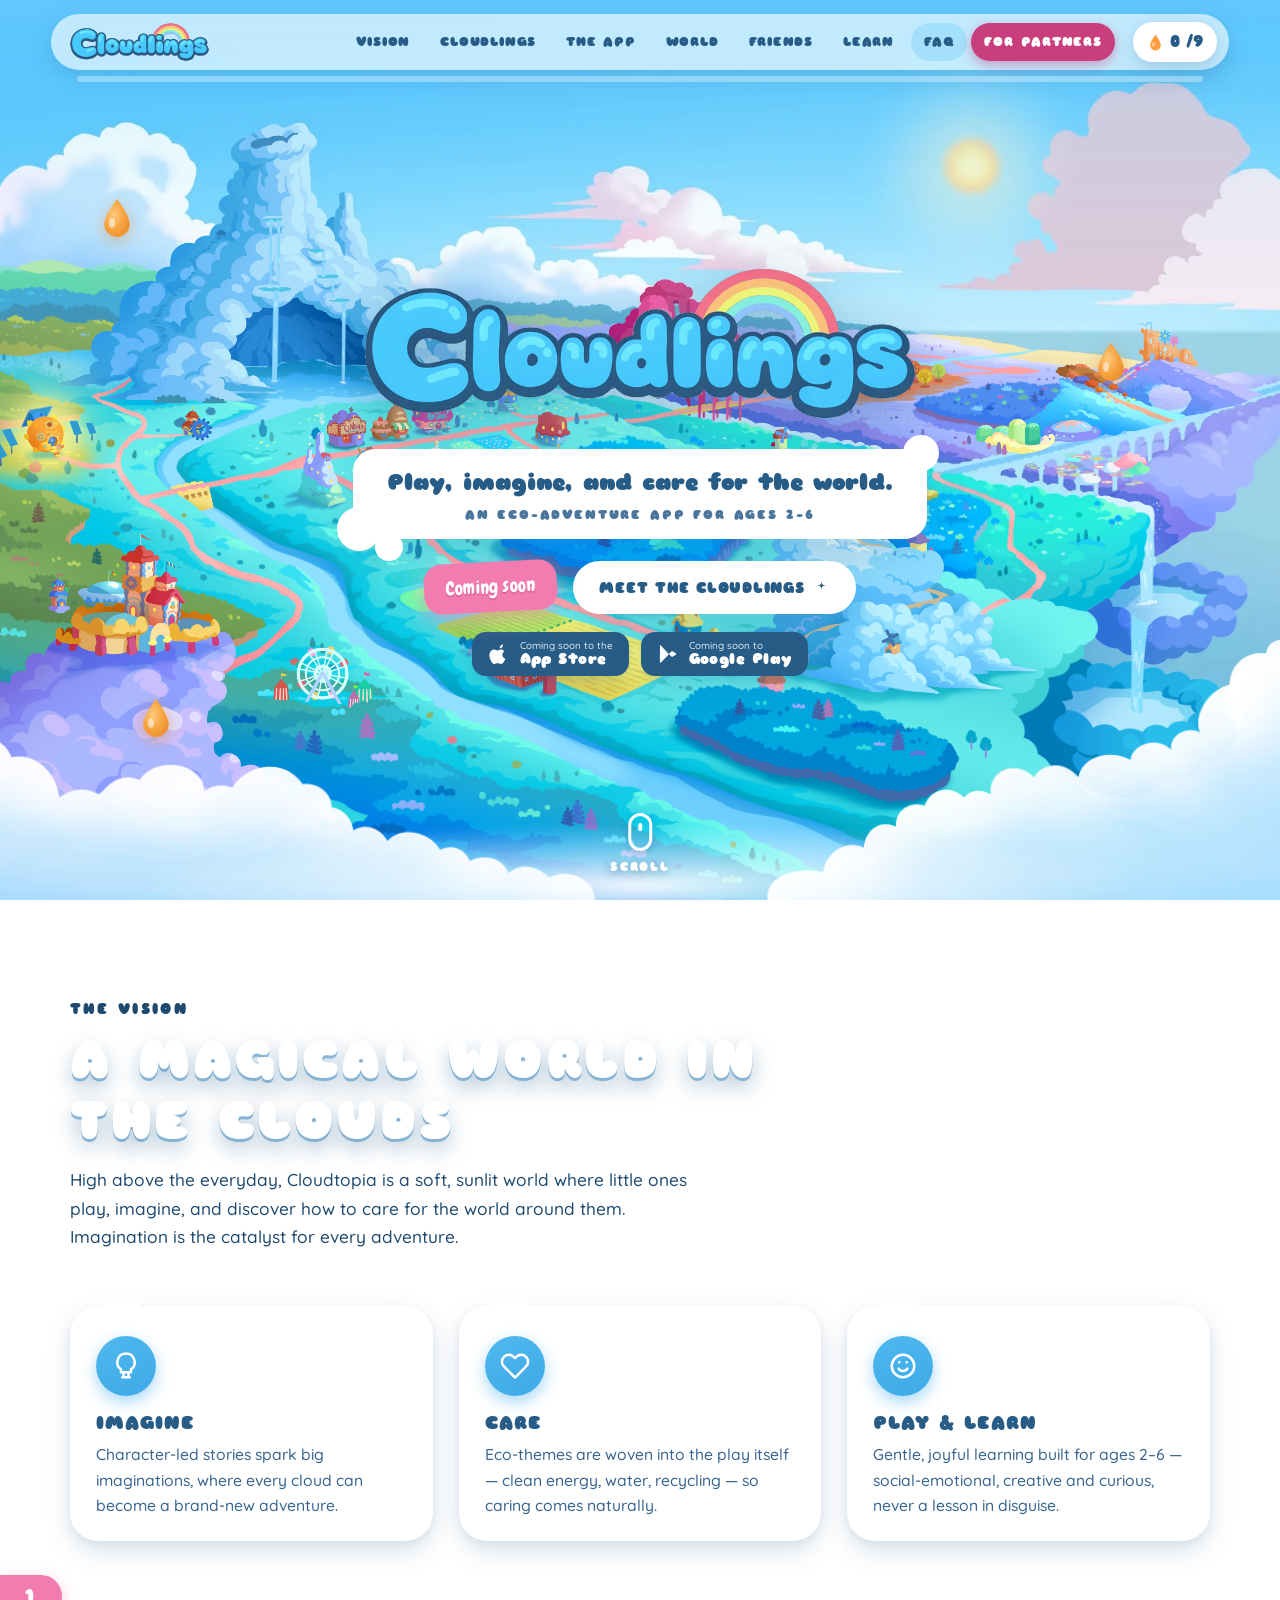
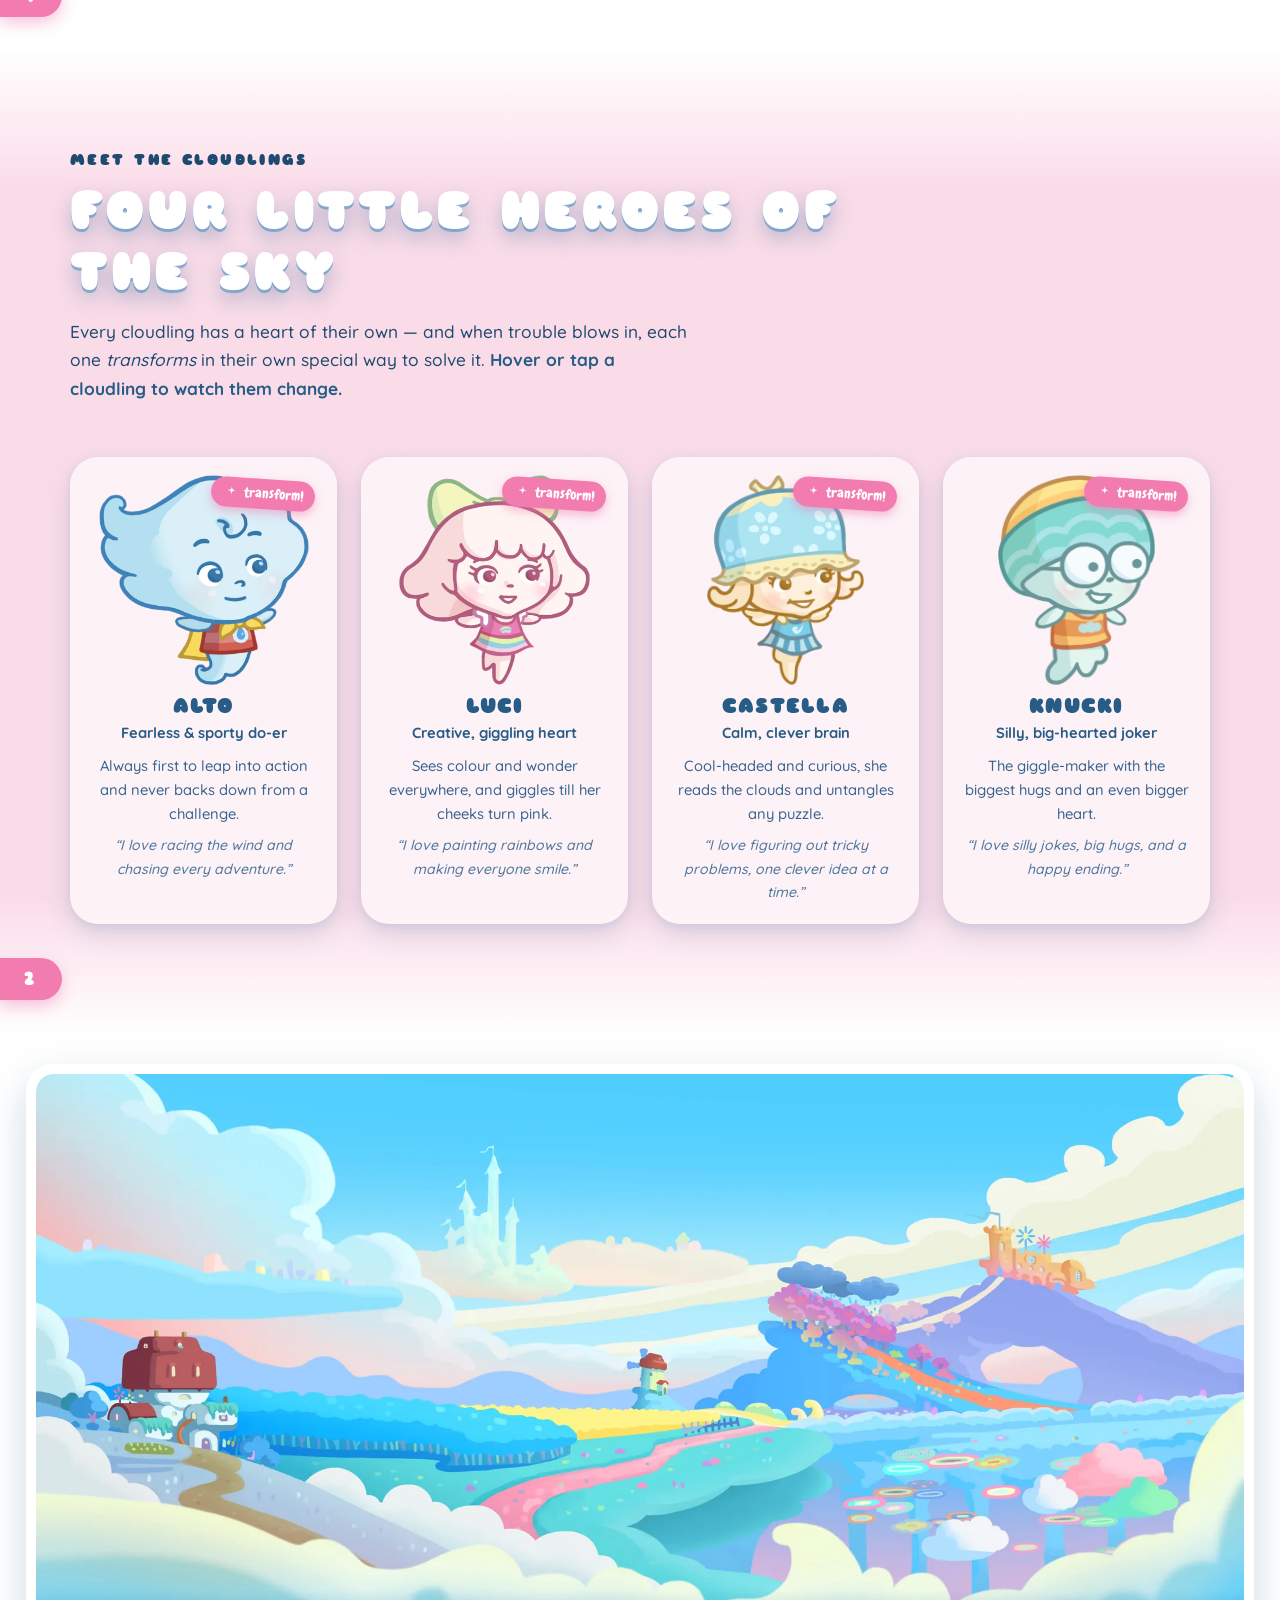
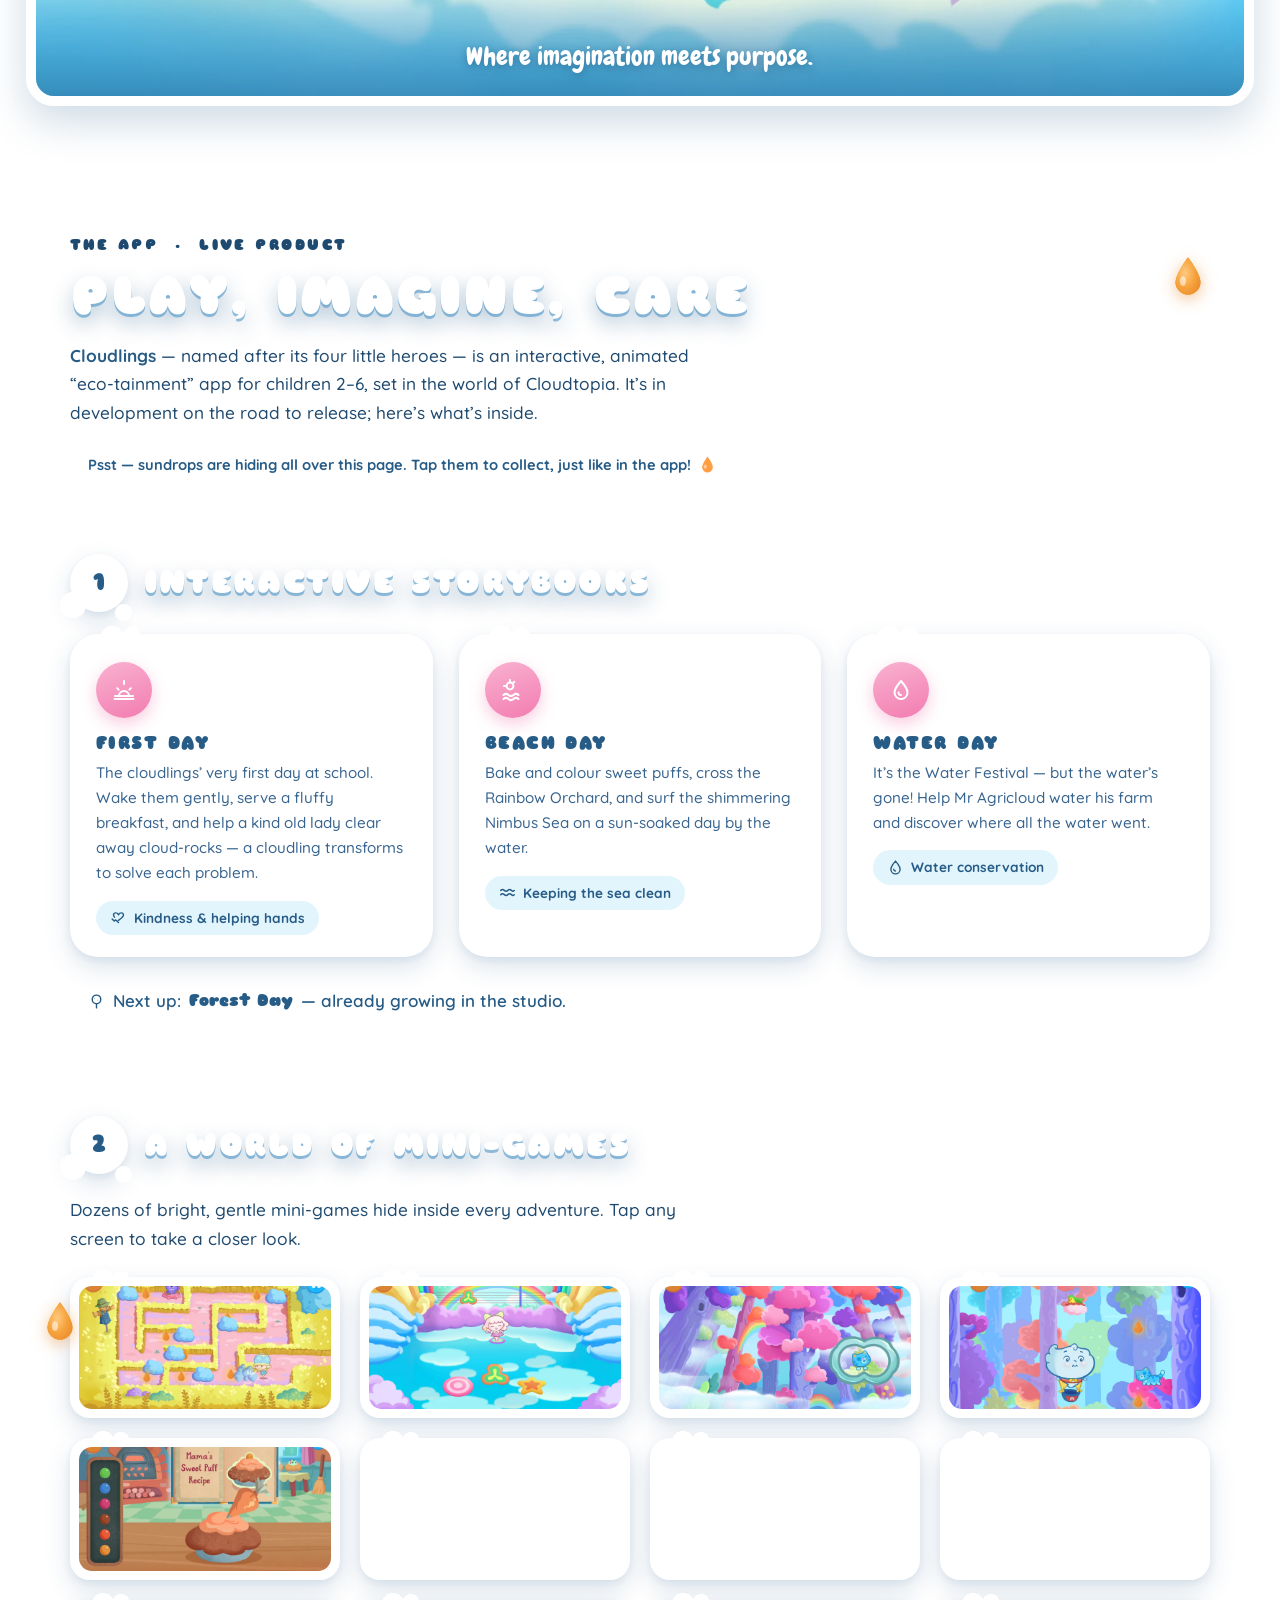
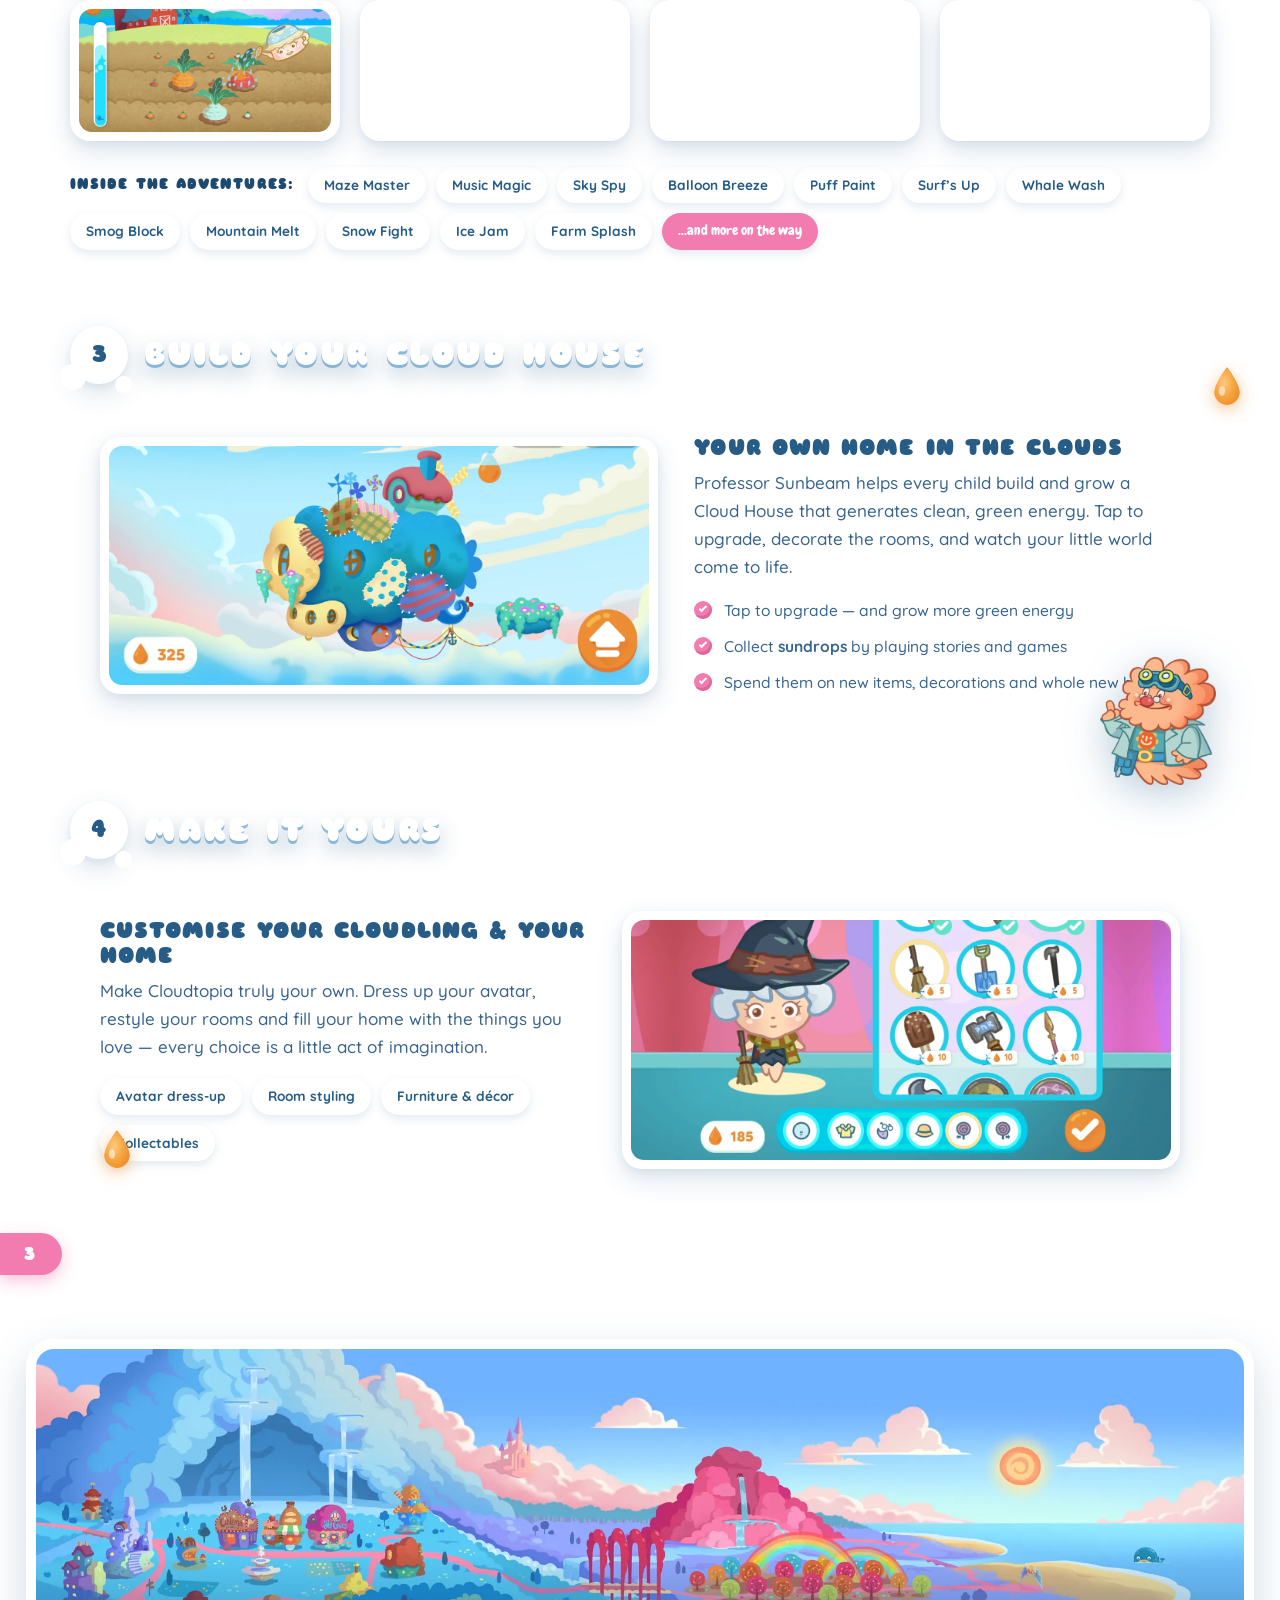
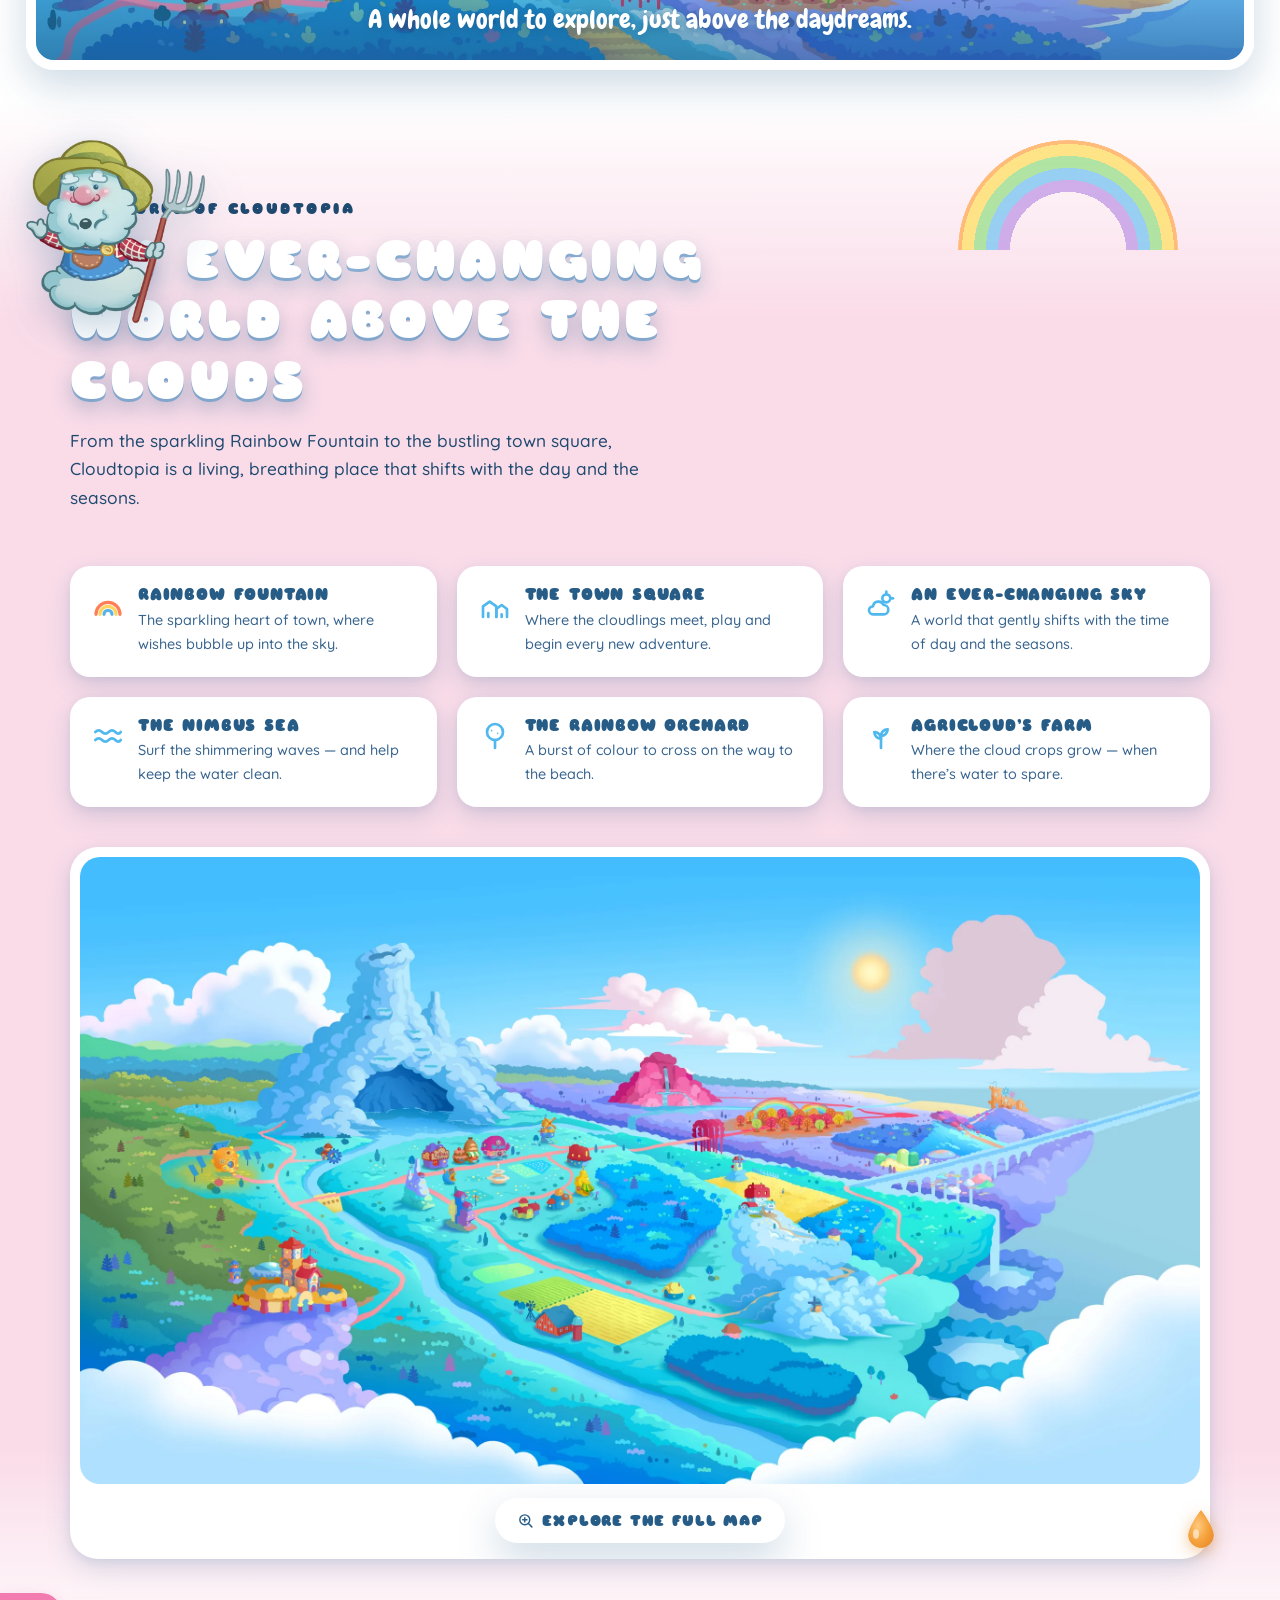
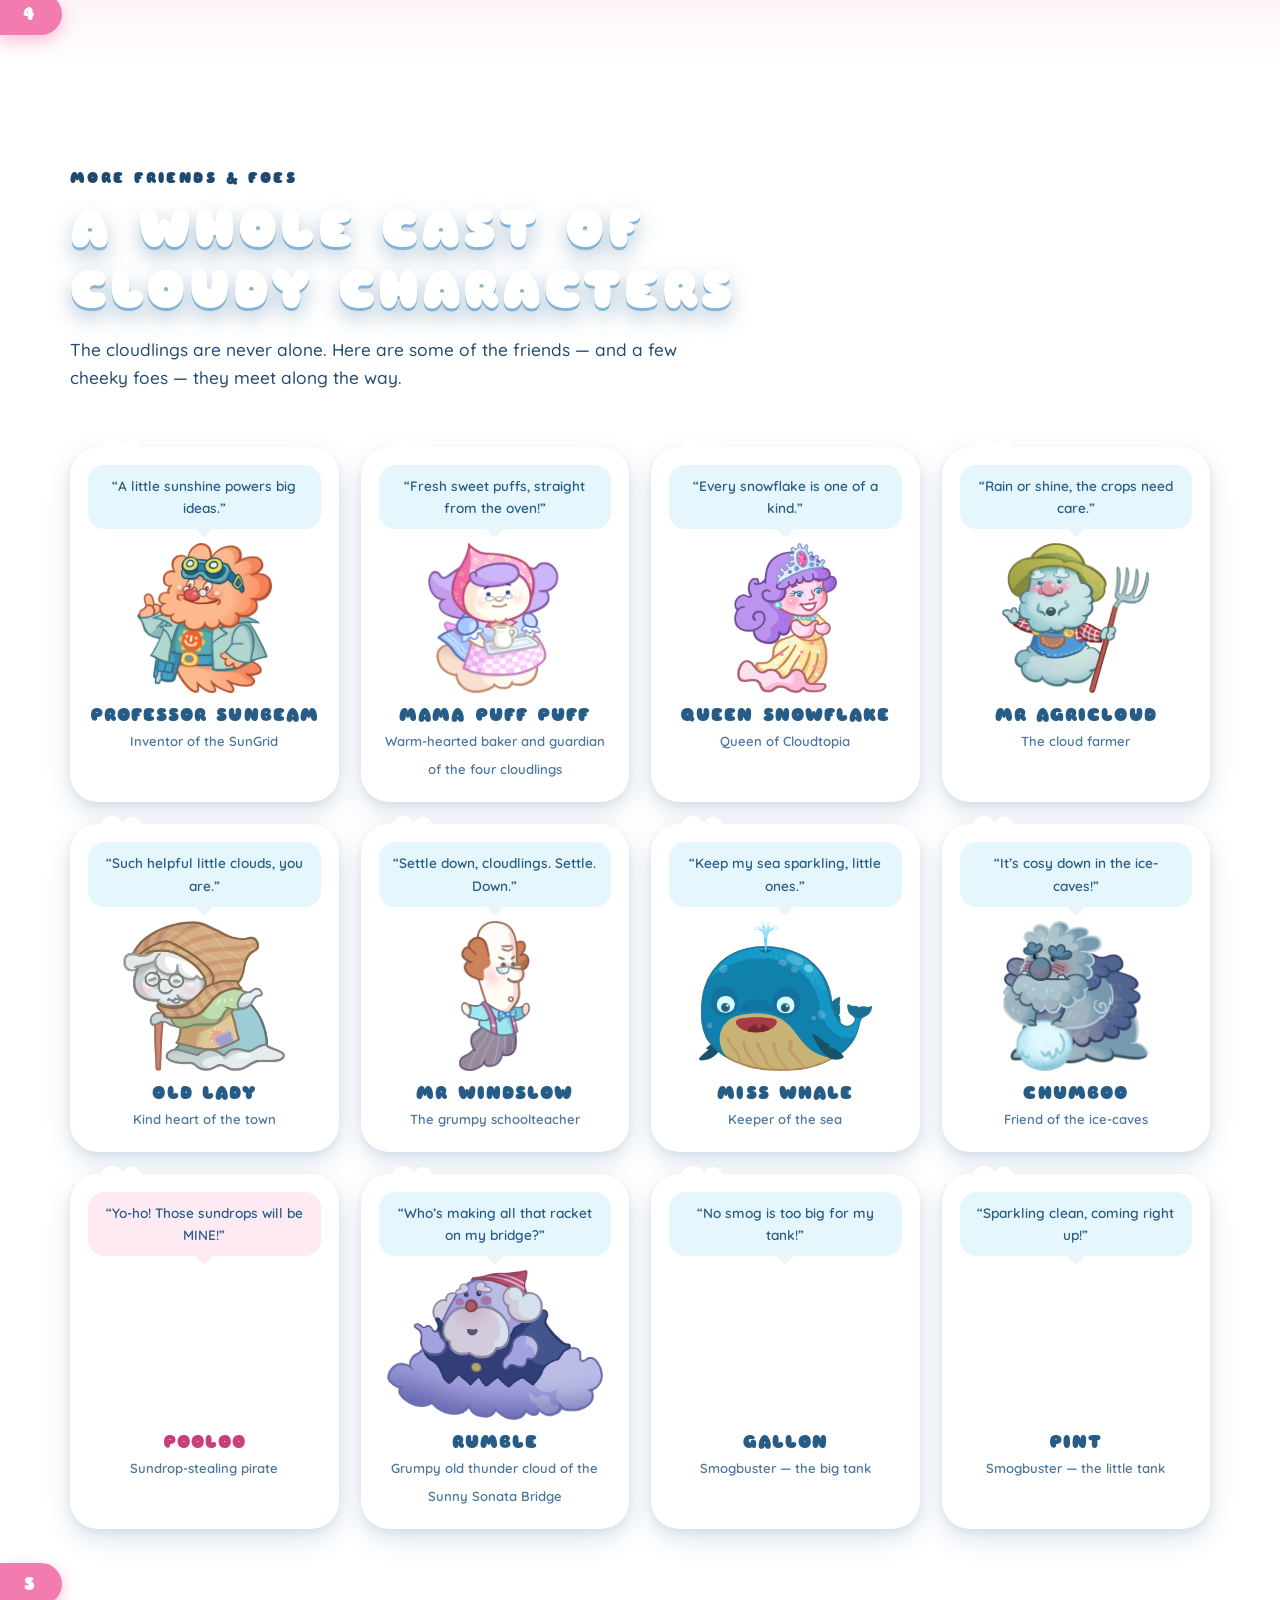
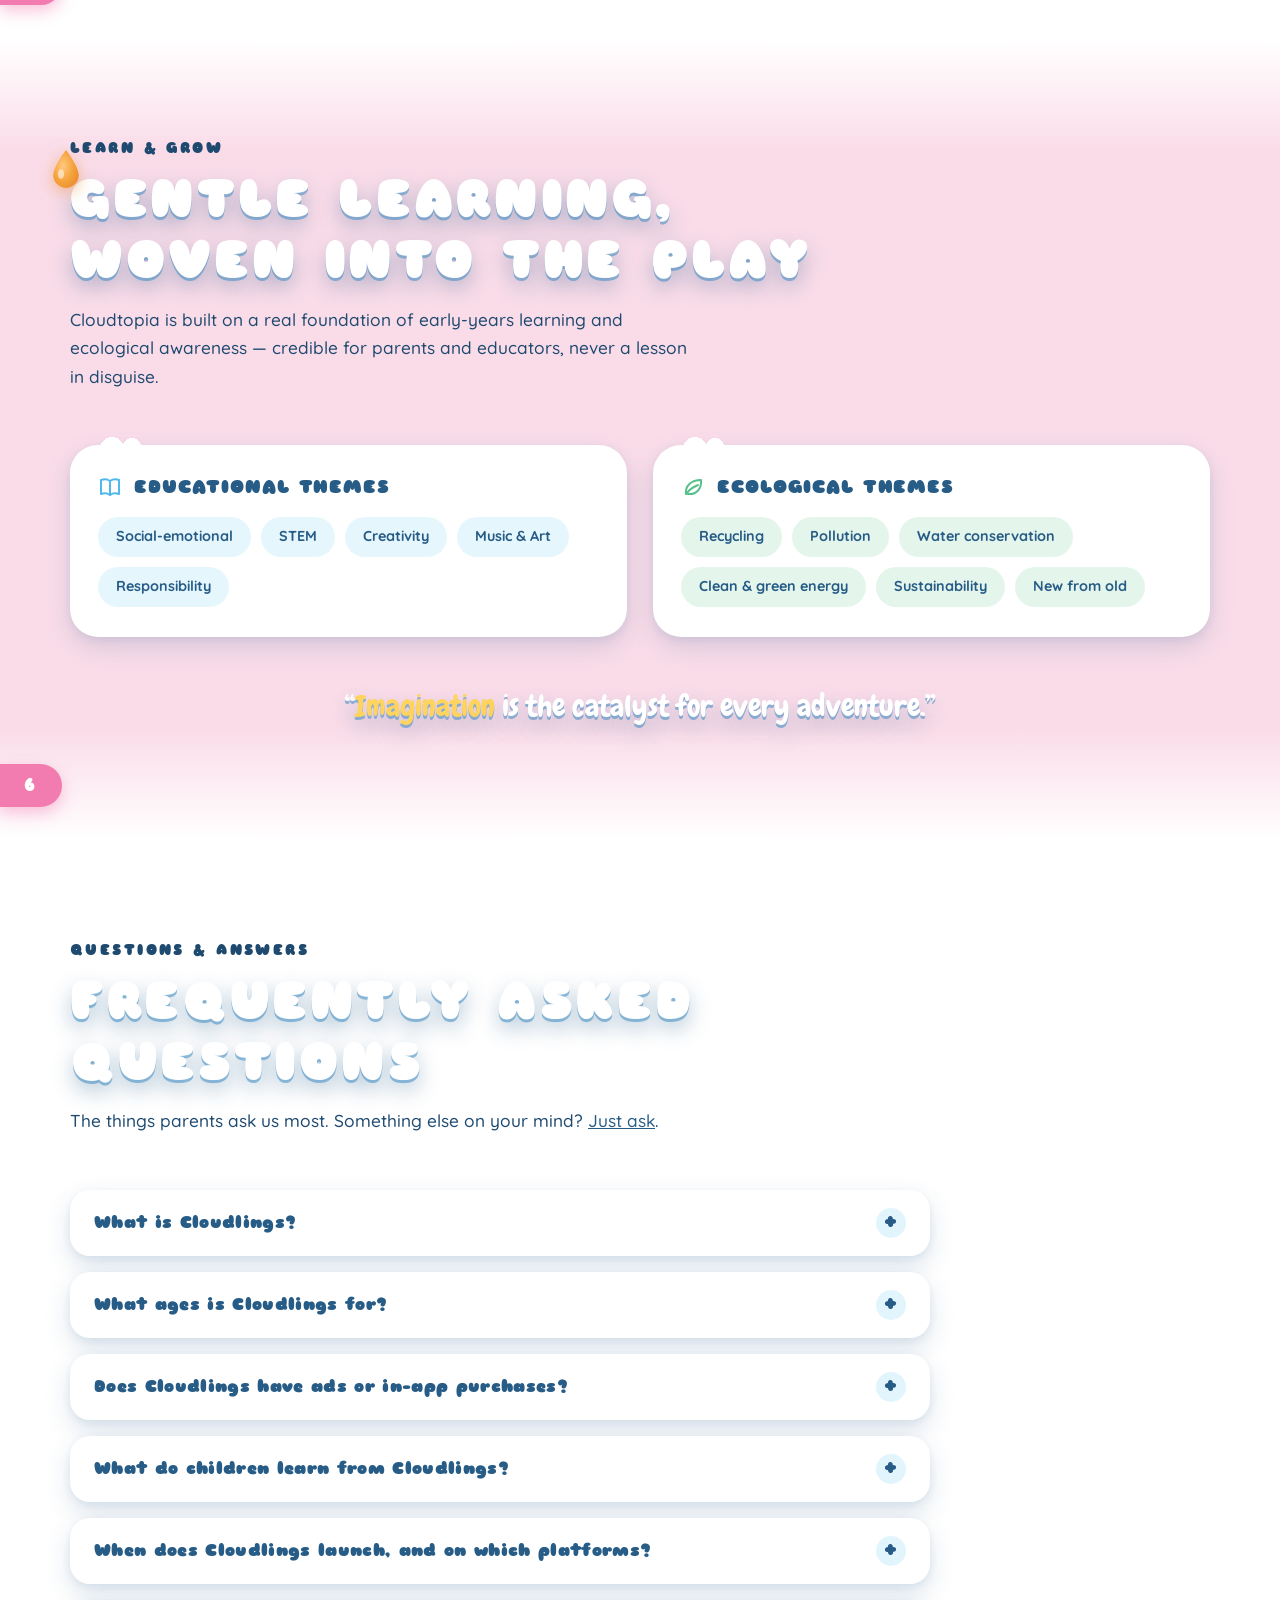
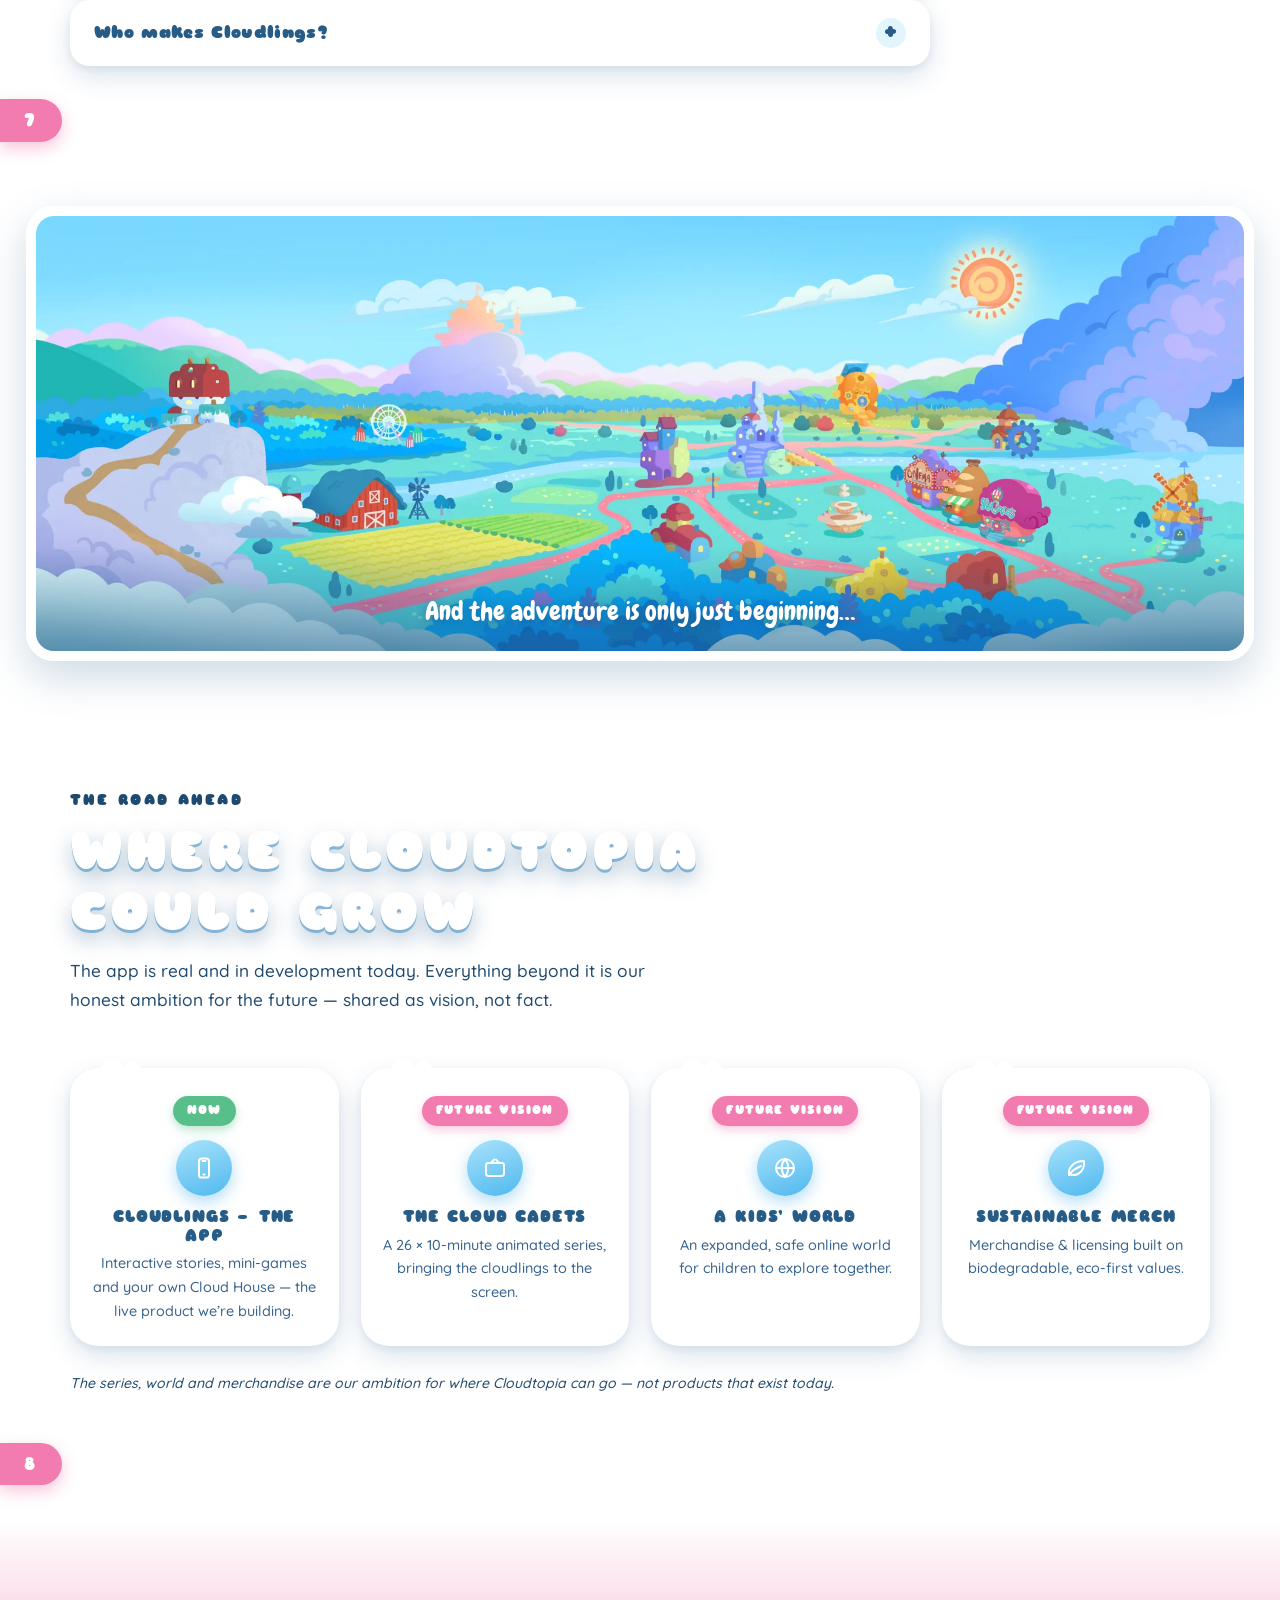
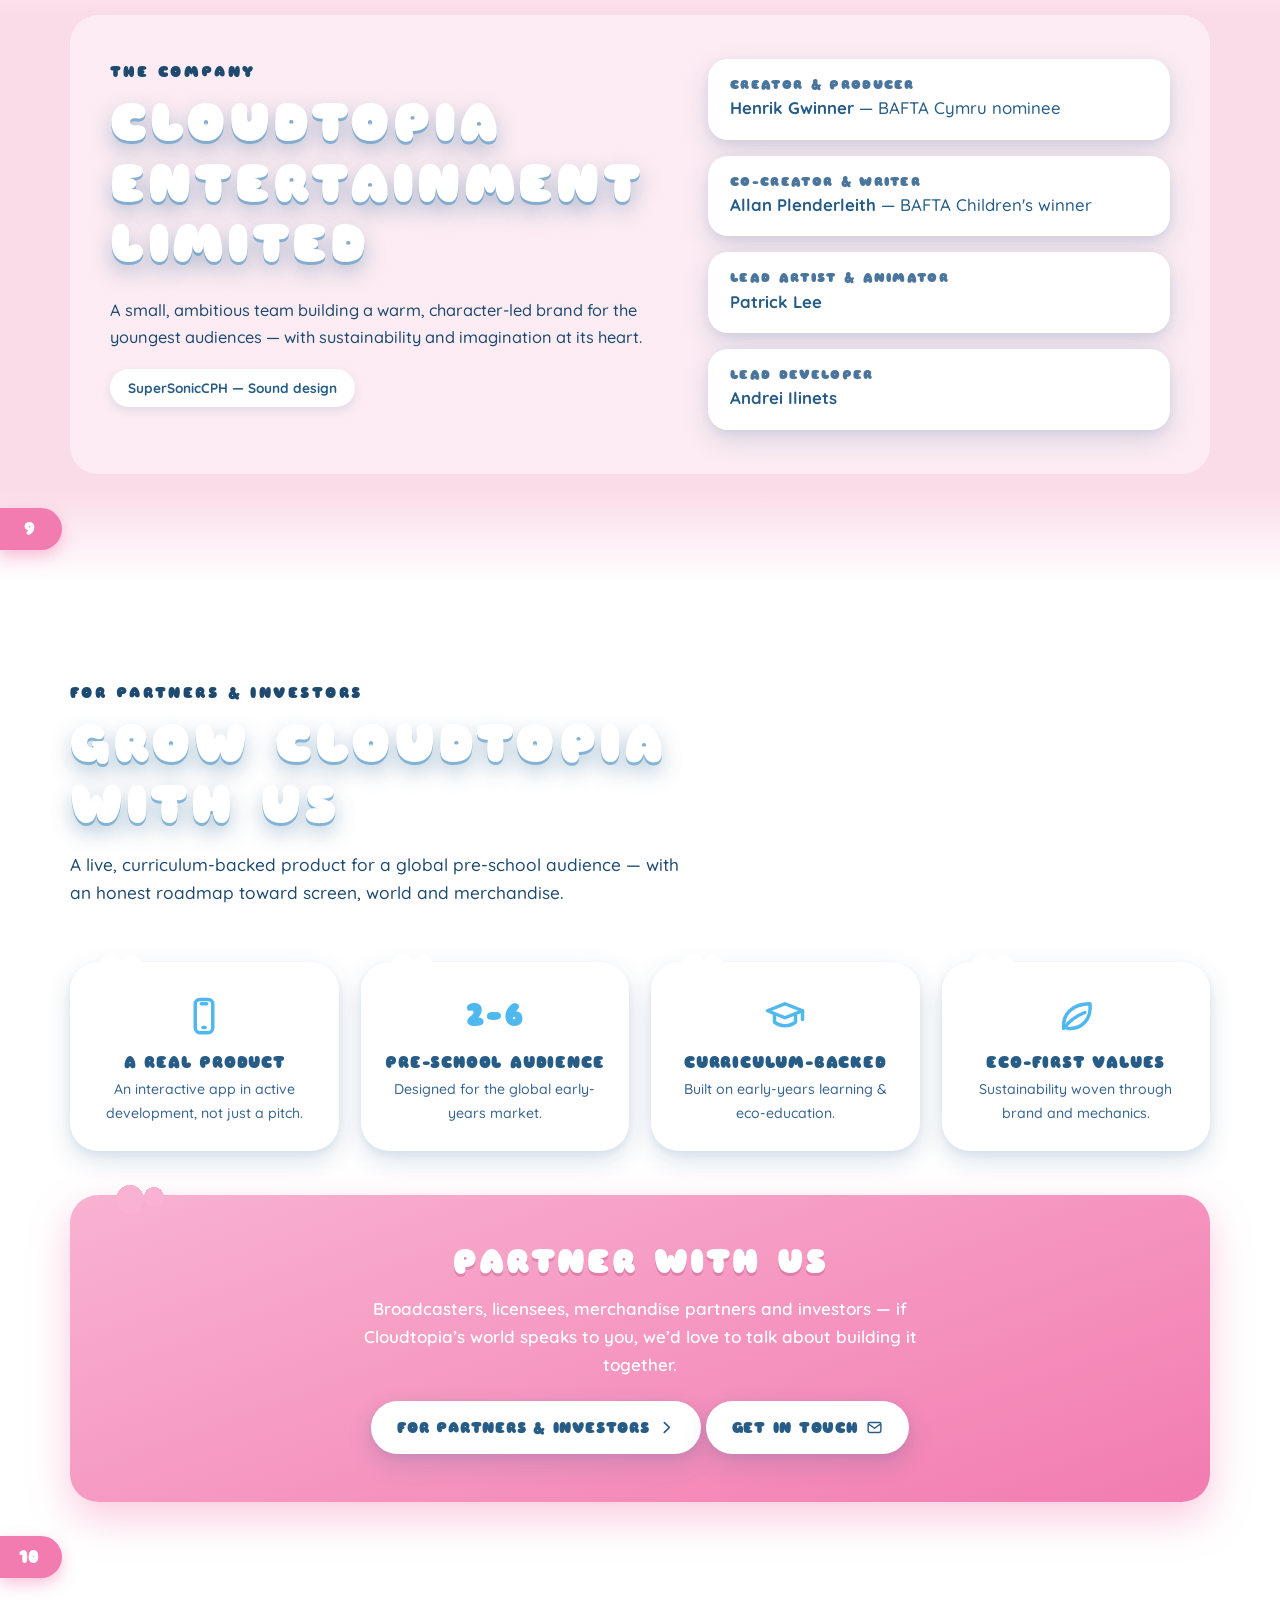
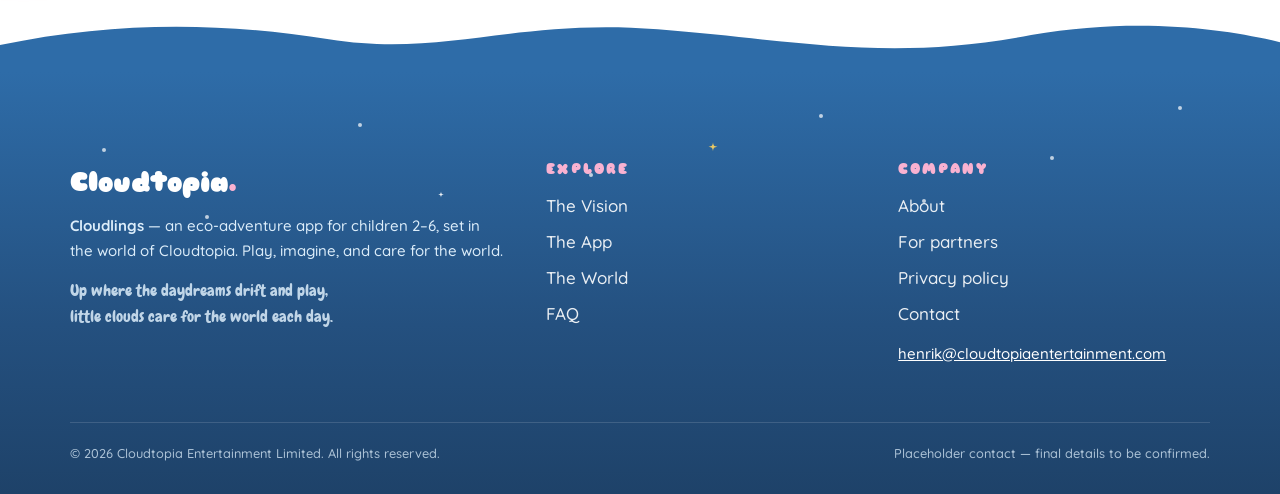
<file: index.html>
<!DOCTYPE html>
<html lang="en">
<head>
<meta charset="UTF-8">
<meta name="viewport" content="width=device-width, initial-scale=1.0">
<title>Cloudlings — Eco-Adventure App for Kids 2–6 | Cloudtopia Entertainment</title>
<meta name="description" content="Cloudlings is an eco-adventure app for kids aged 2–6: interactive storybooks, gentle educational mini-games and your own Cloud House in the magical world of Cloudtopia. Coming soon.">
<meta name="theme-color" content="#5FC5F1">
<meta name="color-scheme" content="light">
<link rel="canonical" href="https://cloudtopiaentertainment.com/">
<!-- Icons -->
<link rel="icon" href="assets/favicon.svg" type="image/svg+xml">
<link rel="icon" href="assets/favicon.png" sizes="32x32" type="image/png">
<link rel="apple-touch-icon" href="assets/apple-touch-icon.png">
<link rel="manifest" href="site.webmanifest">
<!-- Open Graph -->
<meta property="og:title" content="Cloudlings — Eco-Adventure App for Kids 2–6">
<meta property="og:description" content="Interactive storybooks, gentle mini-games and your own Cloud House in the magical world of Cloudtopia. For children aged 2–6 — coming soon.">
<meta property="og:type" content="website">
<meta property="og:url" content="https://cloudtopiaentertainment.com/">
<meta property="og:site_name" content="Cloudtopia Entertainment">
<meta property="og:locale" content="en_US">
<meta property="og:image" content="https://cloudtopiaentertainment.com/assets/img/og_cover.jpg">
<meta property="og:image:width" content="1200">
<meta property="og:image:height" content="630">
<meta property="og:image:alt" content="Cloudlings — an eco-adventure app for children, set in the cloud world of Cloudtopia">
<!-- Twitter -->
<meta name="twitter:card" content="summary_large_image">
<meta name="twitter:title" content="Cloudlings — Eco-Adventure App for Kids 2–6">
<meta name="twitter:description" content="Interactive storybooks, gentle mini-games and your own Cloud House in the magical world of Cloudtopia. For children aged 2–6 — coming soon.">
<meta name="twitter:image" content="https://cloudtopiaentertainment.com/assets/img/og_cover.jpg">
<!-- Structured data -->
<script type="application/ld+json">
{
  "@context": "https://schema.org",
  "@graph": [
    {
      "@type": "WebSite",
      "@id": "https://cloudtopiaentertainment.com/#website",
      "url": "https://cloudtopiaentertainment.com/",
      "name": "Cloudtopia Entertainment",
      "alternateName": "Cloudlings",
      "inLanguage": "en",
      "publisher": { "@id": "https://cloudtopiaentertainment.com/#org" }
    },
    {
      "@type": "Organization",
      "@id": "https://cloudtopiaentertainment.com/#org",
      "name": "Cloudtopia Entertainment Limited",
      "url": "https://cloudtopiaentertainment.com/",
      "logo": "https://cloudtopiaentertainment.com/assets/img/logo_cloudlings.png",
      "description": "A children's entertainment company building Cloudtopia — a warm, character-led eco-adventure brand for ages 2–6.",
      "email": "henrik@cloudtopiaentertainment.com"
    },
    {
      "@type": "SoftwareApplication",
      "name": "Cloudlings",
      "url": "https://cloudtopiaentertainment.com/",
      "applicationCategory": "GameApplication",
      "applicationSubCategory": "Educational children's game",
      "operatingSystem": "iOS, Android",
      "inLanguage": "en",
      "description": "Cloudlings is an eco-adventure app for children aged 2–6, set in the world of Cloudtopia: interactive storybooks, mini-games, and your own Cloud House in the sky.",
      "keywords": "kids app, educational app, eco app for kids, preschool games, toddler games, interactive storybook, children 2-6, environmental education",
      "image": "https://cloudtopiaentertainment.com/assets/img/og_cover.jpg",
      "screenshot": [
        "https://cloudtopiaentertainment.com/assets/img/game_1-1.webp",
        "https://cloudtopiaentertainment.com/assets/img/game_2-2.webp",
        "https://cloudtopiaentertainment.com/assets/img/room_house.webp"
      ],
      "publisher": { "@id": "https://cloudtopiaentertainment.com/#org" },
      "isPartOf": "Cloudtopia",
      "audience": { "@type": "PeopleAudience", "suggestedMinAge": 2, "suggestedMaxAge": 6 },
      "offers": { "@type": "Offer", "availability": "https://schema.org/PreOrder", "price": "0", "priceCurrency": "USD" }
    }
  ]
}
</script>
<script type="application/ld+json">
{
  "@context": "https://schema.org",
  "@type": "FAQPage",
  "mainEntity": [
    {
      "@type": "Question",
      "name": "What is Cloudlings?",
      "acceptedAnswer": { "@type": "Answer", "text": "Cloudlings is a story-driven eco-adventure app for young children, set in the magical cloud world of Cloudtopia. Through interactive storybooks, gentle mini-games and their own Cloud House, children play alongside four little heroes — Alto, Luci, Castella and Knucki — and discover how small actions can make a big difference." }
    },
    {
      "@type": "Question",
      "name": "What ages is Cloudlings for?",
      "acceptedAnswer": { "@type": "Answer", "text": "Cloudlings is designed for children aged 2–6. It's built for little hands first, but made to be enjoyed together — easy for children to explore on their own and intuitive for parents to join in." }
    },
    {
      "@type": "Question",
      "name": "Does Cloudlings have ads or in-app purchases?",
      "acceptedAnswer": { "@type": "Answer", "text": "No. Cloudlings has no ads and no in-app purchases — just safe, curated content. Privacy-first design is one of our core values." }
    },
    {
      "@type": "Question",
      "name": "What do children learn from Cloudlings?",
      "acceptedAnswer": { "@type": "Answer", "text": "Through play, storytelling and exploration, children learn about empathy, creativity and caring for the planet — themes like recycling, water conservation and clean energy are woven into the adventures themselves. It's gentle, joyful learning: never a lesson in disguise." }
    },
    {
      "@type": "Question",
      "name": "When does Cloudlings launch, and on which platforms?",
      "acceptedAnswer": { "@type": "Answer", "text": "Cloudlings is in active development and is coming to the App Store (iOS) and Google Play (Android). Launch news will be announced on cloudtopiaentertainment.com." }
    },
    {
      "@type": "Question",
      "name": "Who makes Cloudlings?",
      "acceptedAnswer": { "@type": "Answer", "text": "Cloudlings is made by Cloudtopia Entertainment Limited — a small, award-winning team with years of experience in animation, game design and children's storytelling, including a BAFTA Children's award winner." }
    }
  ]
}
</script>

<link rel="preload" as="font" href="assets/fonts/sniglet-800-latin.woff2" type="font/woff2" crossorigin>
<link rel="preload" as="font" href="assets/fonts/quicksand-500-latin.woff2" type="font/woff2" crossorigin>
<link rel="stylesheet" href="css/fonts.css">
<!-- the hero's LCP background image — preloaded so it doesn't wait for CSS parsing;
     one preload per viewport bracket, matching the .hero media queries -->
<link rel="preload" as="image" href="assets/img/map_hero_1280.webp" media="(max-width: 768px)" fetchpriority="high">
<link rel="preload" as="image" href="assets/img/map_hero_2048.webp" media="(min-width: 769px) and (max-width: 1440px)" fetchpriority="high">
<link rel="preload" as="image" href="assets/img/map_hero.webp" media="(min-width: 1441px)" fetchpriority="high">
<noscript><style>.reveal { opacity: 1 !important; transform: none !important; }</style></noscript>
<link rel="stylesheet" href="css/styles.css">
<script src="js/main.js" defer></script>
<script src="js/map-anim.js" defer></script>
</head>
<body>

<a class="skip-link" href="#vision">Skip to content</a>

<!-- ============ ICON SPRITE (cohesive rounded set, reused via <use>) ============ -->
<svg class="sprite" aria-hidden="true" focusable="false" xmlns="http://www.w3.org/2000/svg" style="position:absolute;width:0;height:0;overflow:hidden">
  <defs>
    <!-- stroke-based symbols: 24x24, round caps/joins, currentColor -->
    <symbol id="ic-sunrise" viewBox="0 0 24 24" fill="none" stroke="currentColor" stroke-width="2" stroke-linecap="round" stroke-linejoin="round">
      <path d="M17 18a5 5 0 0 0-10 0"/><line x1="3" y1="18" x2="21" y2="18"/><line x1="12" y1="3" x2="12" y2="6"/><line x1="5.2" y1="10.2" x2="6.6" y2="11.6"/><line x1="18.8" y1="10.2" x2="17.4" y2="11.6"/><line x1="2.5" y1="21" x2="21.5" y2="21"/>
    </symbol>
    <symbol id="ic-beach" viewBox="0 0 24 24" fill="none" stroke="currentColor" stroke-width="2" stroke-linecap="round" stroke-linejoin="round">
      <circle cx="9" cy="8" r="3.4"/><line x1="9" y1="2" x2="9" y2="3.4"/><line x1="4.4" y1="8" x2="3" y2="8"/><line x1="12.3" y1="4.8" x2="13.3" y2="3.8"/><path d="M2.5 17q2.5-2.2 5-0t5 0t5 0"/><path d="M2.5 21q2.5-2.2 5 0t5 0t5 0"/>
    </symbol>
    <symbol id="ic-drop" viewBox="0 0 24 24" fill="none" stroke="currentColor" stroke-width="2" stroke-linecap="round" stroke-linejoin="round">
      <path d="M12 3c0 0-6.5 7.3-6.5 11.5a6.5 6.5 0 0 0 13 0C18.5 10.3 12 3 12 3Z"/><path d="M9.5 14.5a2.5 2.5 0 0 0 2.5 2.5"/>
    </symbol>
    <symbol id="ic-heart" viewBox="0 0 24 24" fill="none" stroke="currentColor" stroke-width="2" stroke-linecap="round" stroke-linejoin="round">
      <path d="M20.84 4.61a5.5 5.5 0 0 0-7.78 0L12 5.67l-1.06-1.06a5.5 5.5 0 0 0-7.78 7.78l1.06 1.06L12 21.23l7.78-7.78 1.06-1.06a5.5 5.5 0 0 0 0-7.78z"/>
    </symbol>
    <symbol id="ic-wave" viewBox="0 0 24 24" fill="none" stroke="currentColor" stroke-width="2" stroke-linecap="round" stroke-linejoin="round">
      <path d="M2.5 9q2.5-2.5 5 0t5 0t5 0t4 0"/><path d="M2.5 15q2.5-2.5 5 0t5 0t5 0t4 0"/>
    </symbol>
    <symbol id="ic-rainbow" viewBox="0 0 24 24" fill="none" stroke-width="2.4" stroke-linecap="round">
      <path d="M3 19a9 9 0 0 1 18 0" stroke="#FF7E55"/><path d="M6 19a6 6 0 0 1 12 0" stroke="#FFD45E"/><path d="M9 19a3 3 0 0 1 6 0" stroke="#5BB4E5"/>
    </symbol>
    <symbol id="ic-town" viewBox="0 0 24 24" fill="none" stroke="currentColor" stroke-width="2" stroke-linecap="round" stroke-linejoin="round">
      <path d="M3 21V13l5-3.5L13 13v8"/><path d="M13 21v-6l4-3 4 3v6"/><path d="M7 21v-3M17 21v-2"/>
    </symbol>
    <symbol id="ic-sky" viewBox="0 0 24 24" fill="none" stroke="currentColor" stroke-width="2" stroke-linecap="round" stroke-linejoin="round">
      <circle cx="16" cy="7" r="3"/><line x1="16" y1="2" x2="16" y2="3"/><line x1="20" y1="7" x2="21" y2="7"/><path d="M6 19a3 3 0 0 1 0-6 4.2 4.2 0 0 1 8-1 3.2 3.2 0 0 1 0 7Z"/>
    </symbol>
    <symbol id="ic-tree" viewBox="0 0 24 24" fill="none" stroke="currentColor" stroke-width="2" stroke-linecap="round" stroke-linejoin="round">
      <path d="M12 21v-6"/><circle cx="12" cy="9" r="6"/><circle cx="9.5" cy="8" r="0.6" fill="currentColor" stroke="none"/><circle cx="14" cy="10" r="0.6" fill="currentColor" stroke="none"/>
    </symbol>
    <symbol id="ic-sprout" viewBox="0 0 24 24" fill="none" stroke="currentColor" stroke-width="2" stroke-linecap="round" stroke-linejoin="round">
      <path d="M12 21v-9"/><path d="M12 14C9.2 14 7 11.8 7 9c2.8 0 5 2.2 5 5Z"/><path d="M12 12c0-2.8 2.2-5 5-5 0 2.8-2.2 5-5 5Z"/>
    </symbol>
    <symbol id="ic-phone" viewBox="0 0 24 24" fill="none" stroke="currentColor" stroke-width="2" stroke-linecap="round" stroke-linejoin="round">
      <rect x="7" y="2.5" width="10" height="19" rx="2.6"/><line x1="10.5" y1="5" x2="13.5" y2="5"/><line x1="11.4" y1="18.5" x2="12.6" y2="18.5"/>
    </symbol>
    <symbol id="ic-tv" viewBox="0 0 24 24" fill="none" stroke="currentColor" stroke-width="2" stroke-linecap="round" stroke-linejoin="round">
      <rect x="3" y="7" width="18" height="13" rx="2.4"/><path d="M8 7 11 3.6M16 7 13 3.6"/>
    </symbol>
    <symbol id="ic-globe" viewBox="0 0 24 24" fill="none" stroke="currentColor" stroke-width="2" stroke-linecap="round" stroke-linejoin="round">
      <circle cx="12" cy="12" r="9"/><path d="M3 12h18"/><path d="M12 3a14 14 0 0 1 0 18 14 14 0 0 1 0-18Z"/>
    </symbol>
    <symbol id="ic-leaf" viewBox="0 0 24 24" fill="none" stroke="currentColor" stroke-width="2" stroke-linecap="round" stroke-linejoin="round">
      <path d="M5 19c-1-8 5-14 15-14 1 9-5 15-13 14"/><path d="M5 19C8 15 12 12 17 10"/>
    </symbol>
    <symbol id="ic-book" viewBox="0 0 24 24" fill="none" stroke="currentColor" stroke-width="2" stroke-linecap="round" stroke-linejoin="round">
      <path d="M12 6C9.6 4.3 6 4 3 5v14c3-1 6.6-.7 9 1 2.4-1.7 6-2 9-1V5c-3-1-6.6-.7-9 1Z"/><path d="M12 6v14"/>
    </symbol>
    <symbol id="ic-grad" viewBox="0 0 24 24" fill="none" stroke="currentColor" stroke-width="2" stroke-linecap="round" stroke-linejoin="round">
      <path d="M2 9 12 5l10 4-10 4Z"/><path d="M6 11v4.5c0 0 2.5 2 6 2s6-2 6-2V11"/><path d="M22 9v5"/>
    </symbol>
    <symbol id="ic-mail" viewBox="0 0 24 24" fill="none" stroke="currentColor" stroke-width="2" stroke-linecap="round" stroke-linejoin="round">
      <rect x="3" y="5" width="18" height="14" rx="2.4"/><path d="M3.5 7 12 13l8.5-6"/>
    </symbol>
    <symbol id="ic-hands" viewBox="0 0 24 24" fill="none" stroke="currentColor" stroke-width="2" stroke-linecap="round" stroke-linejoin="round">
      <path d="M12 8c.8-1.4 2.2-2.5 3.8-2.5C18 5.5 19 7 19 8.6c0 2.8-4.2 5.4-7 7.4"/><path d="M12 8c-.8-1.4-2.2-2.5-3.8-2.5C6 5.5 5 7 5 8.6c0 1 .5 2 1.3 2.9"/><path d="M3 14l3 3 2-1.6 2.4 2.1L12 19"/>
    </symbol>
    <symbol id="ic-sparkle" viewBox="0 0 24 24" fill="currentColor" stroke="none">
      <path d="M12 3c.5 4.6 1.4 5.5 6 6-4.6.5-5.5 1.4-6 6-.5-4.6-1.4-5.5-6-6 4.6-.5 5.5-1.4 6-6Z"/>
    </symbol>
    <symbol id="ic-sundrop" viewBox="0 0 24 32" fill="none" stroke="none">
      <path d="M12 1C12 1 2 14 2 21a10 10 0 0 0 20 0C22 14 12 1 12 1Z" fill="#FF9E42"/>
      <ellipse cx="8" cy="20" rx="2.4" ry="3.8" fill="#ffffff" opacity="0.55"/>
    </symbol>
    <symbol id="ic-close" viewBox="0 0 24 24" fill="none" stroke="currentColor" stroke-width="2.2" stroke-linecap="round">
      <path d="M6 6 18 18M18 6 6 18"/>
    </symbol>
    <symbol id="ic-chev-left" viewBox="0 0 24 24" fill="none" stroke="currentColor" stroke-width="2.4" stroke-linecap="round" stroke-linejoin="round">
      <path d="M15 5 8 12l7 7"/>
    </symbol>
    <symbol id="ic-chev-right" viewBox="0 0 24 24" fill="none" stroke="currentColor" stroke-width="2.4" stroke-linecap="round" stroke-linejoin="round">
      <path d="M9 5l7 7-7 7"/>
    </symbol>
    <symbol id="ic-expand" viewBox="0 0 24 24" fill="none" stroke="currentColor" stroke-width="2" stroke-linecap="round" stroke-linejoin="round">
      <path d="M14 4h6v6M20 4l-7 7M10 20H4v-6M4 20l7-7"/>
    </symbol>
    <symbol id="ic-zoom" viewBox="0 0 24 24" fill="none" stroke="currentColor" stroke-width="2" stroke-linecap="round" stroke-linejoin="round">
      <circle cx="11" cy="11" r="7"/><path d="M21 21l-4.4-4.4"/><path d="M8 11h6M11 8v6"/>
    </symbol>
  </defs>
</svg>

<!-- ============ AMBIENT ATMOSPHERE (drifts behind everything) ============ -->
<div class="atmosphere" aria-hidden="true">
  <span class="drift-cloud dc1"></span>
  <span class="drift-cloud dc2"></span>
  <span class="drift-cloud dc3"></span>
  <span class="drift-cloud dc4"></span>
  <span class="drift-cloud dc5"></span>
  <span class="drift-cloud dc6"></span>
</div>

<!-- ============ NAV ============ -->
<header class="nav" id="nav">
  <div class="container nav__inner">
    <a class="nav__brand" href="#top" aria-label="Cloudlings — Cloudtopia home"><img src="assets/img/logo_cloudlings.webp" alt="Cloudlings" width="141" height="40" decoding="async"></a>
    <nav class="nav__links" id="navLinks" aria-label="Primary">
      <a href="#vision">Vision</a>
      <a href="#cloudlings">Cloudlings</a>
      <a href="#app">The App</a>
      <a href="#world">World</a>
      <a href="#friends">Friends</a>
      <a href="#learn">Learn</a>
      <a href="#faq">FAQ</a>
      <a href="/partners/" class="is-cta">For partners</a>
    </nav>
    <span class="sun-score" id="sunScore" role="status">
      <svg class="ic ic--sm" viewBox="0 0 24 32"><use href="#ic-sundrop"/></svg>
      <b id="sunScoreNum">0</b><span id="sunScoreTotal">/9</span>
    </span>
    <button class="nav__toggle" id="navToggle" aria-label="Toggle menu" aria-expanded="false" aria-controls="navLinks">
      <span></span><span></span><span></span>
    </button>
  </div>
  <!-- rainbow trail: fills as you journey down through the sky -->
  <div class="sky-progress" aria-hidden="true"><span id="skyProgress"></span></div>
</header>

<main id="top">

<!-- ============ HERO ============ -->
<section class="hero" id="hero" aria-label="Cloudlings introduction">
  <canvas class="hero__map" id="heroMapCanvas" aria-hidden="true"></canvas>
  <div class="hero__inner">
    <h1 class="wordmark rise rise-1">
      <img src="assets/img/logo_cloudlings.webp" alt="Cloudlings" width="956" height="272" fetchpriority="high" decoding="async">
    </h1>
    <div class="hero__bar rise rise-2">
      <p class="hero__tagline">Play, imagine, and care for the world.</p>
      <p class="hero__sub">An eco-adventure app for ages 2–6</p>
    </div>

    <div class="hero__cta rise rise-4">
      <div class="hero__cta-row">
        <span class="pill-soon">Coming soon</span>
        <a class="btn btn--primary" href="#cloudlings">Meet the Cloudlings <svg class="ic ic--sm"><use href="#ic-sparkle"/></svg></a>
      </div>
      <div class="store-badges" aria-label="Coming soon to app stores">
        <span class="store-badge">
          <svg viewBox="0 0 24 24" fill="#fff" aria-hidden="true"><path d="M16.4 1.7c.1 1-.3 2-.9 2.8-.7.8-1.7 1.4-2.7 1.3-.1-1 .4-2 1-2.7.6-.8 1.7-1.4 2.6-1.4zM19 17.3c-.5 1.1-.7 1.6-1.3 2.6-.9 1.4-2.1 3.1-3.6 3.1-1.3 0-1.7-.9-3.5-.8-1.8 0-2.2.8-3.5.8-1.5 0-2.7-1.6-3.5-2.9-2.4-3.7-2.6-8-1.2-10.3 1-1.6 2.6-2.6 4.1-2.6 1.5 0 2.5.9 3.8.9 1.2 0 2-.9 3.8-.9 1.3 0 2.7.7 3.7 2-3.2 1.8-2.7 6.4 1 8.1z"/></svg>
          <span><small>Coming soon to the</small><b>App Store</b></span>
        </span>
        <span class="store-badge">
          <svg viewBox="0 0 24 24" aria-hidden="true"><path fill="#fff" d="M3.6 2.3c-.3.3-.4.7-.4 1.3v16.8c0 .6.1 1 .4 1.3l.1.1 9.4-9.4v-.2L3.7 2.2l-.1.1z"/><path fill="#fff" d="M16.3 15.2l-3.2-3.2v-.2l3.2-3.2.1.1 3.8 2.1c1.1.6 1.1 1.6 0 2.2l-3.8 2.2-.1.1z"/></svg>
          <span><small>Coming soon to</small><b>Google Play</b></span>
        </span>
      </div>
    </div>
  </div>

  <button class="sundrop sundrop--hero" data-sundrop aria-label="Collect a sundrop"></button>
  <button class="sundrop sundrop--hero2" data-sundrop aria-label="Collect a sundrop"></button>
  <button class="sundrop sundrop--hero3" data-sundrop aria-label="Collect a sundrop"></button>

  <div class="hero__scroll" aria-hidden="true">
    <span class="mouse"></span>
    Scroll
  </div>
</section>

<!-- ============ VISION ============ -->
<section class="section" id="vision" aria-labelledby="vision-h">
  <div class="container">
    <div class="section__head reveal">
      <span class="eyebrow">The Vision</span>
      <h2 id="vision-h">A magical world in the clouds</h2>
      <p class="lede">High above the everyday, Cloudtopia is a soft, sunlit world where little ones play, imagine, and discover how to care for the world around them. Imagination is the catalyst for every adventure.</p>
    </div>
    <div class="pillars">
      <div class="pillar reveal" data-delay="1">
        <div class="pillar__icon"><svg viewBox="0 0 24 24" fill="none" stroke="#fff" stroke-width="2" stroke-linecap="round" stroke-linejoin="round"><path d="M12 2a7 7 0 0 0-4 12.7V17h8v-2.3A7 7 0 0 0 12 2z"/><path d="M9 21h6M10 17v4M14 17v4"/></svg></div>
        <h3>Imagine</h3>
        <p>Character-led stories spark big imaginations, where every cloud can become a brand-new adventure.</p>
      </div>
      <div class="pillar reveal" data-delay="2">
        <div class="pillar__icon"><svg viewBox="0 0 24 24" fill="none" stroke="#fff" stroke-width="2" stroke-linecap="round" stroke-linejoin="round"><path d="M20.84 4.61a5.5 5.5 0 0 0-7.78 0L12 5.67l-1.06-1.06a5.5 5.5 0 0 0-7.78 7.78l1.06 1.06L12 21.23l7.78-7.78 1.06-1.06a5.5 5.5 0 0 0 0-7.78z"/></svg></div>
        <h3>Care</h3>
        <p>Eco-themes are woven into the play itself — clean energy, water, recycling — so caring comes naturally.</p>
      </div>
      <div class="pillar reveal" data-delay="3">
        <div class="pillar__icon"><svg viewBox="0 0 24 24" fill="none" stroke="#fff" stroke-width="2" stroke-linecap="round" stroke-linejoin="round"><circle cx="12" cy="12" r="9"/><path d="M9 9h.01M15 9h.01M8.5 14a4 4 0 0 0 7 0"/></svg></div>
        <h3>Play &amp; Learn</h3>
        <p>Gentle, joyful learning built for ages 2–6 — social-emotional, creative and curious, never a lesson in disguise.</p>
      </div>
    </div>
  </div>
</section>

<!-- ============ CLOUDLINGS ============ -->
<section class="section section--tint" id="cloudlings" aria-labelledby="cloud-h">
  <div class="container">
    <div class="section__head reveal">
      <span class="eyebrow">Meet the Cloudlings</span>
      <h2 id="cloud-h">Four little heroes of the sky</h2>
      <p class="lede">Every cloudling has a heart of their own — and when trouble blows in, each one <em>transforms</em> in their own special way to solve it. <strong>Hover or tap a cloudling to watch them change.</strong></p>
    </div>
    <div class="cloudlings">
      <article class="cloudling cloudling--alto reveal" data-delay="1" tabindex="0" data-transform>
        <div class="cloudling__art">
          <span class="transform-hint"><svg class="ic ic--sm"><use href="#ic-sparkle"/></svg> transform!</span>
          <img class="pose pose--base" src="assets/img/alto_happy.webp" alt="Alto, the fearless sporty cloudling, smiling" width="700" height="700" loading="lazy" decoding="async">
          <img class="pose pose--transform" src="assets/img/alto_transform.webp" alt="" aria-hidden="true" width="463" height="982" loading="lazy" decoding="async">
        </div>
        <h3>Alto</h3>
        <p class="cloudling__role">Fearless &amp; sporty do-er</p>
        <p>Always first to leap into action and never backs down from a challenge.</p>
        <p class="cloudling__love">“I love racing the wind and chasing every adventure.”</p>
      </article>
      <article class="cloudling cloudling--luci reveal" data-delay="2" tabindex="0" data-transform>
        <div class="cloudling__art">
          <span class="transform-hint"><svg class="ic ic--sm"><use href="#ic-sparkle"/></svg> transform!</span>
          <img class="pose pose--base" src="assets/img/luci_happy.webp" alt="Luci, the creative giggling cloudling, smiling" width="700" height="769" loading="lazy" decoding="async">
          <img class="pose pose--transform" src="assets/img/luci_action.webp" alt="" aria-hidden="true" width="700" height="640" loading="lazy" decoding="async">
        </div>
        <h3>Luci</h3>
        <p class="cloudling__role">Creative, giggling heart</p>
        <p>Sees colour and wonder everywhere, and giggles till her cheeks turn pink.</p>
        <p class="cloudling__love">“I love painting rainbows and making everyone smile.”</p>
      </article>
      <article class="cloudling cloudling--castella reveal" data-delay="3" tabindex="0" data-transform>
        <div class="cloudling__art">
          <span class="transform-hint"><svg class="ic ic--sm"><use href="#ic-sparkle"/></svg> transform!</span>
          <img class="pose pose--base" src="assets/img/castella_happy.webp" alt="Castella, the calm clever cloudling, smiling" width="700" height="937" loading="lazy" decoding="async">
          <img class="pose pose--transform" src="assets/img/castella_transform.webp" alt="" aria-hidden="true" width="700" height="514" loading="lazy" decoding="async">
        </div>
        <h3>Castella</h3>
        <p class="cloudling__role">Calm, clever brain</p>
        <p>Cool-headed and curious, she reads the clouds and untangles any puzzle.</p>
        <p class="cloudling__love">“I love figuring out tricky problems, one clever idea at a time.”</p>
      </article>
      <article class="cloudling cloudling--knucki reveal" data-delay="4" tabindex="0" data-transform>
        <div class="cloudling__art">
          <span class="transform-hint"><svg class="ic ic--sm"><use href="#ic-sparkle"/></svg> transform!</span>
          <img class="pose pose--base" src="assets/img/knucki_happy.webp" alt="Knucki, the silly big-hearted cloudling, smiling" width="644" height="858" loading="lazy" decoding="async">
          <img class="pose pose--transform" src="assets/img/knucki_transform.webp" alt="" aria-hidden="true" width="638" height="815" loading="lazy" decoding="async">
        </div>
        <h3>Knucki</h3>
        <p class="cloudling__role">Silly, big-hearted joker</p>
        <p>The giggle-maker with the biggest hugs and an even bigger heart.</p>
        <p class="cloudling__love">“I love silly jokes, big hugs, and a happy ending.”</p>
      </article>
    </div>
  </div>
</section>

<!-- panorama divider -->
<div class="panorama reveal" aria-label="A panorama of the Cloudtopia world">
  <img src="assets/img/story_1.webp" alt="A wide, dreamy panorama of the Cloudtopia world bathed in sunlight" width="2000" height="1029" loading="lazy" decoding="async">
  <div class="panorama__text"><p>Where imagination meets purpose.</p></div>
</div>

<!-- ============ THE APP ============ -->
<section class="section" id="app" aria-labelledby="app-h">
  <div class="sundrops">
    <button class="sundrop sd1" data-sundrop aria-label="Collect a sundrop"></button>
    <button class="sundrop sd2" data-sundrop aria-label="Collect a sundrop"></button>
    <button class="sundrop sd3" data-sundrop aria-label="Collect a sundrop"></button>
    <button class="sundrop sd4" data-sundrop aria-label="Collect a sundrop"></button>
  </div>
  <div class="container">
    <div class="section__head reveal">
      <span class="eyebrow">The App &nbsp;·&nbsp; Live product</span>
      <h2 id="app-h">Play, imagine, care</h2>
      <p class="lede"><strong>Cloudlings</strong> — named after its four little heroes — is an interactive, animated “eco-tainment” app for children 2–6, set in the world of Cloudtopia. It’s in development on the road to release; here’s what’s inside.</p>
      <p class="sundrop-tip">Psst — sundrops are hiding all over this page. Tap them to collect, just like in the app! <svg class="ic ic--sm" viewBox="0 0 24 32"><use href="#ic-sundrop"/></svg></p>
    </div>

    <!-- 1. Storybooks -->
    <div class="app-block reveal">
      <div class="app-block__title"><span class="num">1</span><h3>Interactive storybooks</h3></div>
      <div class="stories">
        <article class="story-card">
          <div class="story-card__icon"><svg class="ic"><use href="#ic-sunrise"/></svg></div>
          <h4>First Day</h4>
          <p>The cloudlings’ very first day at school. Wake them gently, serve a fluffy breakfast, and help a kind old lady clear away cloud-rocks — a cloudling transforms to solve each problem.</p>
          <span class="eco-beat"><svg class="ic ic--sm"><use href="#ic-hands"/></svg> Kindness &amp; helping hands</span>
        </article>
        <article class="story-card">
          <div class="story-card__icon"><svg class="ic"><use href="#ic-beach"/></svg></div>
          <h4>Beach Day</h4>
          <p>Bake and colour sweet puffs, cross the Rainbow Orchard, and surf the shimmering Nimbus Sea on a sun-soaked day by the water.</p>
          <span class="eco-beat"><svg class="ic ic--sm"><use href="#ic-wave"/></svg> Keeping the sea clean</span>
        </article>
        <article class="story-card">
          <div class="story-card__icon"><svg class="ic"><use href="#ic-drop"/></svg></div>
          <h4>Water Day</h4>
          <p>It’s the Water Festival — but the water’s gone! Help Mr Agricloud water his farm and discover where all the water went.</p>
          <span class="eco-beat"><svg class="ic ic--sm"><use href="#ic-drop"/></svg> Water conservation</span>
        </article>
      </div>
      <p class="stories__next reveal"><svg class="ic ic--sm"><use href="#ic-tree"/></svg> Next up: <b>Forest Day</b> — already growing in the studio.</p>
    </div>

    <!-- 2. Mini-games -->
    <div class="app-block reveal">
      <div class="app-block__title"><span class="num">2</span><h3>A world of mini-games</h3></div>
      <p class="lede app-block__lede">Dozens of bright, gentle mini-games hide inside every adventure. Tap any screen to take a closer look.</p>
      <div class="gallery" id="gallery">
        <button class="gallery__item" data-full="assets/img/game_1-1.webp"><img src="assets/img/game_1-1.webp" alt="Cloudlings mini-game screenshot" width="1400" height="685" loading="lazy" decoding="async"></button>
        <button class="gallery__item" data-full="assets/img/game_1-2.webp"><img src="assets/img/game_1-2.webp" alt="Cloudlings mini-game screenshot" width="1400" height="684" loading="lazy" decoding="async"></button>
        <button class="gallery__item" data-full="assets/img/game_1-3.webp"><img src="assets/img/game_1-3.webp" alt="Cloudlings mini-game screenshot" width="1400" height="685" loading="lazy" decoding="async"></button>
        <button class="gallery__item" data-full="assets/img/game_1-4.webp"><img src="assets/img/game_1-4.webp" alt="Cloudlings mini-game screenshot" width="1400" height="685" loading="lazy" decoding="async"></button>
        <button class="gallery__item" data-full="assets/img/game_2-1.webp"><img src="assets/img/game_2-1.webp" alt="Cloudlings mini-game screenshot" width="1400" height="684" loading="lazy" decoding="async"></button>
        <button class="gallery__item" data-full="assets/img/game_2-2.webp"><img src="assets/img/game_2-2.webp" alt="Cloudlings mini-game screenshot" width="1400" height="684" loading="lazy" decoding="async"></button>
        <button class="gallery__item" data-full="assets/img/game_2-3.webp"><img src="assets/img/game_2-3.webp" alt="Cloudlings mini-game screenshot" width="1400" height="685" loading="lazy" decoding="async"></button>
        <button class="gallery__item" data-full="assets/img/game_2-4.webp"><img src="assets/img/game_2-4.webp" alt="Cloudlings mini-game screenshot" width="1400" height="684" loading="lazy" decoding="async"></button>
        <button class="gallery__item" data-full="assets/img/game_3-1.webp"><img src="assets/img/game_3-1.webp" alt="Cloudlings mini-game screenshot" width="1400" height="686" loading="lazy" decoding="async"></button>
        <button class="gallery__item" data-full="assets/img/game_3-2.webp"><img src="assets/img/game_3-2.webp" alt="Cloudlings mini-game screenshot" width="1400" height="685" loading="lazy" decoding="async"></button>
        <button class="gallery__item" data-full="assets/img/game_3-3.webp"><img src="assets/img/game_3-3.webp" alt="Cloudlings mini-game screenshot" width="1400" height="685" loading="lazy" decoding="async"></button>
        <button class="gallery__item" data-full="assets/img/game_3-4.webp"><img src="assets/img/game_3-4.webp" alt="Cloudlings mini-game screenshot" width="1400" height="785" loading="lazy" decoding="async"></button>
      </div>
      <div class="game-names reveal" aria-label="The real mini-games inside the app">
        <span class="game-names__label">Inside the adventures:</span>
        <span class="chip">Maze Master</span>
        <span class="chip">Music Magic</span>
        <span class="chip">Sky Spy</span>
        <span class="chip">Balloon Breeze</span>
        <span class="chip">Puff Paint</span>
        <span class="chip">Surf&rsquo;s Up</span>
        <span class="chip">Whale Wash</span>
        <span class="chip">Smog Block</span>
        <span class="chip">Mountain Melt</span>
        <span class="chip">Snow Fight</span>
        <span class="chip">Ice Jam</span>
        <span class="chip">Farm Splash</span>
        <span class="chip chip--more">…and more on the way</span>
      </div>
    </div>

    <!-- 3. Cloud House -->
    <div class="app-block reveal">
      <div class="app-block__title"><span class="num">3</span><h3>Build your Cloud House</h3></div>
      <div class="feature">
        <div class="feature__media"><img src="assets/img/room_house.webp" alt="A child's customised Cloud House floating in the sky" width="1400" height="621" loading="lazy" decoding="async"></div>
        <div>
          <h4>Your own home in the clouds</h4>
          <p>Professor Sunbeam helps every child build and grow a Cloud House that generates clean, green energy. Tap to upgrade, decorate the rooms, and watch your little world come to life.</p>
          <ul class="ticks">
            <li>Tap to upgrade — and grow more green energy</li>
            <li>Collect <strong>sundrops</strong> by playing stories and games</li>
            <li>Spend them on new items, decorations and whole new houses</li>
          </ul>
        </div>
      </div>
      <img class="peek peek--professor floaty floaty--slow" src="assets/img/side_professor.webp" alt="Professor Sunbeam, who helps you build your Cloud House" width="600" height="665" loading="lazy" decoding="async">
    </div>

    <!-- 4. Make it yours -->
    <div class="app-block reveal">
      <div class="app-block__title"><span class="num">4</span><h3>Make it yours</h3></div>
      <div class="feature feature--rev">
        <div class="feature__media"><img src="assets/img/room_avatar.webp" alt="The avatar and home customization screen in Cloudtopia" width="1400" height="621" loading="lazy" decoding="async"></div>
        <div>
          <h4>Customise your cloudling &amp; your home</h4>
          <p>Make Cloudtopia truly your own. Dress up your avatar, restyle your rooms and fill your home with the things you love — every choice is a little act of imagination.</p>
          <div class="chip-row">
            <span class="chip">Avatar dress-up</span>
            <span class="chip">Room styling</span>
            <span class="chip">Furniture &amp; décor</span>
            <span class="chip">Collectables</span>
          </div>
        </div>
      </div>
    </div>
  </div>
</section>

<!-- panorama divider -->
<div class="panorama reveal" aria-label="A panorama of the Cloudtopia world">
  <img src="assets/img/story_2.webp" alt="A sweeping view across the rooftops and skies of Cloudtopia" width="2000" height="514" loading="lazy" decoding="async">
  <div class="panorama__text"><p>A whole world to explore, just above the daydreams.</p></div>
</div>

<!-- ============ WORLD ============ -->
<section class="section section--tint" id="world" aria-labelledby="world-h">
  <div class="rainbow" aria-hidden="true"></div>
  <button class="sundrop sundrop--world" data-sundrop aria-label="Collect a sundrop"></button>
  <img class="peek peek--agricloud floaty floaty--slower" src="assets/img/side_agricloud.webp" alt="Mr Agricloud the cloud farmer, waving from his fields" width="600" height="614" loading="lazy" decoding="async">
  <div class="container">
    <div class="section__head reveal">
      <span class="eyebrow">The World of Cloudtopia</span>
      <h2 id="world-h">An ever-changing world above the clouds</h2>
      <p class="lede">From the sparkling Rainbow Fountain to the bustling town square, Cloudtopia is a living, breathing place that shifts with the day and the seasons.</p>
    </div>

    <div class="world-grid">
      <div class="world-card reveal" data-delay="1"><svg class="ic"><use href="#ic-rainbow"/></svg><div><h4>Rainbow Fountain</h4><p>The sparkling heart of town, where wishes bubble up into the sky.</p></div></div>
      <div class="world-card reveal" data-delay="1"><svg class="ic"><use href="#ic-town"/></svg><div><h4>The Town Square</h4><p>Where the cloudlings meet, play and begin every new adventure.</p></div></div>
      <div class="world-card reveal" data-delay="2"><svg class="ic"><use href="#ic-sky"/></svg><div><h4>An Ever-Changing Sky</h4><p>A world that gently shifts with the time of day and the seasons.</p></div></div>
      <div class="world-card reveal" data-delay="2"><svg class="ic"><use href="#ic-wave"/></svg><div><h4>The Nimbus Sea</h4><p>Surf the shimmering waves — and help keep the water clean.</p></div></div>
      <div class="world-card reveal" data-delay="3"><svg class="ic"><use href="#ic-tree"/></svg><div><h4>The Rainbow Orchard</h4><p>A burst of colour to cross on the way to the beach.</p></div></div>
      <div class="world-card reveal" data-delay="3"><svg class="ic"><use href="#ic-sprout"/></svg><div><h4>Agricloud’s Farm</h4><p>Where the cloud crops grow — when there’s water to spare.</p></div></div>
    </div>

    <button class="map-show reveal" data-full="assets/img/map_full.webp" aria-label="Open the full map of Cloudtopia — zoom and explore">
      <span class="map-anim" id="mapAnim">
        <img src="assets/img/map_anim.webp" alt="The colourful illustrated map of the whole Cloudtopia world" width="2000" height="1120" loading="lazy" decoding="async">
        <canvas aria-hidden="true"></canvas>
      </span>
      <span class="map-show__hint"><svg class="ic ic--sm"><use href="#ic-zoom"/></svg> Explore the full map</span>
    </button>
  </div>
</section>

<!-- ============ FRIENDS ============ -->
<section class="section" id="friends" aria-labelledby="friends-h">
  <div class="container">
    <div class="section__head reveal">
      <span class="eyebrow">More Friends &amp; Foes</span>
      <h2 id="friends-h">A whole cast of cloudy characters</h2>
      <p class="lede">The cloudlings are never alone. Here are some of the friends — and a few cheeky foes — they meet along the way.</p>
    </div>
    <div class="friends">
      <article class="friend reveal">
        <p class="friend__quote">“A little sunshine powers big ideas.”</p>
        <div class="friend__art"><img src="assets/img/side_professor.webp" alt="Professor Sunbeam" width="600" height="665" loading="lazy" decoding="async"></div>
        <h4>Professor Sunbeam</h4><span>Inventor of the SunGrid</span>
      </article>
      <article class="friend reveal">
        <p class="friend__quote">“Fresh sweet puffs, straight from the oven!”</p>
        <div class="friend__art"><img src="assets/img/side_mama.webp" alt="Mama Puff Puff" width="600" height="679" loading="lazy" decoding="async"></div>
        <h4>Mama Puff Puff</h4><span>Warm-hearted baker and guardian of the four cloudlings</span>
      </article>
      <article class="friend reveal">
        <p class="friend__quote">“Every snowflake is one of a kind.”</p>
        <div class="friend__art"><img src="assets/img/side_queen.webp" alt="Queen Snowflake" width="600" height="877" loading="lazy" decoding="async"></div>
        <h4>Queen Snowflake</h4><span>Queen of Cloudtopia</span>
      </article>
      <article class="friend reveal">
        <p class="friend__quote">“Rain or shine, the crops need care.”</p>
        <div class="friend__art"><img src="assets/img/side_agricloud.webp" alt="Mr Agricloud the farmer" width="600" height="614" loading="lazy" decoding="async"></div>
        <h4>Mr Agricloud</h4><span>The cloud farmer</span>
      </article>
      <article class="friend reveal">
        <p class="friend__quote">“Such helpful little clouds, you are.”</p>
        <div class="friend__art"><img src="assets/img/side_granny.webp" alt="Old Lady" width="600" height="556" loading="lazy" decoding="async"></div>
        <h4>Old Lady</h4><span>Kind heart of the town</span>
      </article>
      <article class="friend reveal">
        <p class="friend__quote">“Settle down, cloudlings. Settle. Down.”</p>
        <div class="friend__art"><img src="assets/img/side_teacher.webp" alt="Mr Windslow" width="600" height="1270" loading="lazy" decoding="async"></div>
        <h4>Mr Windslow</h4><span>The grumpy schoolteacher</span>
      </article>
      <article class="friend reveal">
        <p class="friend__quote">“Keep my sea sparkling, little ones.”</p>
        <div class="friend__art"><img src="assets/img/side_whale.webp" alt="Miss Whale" width="600" height="520" loading="lazy" decoding="async"></div>
        <h4>Miss Whale</h4><span>Keeper of the sea</span>
      </article>
      <article class="friend reveal">
        <p class="friend__quote">“It’s cosy down in the ice-caves!”</p>
        <div class="friend__art"><img src="assets/img/side_chumboo.webp" alt="Chumboo" width="600" height="619" loading="lazy" decoding="async"></div>
        <h4>Chumboo</h4><span>Friend of the ice-caves</span>
      </article>
      <article class="friend friend--foe reveal">
        <p class="friend__quote">“Yo-ho! Those sundrops will be MINE!”</p>
        <div class="friend__art">
          <img class="swap swap--base" src="assets/img/side_pooloo.webp" alt="Pooloo the Pirate" width="600" height="722" loading="lazy" decoding="async">
          <img class="swap swap--alt" src="assets/img/side_pooloo_cannon.webp" alt="" aria-hidden="true" width="600" height="549" loading="lazy" decoding="async">
        </div>
        <h4>Pooloo</h4><span>Sundrop-stealing pirate</span>
      </article>
      <article class="friend reveal">
        <p class="friend__quote">“Who’s making all that racket on my bridge?”</p>
        <div class="friend__art"><img src="assets/img/side_rumble.webp" alt="Rumble" width="600" height="417" loading="lazy" decoding="async"></div>
        <h4>Rumble</h4><span>Grumpy old thunder cloud of the Sunny Sonata Bridge</span>
      </article>
      <article class="friend reveal">
        <p class="friend__quote">“No smog is too big for my tank!”</p>
        <div class="friend__art"><img src="assets/img/side_smog_gallon.webp" alt="Gallon the Smogbuster" width="600" height="851" loading="lazy" decoding="async"></div>
        <h4>Gallon</h4><span>Smogbuster — the big tank</span>
      </article>
      <article class="friend reveal">
        <p class="friend__quote">“Sparkling clean, coming right up!”</p>
        <div class="friend__art"><img src="assets/img/side_smog_pint.webp" alt="Pint the Smogbuster" width="480" height="665" loading="lazy" decoding="async"></div>
        <h4>Pint</h4><span>Smogbuster — the little tank</span>
      </article>
    </div>
  </div>
</section>

<!-- ============ LEARN ============ -->
<section class="section section--tint" id="learn" aria-labelledby="learn-h">
  <button class="sundrop sundrop--learn" data-sundrop aria-label="Collect a sundrop"></button>
  <div class="container">
    <div class="section__head reveal">
      <span class="eyebrow">Learn &amp; Grow</span>
      <h2 id="learn-h">Gentle learning, woven into the play</h2>
      <p class="lede">Cloudtopia is built on a real foundation of early-years learning and ecological awareness — credible for parents and educators, never a lesson in disguise.</p>
    </div>
    <div class="learn-grid">
      <div class="learn-card learn-card--edu reveal" data-delay="1">
        <h3><svg class="ic"><use href="#ic-book"/></svg>Educational themes</h3>
        <div class="tag-cloud">
          <span class="tag">Social-emotional</span>
          <span class="tag">STEM</span>
          <span class="tag">Creativity</span>
          <span class="tag">Music &amp; Art</span>
          <span class="tag">Responsibility</span>
        </div>
      </div>
      <div class="learn-card learn-card--eco reveal" data-delay="2">
        <h3><svg class="ic"><use href="#ic-leaf"/></svg>Ecological themes</h3>
        <div class="tag-cloud">
          <span class="tag">Recycling</span>
          <span class="tag">Pollution</span>
          <span class="tag">Water conservation</span>
          <span class="tag">Clean &amp; green energy</span>
          <span class="tag">Sustainability</span>
          <span class="tag">New from old</span>
        </div>
      </div>
    </div>
    <p class="pullquote reveal">“<span>Imagination</span> is the catalyst for every adventure.”</p>
  </div>
</section>

<!-- ============ FAQ ============ -->
<section class="section" id="faq" aria-labelledby="faq-h">
  <div class="container">
    <div class="section__head reveal">
      <span class="eyebrow">Questions &amp; Answers</span>
      <h2 id="faq-h">Frequently asked questions</h2>
      <p class="lede">The things parents ask us most. Something else on your mind? <a href="mailto:henrik@cloudtopiaentertainment.com">Just ask</a>.</p>
    </div>
    <div class="faq-list reveal">
      <details>
        <summary>What is Cloudlings?</summary>
        <p>Cloudlings is a story-driven eco-adventure app for young children, set in the magical cloud world of Cloudtopia. Through interactive storybooks, gentle mini-games and their own Cloud House, children play alongside four little heroes — Alto, Luci, Castella and Knucki — and discover how small actions can make a big difference.</p>
      </details>
      <details>
        <summary>What ages is Cloudlings for?</summary>
        <p>Cloudlings is designed for children aged 2–6. It's built for little hands first, but made to be enjoyed together — easy for children to explore on their own and intuitive for parents to join in.</p>
      </details>
      <details>
        <summary>Does Cloudlings have ads or in-app purchases?</summary>
        <p>No. Cloudlings has no ads and no in-app purchases — just safe, curated content. Privacy-first design is one of our core values.</p>
      </details>
      <details>
        <summary>What do children learn from Cloudlings?</summary>
        <p>Through play, storytelling and exploration, children learn about empathy, creativity and caring for the planet — themes like recycling, water conservation and clean energy are woven into the adventures themselves. It's gentle, joyful learning: never a lesson in disguise.</p>
      </details>
      <details>
        <summary>When does Cloudlings launch, and on which platforms?</summary>
        <p>Cloudlings is in active development and is coming to the App Store (iOS) and Google Play (Android). Launch news will be announced right here on this site.</p>
      </details>
      <details>
        <summary>Who makes Cloudlings?</summary>
        <p>Cloudlings is made by Cloudtopia Entertainment Limited — a small, award-winning team with years of experience in animation, game design and children's storytelling, including a BAFTA Children's award winner. Partners and investors can read more on our <a href="/partners/">partners page</a>.</p>
      </details>
    </div>
  </div>
</section>

<!-- panorama divider -->
<div class="panorama reveal" aria-label="A panorama of the Cloudtopia world at golden hour">
  <img src="assets/img/story_3.webp" alt="A golden-hour view across the dreamy landscape of Cloudtopia" width="2000" height="720" loading="lazy" decoding="async">
  <div class="panorama__text"><p>And the adventure is only just beginning…</p></div>
</div>

<!-- ============ ROAD AHEAD ============ -->
<section class="section" id="road" aria-labelledby="road-h">
  <div class="container">
    <div class="section__head reveal">
      <span class="eyebrow">The Road Ahead</span>
      <h2 id="road-h">Where Cloudtopia could grow</h2>
      <p class="lede">The app is real and in development today. Everything beyond it is our honest ambition for the future — shared as vision, not fact.</p>
    </div>
    <div class="roadmap">
      <div class="road-step road-step--now reveal" data-delay="1">
        <span class="road-step__badge">Now</span>
        <div class="road-step__ic"><svg class="ic"><use href="#ic-phone"/></svg></div>
        <h4>Cloudlings — the app</h4>
        <p>Interactive stories, mini-games and your own Cloud House — the live product we’re building.</p>
      </div>
      <div class="road-step road-step--vision reveal" data-delay="2">
        <span class="road-step__badge">Future vision</span>
        <div class="road-step__ic"><svg class="ic"><use href="#ic-tv"/></svg></div>
        <h4>The Cloud Cadets</h4>
        <p>A 26 × 10-minute animated series, bringing the cloudlings to the screen.</p>
      </div>
      <div class="road-step road-step--vision reveal" data-delay="3">
        <span class="road-step__badge">Future vision</span>
        <div class="road-step__ic"><svg class="ic"><use href="#ic-globe"/></svg></div>
        <h4>A Kids’ World</h4>
        <p>An expanded, safe online world for children to explore together.</p>
      </div>
      <div class="road-step road-step--vision reveal" data-delay="4">
        <span class="road-step__badge">Future vision</span>
        <div class="road-step__ic"><svg class="ic"><use href="#ic-leaf"/></svg></div>
        <h4>Sustainable Merch</h4>
        <p>Merchandise &amp; licensing built on biodegradable, eco-first values.</p>
      </div>
    </div>
    <p class="road-note reveal">The series, world and merchandise are our ambition for where Cloudtopia can go — not products that exist today.</p>
  </div>
</section>

<!-- ============ COMPANY ============ -->
<section class="section section--tint" id="company" aria-labelledby="company-h">
  <div class="container">
    <div class="company">
      <div class="reveal">
        <span class="eyebrow">The Company</span>
        <h2 id="company-h">Cloudtopia Entertainment Limited</h2>
        <p class="lede company__lede">A small, ambitious team building a warm, character-led brand for the youngest audiences — with sustainability and imagination at its heart.</p>
        <div class="partners-logos">
          <span class="partner-logo">SuperSonicCPH — Sound design</span>
        </div>
      </div>
      <div class="company__credits">
        <div class="credit reveal" data-delay="1"><h4>Creator &amp; Producer</h4><p><b>Henrik Gwinner</b> — BAFTA Cymru nominee</p></div>
        <div class="credit reveal" data-delay="2"><h4>Co-creator &amp; Writer</h4><p><b>Allan Plenderleith</b> — BAFTA Children's winner</p></div>
        <div class="credit reveal" data-delay="3"><h4>Lead Artist &amp; Animator</h4><p><b>Patrick Lee</b></p></div>
        <div class="credit reveal" data-delay="4"><h4>Lead Developer</h4><p><b>Andrei Ilinets</b></p></div>
      </div>
    </div>
  </div>
</section>

<!-- ============ PARTNERS ============ -->
<section class="section" id="partners" aria-labelledby="partners-h">
  <div class="container">
    <div class="section__head reveal">
      <span class="eyebrow">For Partners &amp; Investors</span>
      <h2 id="partners-h">Grow Cloudtopia with us</h2>
      <p class="lede">A live, curriculum-backed product for a global pre-school audience — with an honest roadmap toward screen, world and merchandise.</p>
    </div>
    <div class="snapshot">
      <div class="snap reveal" data-delay="1"><div class="snap__big"><svg class="ic"><use href="#ic-phone"/></svg></div><h4>A real product</h4><p>An interactive app in active development, not just a pitch.</p></div>
      <div class="snap reveal" data-delay="2"><div class="snap__big">2–6</div><h4>Pre-school audience</h4><p>Designed for the global early-years market.</p></div>
      <div class="snap reveal" data-delay="3"><div class="snap__big"><svg class="ic"><use href="#ic-grad"/></svg></div><h4>Curriculum-backed</h4><p>Built on early-years learning &amp; eco-education.</p></div>
      <div class="snap reveal" data-delay="4"><div class="snap__big"><svg class="ic"><use href="#ic-leaf"/></svg></div><h4>Eco-first values</h4><p>Sustainability woven through brand and mechanics.</p></div>
    </div>
    <div class="cta-band reveal">
      <h3>Partner with us</h3>
      <p>Broadcasters, licensees, merchandise partners and investors — if Cloudtopia’s world speaks to you, we’d love to talk about building it together.</p>
      <a class="btn btn--ghost" href="/partners/">For partners &amp; investors <svg class="ic ic--sm"><use href="#ic-chev-right"/></svg></a>
      <a class="btn btn--ghost" href="mailto:henrik@cloudtopiaentertainment.com?subject=Partnering%20with%20Cloudtopia">Get in touch <svg class="ic ic--sm"><use href="#ic-mail"/></svg></a>
    </div>
  </div>
</section>

</main>

<!-- ============ FOOTER / CONTACT ============ -->
<footer class="footer" id="contact">
  <!-- nightfall: the navy rises as a cloud bank out of the sunset, stars emerge -->
  <div class="footer__topclouds" aria-hidden="true">
    <svg viewBox="0 0 1440 90" preserveAspectRatio="none"><path fill="#2E6CA8" d="M0,90 L0,52 C130,18 250,20 370,44 C500,70 580,14 740,30 C900,46 1000,76 1160,38 C1280,12 1380,30 1440,48 L1440,90 Z"/></svg>
  </div>
  <div class="footer__stars" aria-hidden="true">
    <span class="star s1"></span><span class="star s2"></span><span class="star s3"></span>
    <span class="star s4"></span><span class="star s5"></span><span class="star s6"></span>
    <span class="star s7"></span><span class="star s8"></span>
    <span class="shooting-star" aria-hidden="true"></span>
    <svg class="star-sparkle ss1" viewBox="0 0 24 24" fill="#FFD45E"><path d="M12 3c.5 4.6 1.4 5.5 6 6-4.6.5-5.5 1.4-6 6-.5-4.6-1.4-5.5-6-6 4.6-.5 5.5-1.4 6-6Z"/></svg>
    <svg class="star-sparkle ss2" viewBox="0 0 24 24" fill="#FFFFFF"><path d="M12 3c.5 4.6 1.4 5.5 6 6-4.6.5-5.5 1.4-6 6-.5-4.6-1.4-5.5-6-6 4.6-.5 5.5-1.4 6-6Z"/></svg>
  </div>
  <div class="container">
    <div class="footer__grid">
      <div>
        <div class="footer__brand">Cloudtopia<span class="dot">.</span></div>
        <p><strong>Cloudlings</strong> — an eco-adventure app for children 2–6, set in the world of Cloudtopia. Play, imagine, and care for the world.</p>
        <p class="footer__poem">Up where the daydreams drift and play,<br>little clouds care for the world each day.</p>
      </div>
      <div>
        <h5>Explore</h5>
        <ul class="footer__links">
          <li><a href="#vision">The Vision</a></li>
          <li><a href="#app">The App</a></li>
          <li><a href="#world">The World</a></li>
          <li><a href="#faq">FAQ</a></li>
        </ul>
      </div>
      <div>
        <h5>Company</h5>
        <ul class="footer__links">
          <li><a href="#company">About</a></li>
          <li><a href="/partners/">For partners</a></li>
          <li><a href="/privacy-policy/">Privacy policy</a></li>
          <li><a href="mailto:henrik@cloudtopiaentertainment.com">Contact</a></li>
        </ul>
        <p class="footer__mail"><a href="mailto:henrik@cloudtopiaentertainment.com">henrik@cloudtopiaentertainment.com</a></p>
      </div>
    </div>
    <div class="footer__bottom">
      <span>© <span id="year">2026</span> Cloudtopia Entertainment Limited. All rights reserved.</span>
      <span>Placeholder contact — final details to be confirmed.</span>
    </div>
  </div>
</footer>

<!-- ============ LIGHTBOX ============ -->
<div class="lightbox" id="lightbox" role="dialog" aria-modal="true" aria-label="Image viewer" aria-hidden="true">
  <button class="lightbox__close" id="lbClose" aria-label="Close"><svg class="ic"><use href="#ic-close"/></svg></button>
  <button class="lightbox__nav lightbox__nav--prev" id="lbPrev" aria-label="Previous image"><svg class="ic"><use href="#ic-chev-left"/></svg></button>
  <div class="lightbox__stage" id="lbStage"><img id="lbImg" alt=""></div>
  <button class="lightbox__nav lightbox__nav--next" id="lbNext" aria-label="Next image"><svg class="ic"><use href="#ic-chev-right"/></svg></button>
  <div class="lightbox__cap" id="lbCap"></div>
</div>

</body>
</html>
</file>
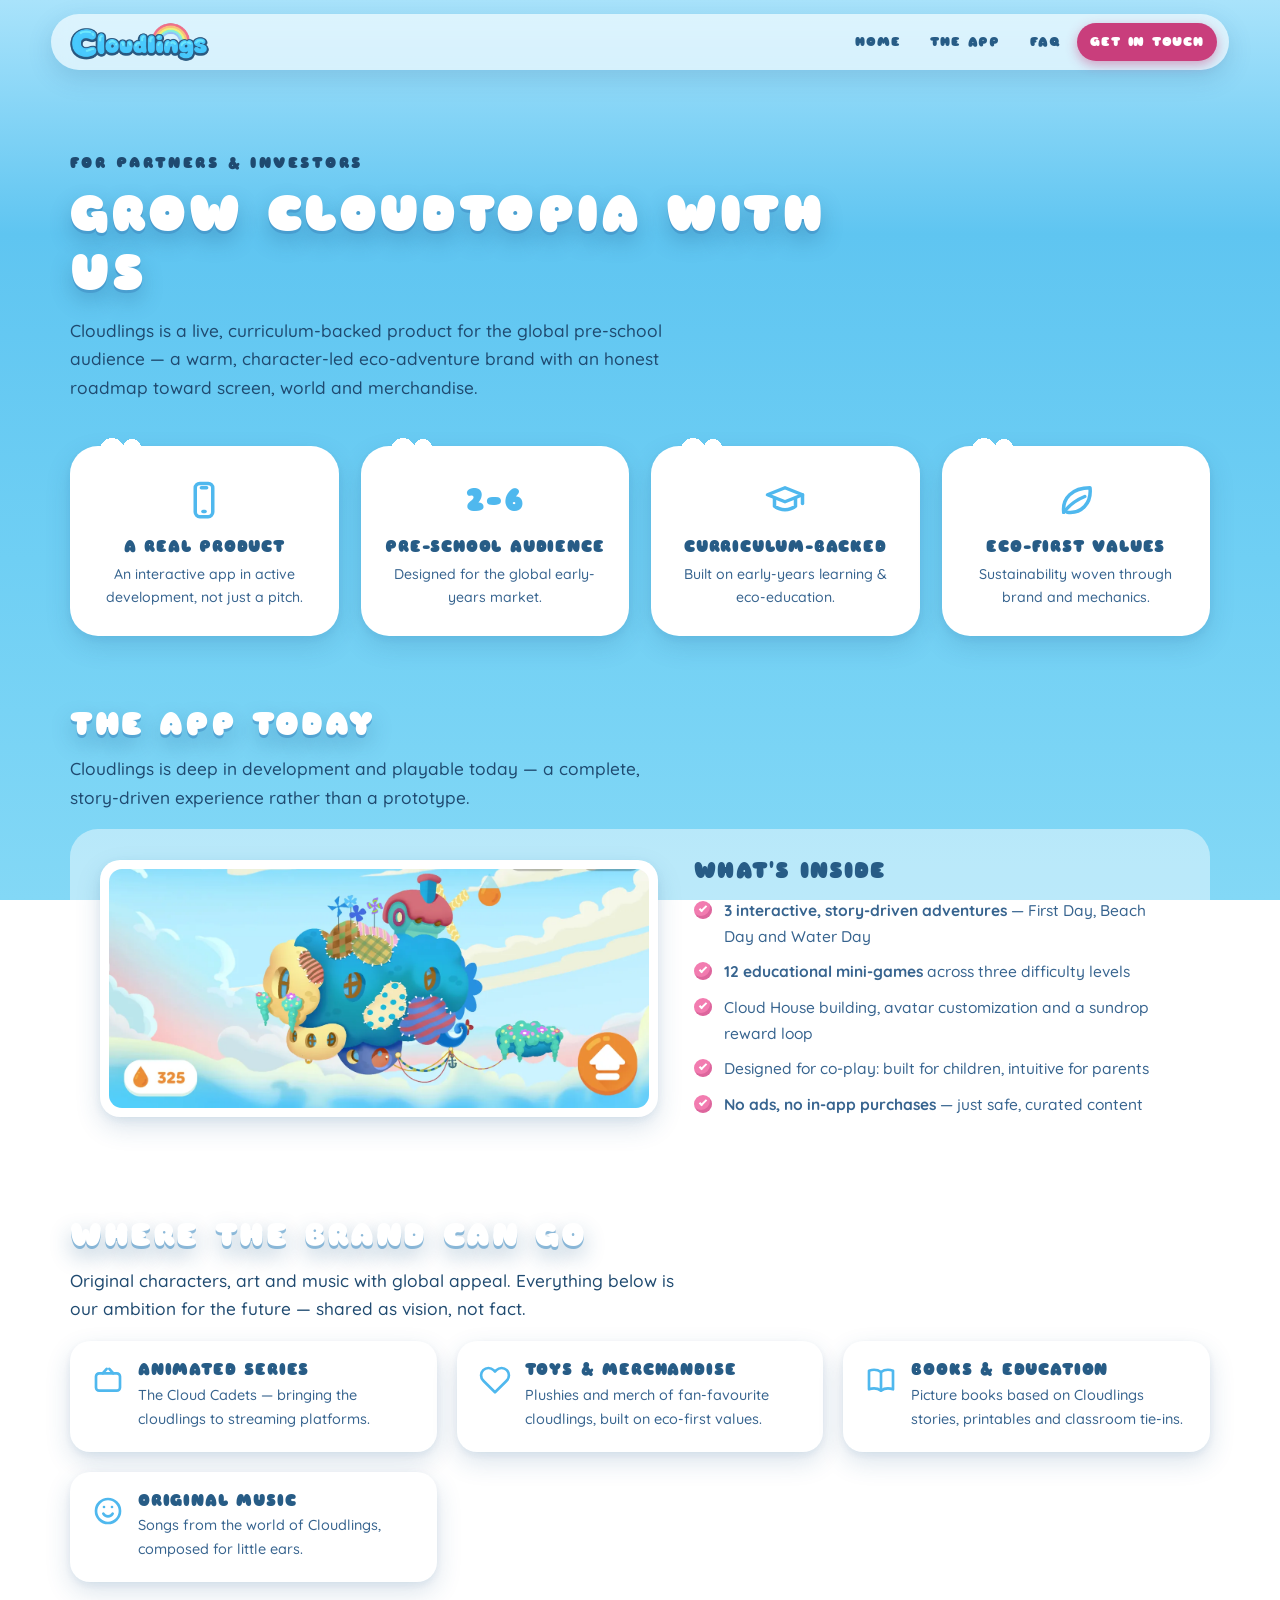
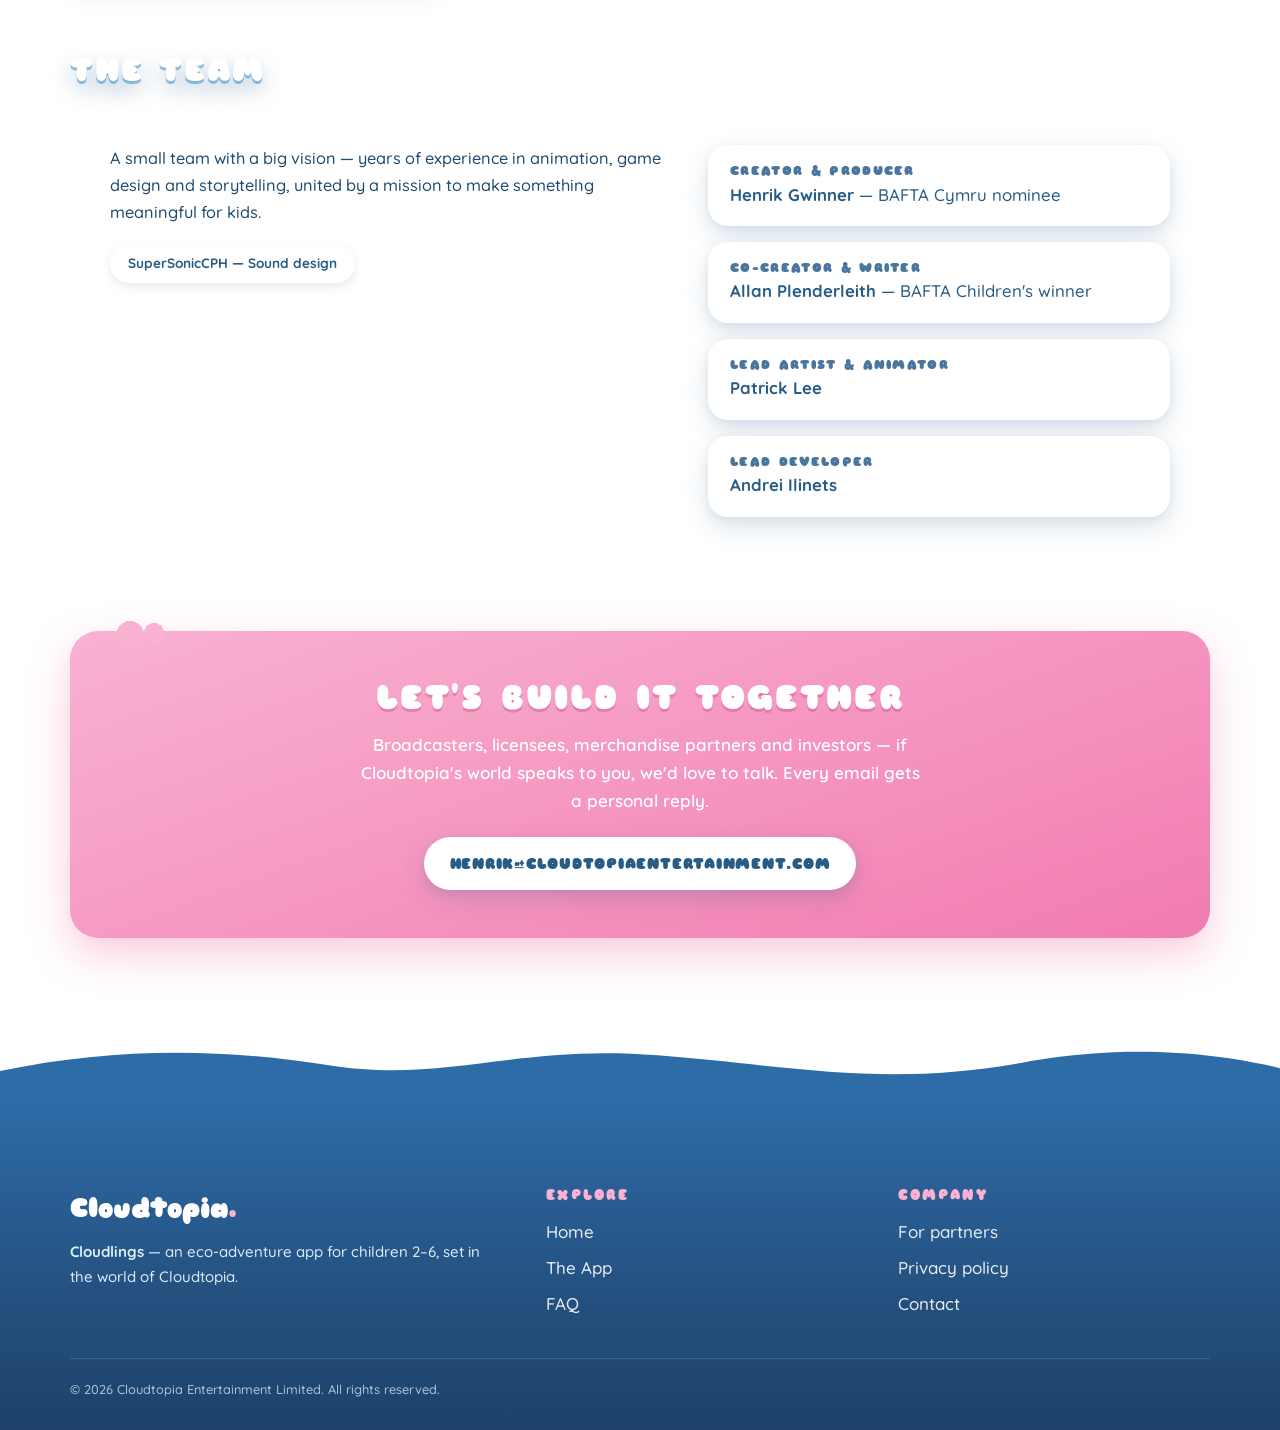
<file: partners/index.html>
<!DOCTYPE html>
<html lang="en">
<head>
<meta charset="UTF-8">
<meta name="viewport" content="width=device-width, initial-scale=1.0">
<title>For Partners & Investors — Cloudlings | Cloudtopia Entertainment</title>
<meta name="description" content="Partner with Cloudtopia Entertainment: Cloudlings is a live, curriculum-backed eco-adventure app for children 2–6, built by an award-winning team — with an honest roadmap toward screen, world and merchandise.">
<meta name="theme-color" content="#5FC5F1">
<link rel="canonical" href="https://cloudtopiaentertainment.com/partners/">
<link rel="icon" href="/assets/favicon.svg" type="image/svg+xml">
<link rel="apple-touch-icon" href="/assets/apple-touch-icon.png">
<meta property="og:title" content="Partner with Cloudtopia — Cloudlings, an eco-adventure app for kids 2–6">
<meta property="og:description" content="A live, curriculum-backed product for the global pre-school audience, built by an award-winning team. Broadcasters, licensees and investors — let's talk.">
<meta property="og:type" content="website">
<meta property="og:url" content="https://cloudtopiaentertainment.com/partners/">
<meta property="og:site_name" content="Cloudtopia Entertainment">
<meta property="og:image" content="https://cloudtopiaentertainment.com/assets/img/og_cover.jpg">
<meta name="twitter:card" content="summary_large_image">
<meta name="twitter:title" content="Partner with Cloudtopia — Cloudlings">
<meta name="twitter:image" content="https://cloudtopiaentertainment.com/assets/img/og_cover.jpg">
<link rel="stylesheet" href="/css/fonts.css">
<link rel="stylesheet" href="/css/styles.css">
</head>
<body>

<div class="atmosphere" aria-hidden="true">
  <span class="drift-cloud dc1"></span>
  <span class="drift-cloud dc3"></span>
  <span class="drift-cloud dc5"></span>
</div>

<header class="nav" id="nav">
  <div class="container nav__inner">
    <a class="nav__brand" href="/" aria-label="Cloudlings — back to the front page"><img src="/assets/img/logo_cloudlings.webp" alt="Cloudlings" width="141" height="40" decoding="async"></a>
    <nav class="nav__links" id="navLinks" aria-label="Primary">
      <a href="/">Home</a>
      <a href="/#app">The App</a>
      <a href="/#faq">FAQ</a>
      <a href="mailto:henrik@cloudtopiaentertainment.com?subject=Partnering%20with%20Cloudtopia" class="is-cta">Get in touch</a>
    </nav>
    <button class="nav__toggle" id="navToggle" aria-label="Toggle menu" aria-expanded="false" aria-controls="navLinks">
      <span></span><span></span><span></span>
    </button>
  </div>
</header>

<main class="subpage">
  <div class="container">
    <div class="page-head">
      <span class="eyebrow">For Partners &amp; Investors</span>
      <h1>Grow Cloudtopia with us</h1>
      <p class="lede">Cloudlings is a live, curriculum-backed product for the global pre-school audience — a warm, character-led eco-adventure brand with an honest roadmap toward screen, world and merchandise.</p>
    </div>

    <!-- snapshot -->
    <div class="snapshot">
      <div class="snap"><div class="snap__big"><svg class="ic" viewBox="0 0 24 24" fill="none" stroke="currentColor" stroke-width="2" stroke-linecap="round" stroke-linejoin="round"><rect x="7" y="2.5" width="10" height="19" rx="2.6"/><line x1="10.5" y1="5" x2="13.5" y2="5"/><line x1="11.4" y1="18.5" x2="12.6" y2="18.5"/></svg></div><h4>A real product</h4><p>An interactive app in active development, not just a pitch.</p></div>
      <div class="snap"><div class="snap__big">2–6</div><h4>Pre-school audience</h4><p>Designed for the global early-years market.</p></div>
      <div class="snap"><div class="snap__big"><svg class="ic" viewBox="0 0 24 24" fill="none" stroke="currentColor" stroke-width="2" stroke-linecap="round" stroke-linejoin="round"><path d="M2 9 12 5l10 4-10 4Z"/><path d="M6 11v4.5c0 0 2.5 2 6 2s6-2 6-2V11"/><path d="M22 9v5"/></svg></div><h4>Curriculum-backed</h4><p>Built on early-years learning &amp; eco-education.</p></div>
      <div class="snap"><div class="snap__big"><svg class="ic" viewBox="0 0 24 24" fill="none" stroke="currentColor" stroke-width="2" stroke-linecap="round" stroke-linejoin="round"><path d="M5 19c-1-8 5-14 15-14 1 9-5 15-13 14"/><path d="M5 19C8 15 12 12 17 10"/></svg></div><h4>Eco-first values</h4><p>Sustainability woven through brand and mechanics.</p></div>
    </div>

    <!-- the app today -->
    <div class="section-gap">
      <h2>The app today</h2>
      <p class="lede">Cloudlings is deep in development and playable today — a complete, story-driven experience rather than a prototype.</p>
      <div class="feature">
        <div class="feature__media"><img src="/assets/img/room_house.webp" alt="A customised Cloud House floating in the sky, from the Cloudlings app" width="1400" height="621" loading="lazy" decoding="async"></div>
        <div>
          <h4>What's inside</h4>
          <ul class="ticks">
            <li><strong>3 interactive, story-driven adventures</strong> — First Day, Beach Day and Water Day</li>
            <li><strong>12 educational mini-games</strong> across three difficulty levels</li>
            <li>Cloud House building, avatar customization and a sundrop reward loop</li>
            <li>Designed for co-play: built for children, intuitive for parents</li>
            <li><strong>No ads, no in-app purchases</strong> — just safe, curated content</li>
          </ul>
        </div>
      </div>
    </div>

    <!-- brand potential -->
    <div class="section-gap">
      <h2>Where the brand can go</h2>
      <p class="lede">Original characters, art and music with global appeal. Everything below is our ambition for the future — shared as vision, not fact.</p>
      <div class="world-grid">
        <div class="world-card"><svg class="ic" viewBox="0 0 24 24" fill="none" stroke="currentColor" stroke-width="2" stroke-linecap="round" stroke-linejoin="round"><rect x="3" y="7" width="18" height="13" rx="2.4"/><path d="M8 7 11 3.6M16 7 13 3.6"/></svg><div><h4>Animated series</h4><p>The Cloud Cadets — bringing the cloudlings to streaming platforms.</p></div></div>
        <div class="world-card"><svg class="ic" viewBox="0 0 24 24" fill="none" stroke="currentColor" stroke-width="2" stroke-linecap="round" stroke-linejoin="round"><path d="M20.84 4.61a5.5 5.5 0 0 0-7.78 0L12 5.67l-1.06-1.06a5.5 5.5 0 0 0-7.78 7.78l1.06 1.06L12 21.23l7.78-7.78 1.06-1.06a5.5 5.5 0 0 0 0-7.78z"/></svg><div><h4>Toys &amp; merchandise</h4><p>Plushies and merch of fan-favourite cloudlings, built on eco-first values.</p></div></div>
        <div class="world-card"><svg class="ic" viewBox="0 0 24 24" fill="none" stroke="currentColor" stroke-width="2" stroke-linecap="round" stroke-linejoin="round"><path d="M12 6C9.6 4.3 6 4 3 5v14c3-1 6.6-.7 9 1 2.4-1.7 6-2 9-1V5c-3-1-6.6-.7-9 1Z"/><path d="M12 6v14"/></svg><div><h4>Books &amp; education</h4><p>Picture books based on Cloudlings stories, printables and classroom tie-ins.</p></div></div>
        <div class="world-card"><svg class="ic" viewBox="0 0 24 24" fill="none" stroke="currentColor" stroke-width="2" stroke-linecap="round" stroke-linejoin="round"><circle cx="12" cy="12" r="9"/><path d="M9 9h.01M15 9h.01M8.5 14a4 4 0 0 0 7 0"/></svg><div><h4>Original music</h4><p>Songs from the world of Cloudlings, composed for little ears.</p></div></div>
      </div>
    </div>

    <!-- team -->
    <div class="section-gap">
      <h2>The team</h2>
      <div class="company">
        <div>
          <p class="lede company__lede">A small team with a big vision — years of experience in animation, game design and storytelling, united by a mission to make something meaningful for kids.</p>
          <div class="partners-logos">
            <span class="partner-logo">SuperSonicCPH — Sound design</span>
          </div>
        </div>
        <div class="company__credits">
          <div class="credit"><h4>Creator &amp; Producer</h4><p><b>Henrik Gwinner</b> — BAFTA Cymru nominee</p></div>
          <div class="credit"><h4>Co-creator &amp; Writer</h4><p><b>Allan Plenderleith</b> — BAFTA Children's winner</p></div>
          <div class="credit"><h4>Lead Artist &amp; Animator</h4><p><b>Patrick Lee</b></p></div>
          <div class="credit"><h4>Lead Developer</h4><p><b>Andrei Ilinets</b></p></div>
        </div>
      </div>
    </div>

    <!-- CTA -->
    <div class="section-gap">
      <div class="cta-band">
        <h3>Let's build it together</h3>
        <p>Broadcasters, licensees, merchandise partners and investors — if Cloudtopia's world speaks to you, we'd love to talk. Every email gets a personal reply.</p>
        <a class="btn btn--ghost" href="mailto:henrik@cloudtopiaentertainment.com?subject=Partnering%20with%20Cloudtopia">henrik@cloudtopiaentertainment.com</a>
      </div>
    </div>
  </div>
</main>

<footer class="footer">
  <div class="footer__topclouds" aria-hidden="true">
    <svg viewBox="0 0 1440 90" preserveAspectRatio="none"><path fill="#2E6CA8" d="M0,90 L0,52 C130,18 250,20 370,44 C500,70 580,14 740,30 C900,46 1000,76 1160,38 C1280,12 1380,30 1440,48 L1440,90 Z"/></svg>
  </div>
  <div class="container">
    <div class="footer__grid">
      <div>
        <div class="footer__brand">Cloudtopia<span class="dot">.</span></div>
        <p><strong>Cloudlings</strong> — an eco-adventure app for children 2–6, set in the world of Cloudtopia.</p>
      </div>
      <div>
        <h5>Explore</h5>
        <ul class="footer__links">
          <li><a href="/">Home</a></li>
          <li><a href="/#app">The App</a></li>
          <li><a href="/#faq">FAQ</a></li>
        </ul>
      </div>
      <div>
        <h5>Company</h5>
        <ul class="footer__links">
          <li><a href="/partners/">For partners</a></li>
          <li><a href="/privacy-policy/">Privacy policy</a></li>
          <li><a href="mailto:henrik@cloudtopiaentertainment.com">Contact</a></li>
        </ul>
      </div>
    </div>
    <div class="footer__bottom">
      <span>© 2026 Cloudtopia Entertainment Limited. All rights reserved.</span>
    </div>
  </div>
</footer>

<script>
(function () {
  var nav = document.getElementById("nav");
  var toggle = document.getElementById("navToggle");
  toggle.addEventListener("click", function () {
    var open = nav.classList.toggle("is-open");
    toggle.setAttribute("aria-expanded", open ? "true" : "false");
  });
  window.addEventListener("scroll", function () {
    nav.classList.toggle("is-scrolled", window.scrollY > 24);
  }, { passive: true });
})();
</script>
</body>
</html>
</file>
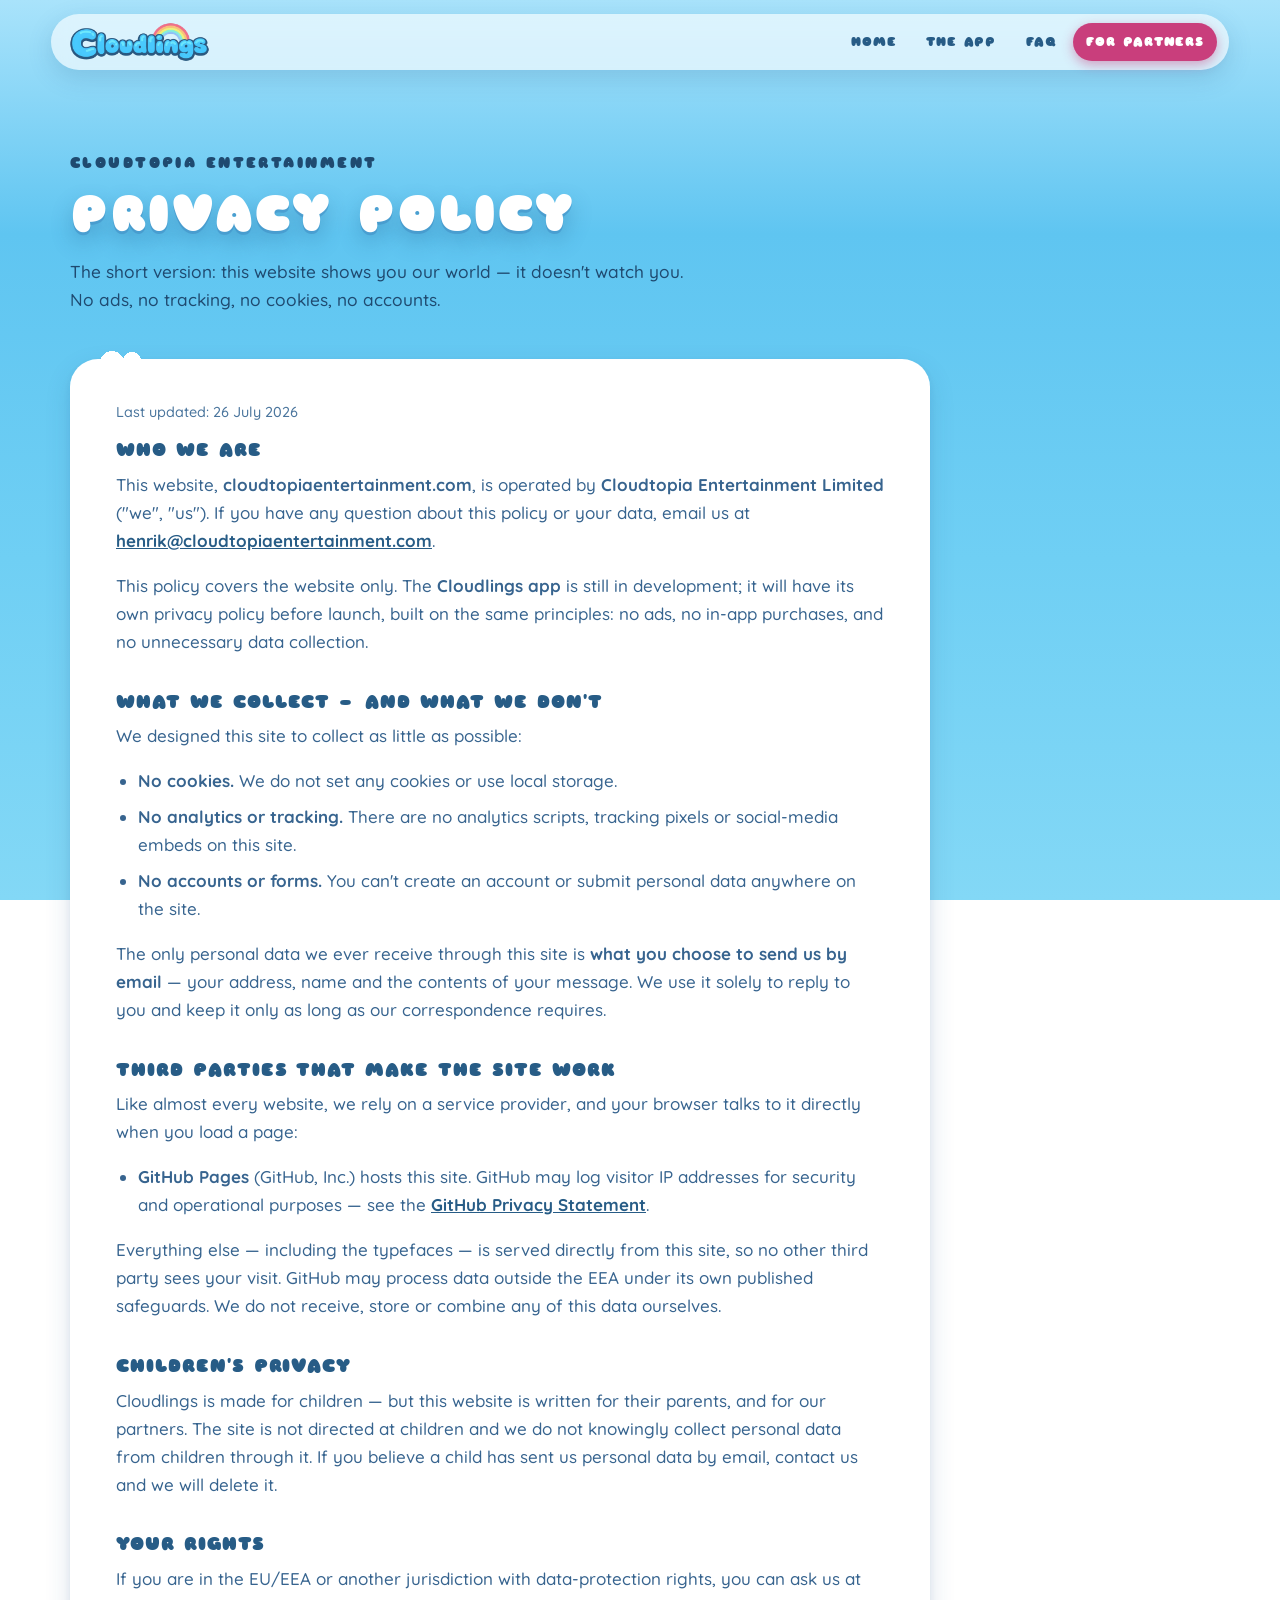
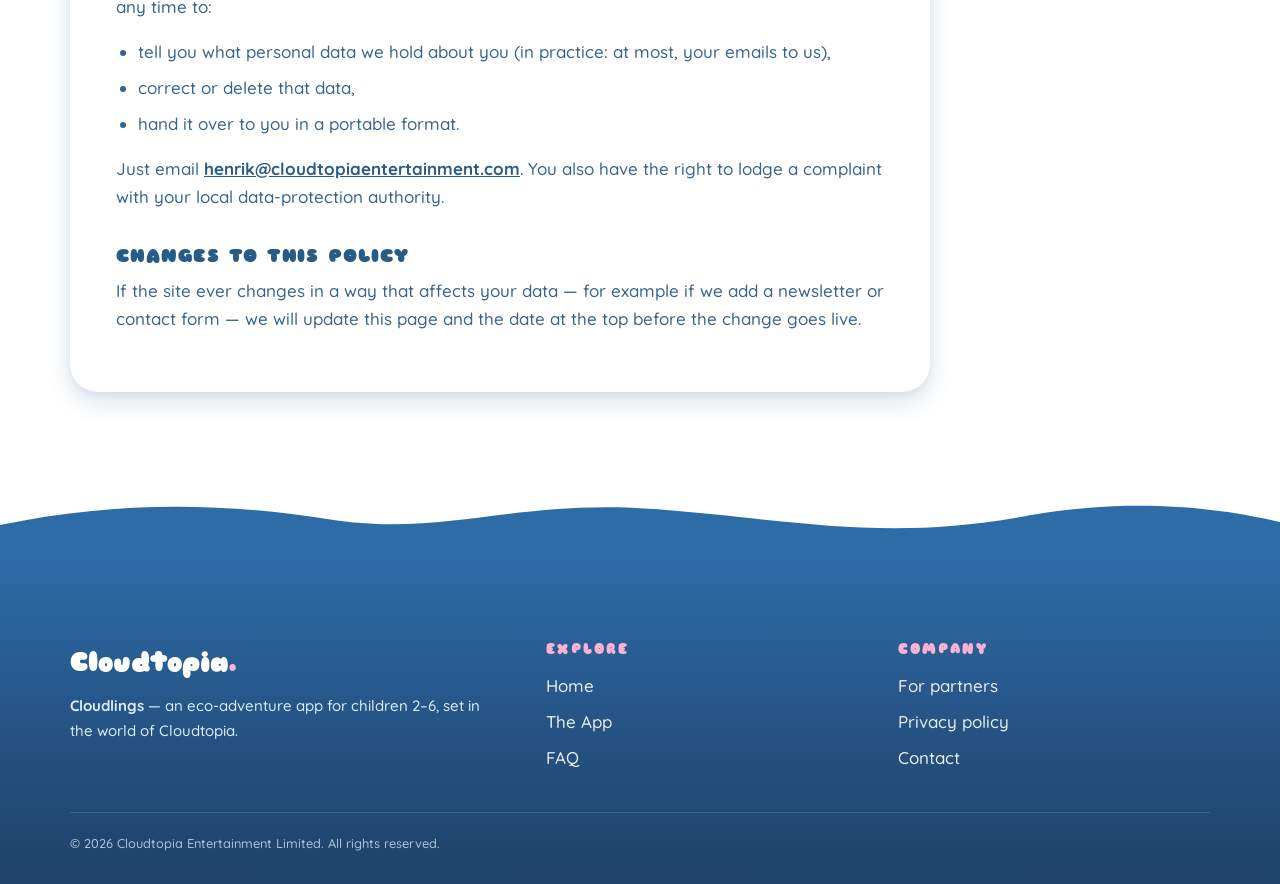
<file: privacy-policy/index.html>
<!DOCTYPE html>
<html lang="en">
<head>
<meta charset="UTF-8">
<meta name="viewport" content="width=device-width, initial-scale=1.0">
<title>Privacy Policy — Cloudlings | Cloudtopia Entertainment</title>
<meta name="description" content="How Cloudtopia Entertainment handles your data on cloudtopiaentertainment.com: no ads, no tracking, no cookies — and what little we do process.">
<meta name="theme-color" content="#5FC5F1">
<link rel="canonical" href="https://cloudtopiaentertainment.com/privacy-policy/">
<link rel="icon" href="/assets/favicon.svg" type="image/svg+xml">
<link rel="apple-touch-icon" href="/assets/apple-touch-icon.png">
<meta property="og:title" content="Privacy Policy — Cloudlings">
<meta property="og:description" content="How Cloudtopia Entertainment handles your data: no ads, no tracking, no cookies.">
<meta property="og:type" content="website">
<meta property="og:url" content="https://cloudtopiaentertainment.com/privacy-policy/">
<meta property="og:site_name" content="Cloudtopia Entertainment">
<link rel="stylesheet" href="/css/fonts.css">
<link rel="stylesheet" href="/css/styles.css">
</head>
<body>

<div class="atmosphere" aria-hidden="true">
  <span class="drift-cloud dc1"></span>
  <span class="drift-cloud dc3"></span>
  <span class="drift-cloud dc5"></span>
</div>

<header class="nav" id="nav">
  <div class="container nav__inner">
    <a class="nav__brand" href="/" aria-label="Cloudlings — back to the front page"><img src="/assets/img/logo_cloudlings.webp" alt="Cloudlings" width="141" height="40" decoding="async"></a>
    <nav class="nav__links" id="navLinks" aria-label="Primary">
      <a href="/">Home</a>
      <a href="/#app">The App</a>
      <a href="/#faq">FAQ</a>
      <a href="/partners/" class="is-cta">For partners</a>
    </nav>
    <button class="nav__toggle" id="navToggle" aria-label="Toggle menu" aria-expanded="false" aria-controls="navLinks">
      <span></span><span></span><span></span>
    </button>
  </div>
</header>

<main class="subpage">
  <div class="container">
    <div class="page-head">
      <span class="eyebrow">Cloudtopia Entertainment</span>
      <h1>Privacy Policy</h1>
      <p class="lede">The short version: this website shows you our world — it doesn't watch you. No ads, no tracking, no cookies, no accounts.</p>
    </div>

    <div class="prose">
      <p class="updated">Last updated: 26 July 2026</p>

      <h2>Who we are</h2>
      <p>This website, <strong>cloudtopiaentertainment.com</strong>, is operated by <strong>Cloudtopia Entertainment Limited</strong> ("we", "us"). If you have any question about this policy or your data, email us at <a href="mailto:henrik@cloudtopiaentertainment.com">henrik@cloudtopiaentertainment.com</a>.</p>
      <p>This policy covers the website only. The <strong>Cloudlings app</strong> is still in development; it will have its own privacy policy before launch, built on the same principles: no ads, no in-app purchases, and no unnecessary data collection.</p>

      <h2>What we collect — and what we don't</h2>
      <p>We designed this site to collect as little as possible:</p>
      <ul>
        <li><strong>No cookies.</strong> We do not set any cookies or use local storage.</li>
        <li><strong>No analytics or tracking.</strong> There are no analytics scripts, tracking pixels or social-media embeds on this site.</li>
        <li><strong>No accounts or forms.</strong> You can't create an account or submit personal data anywhere on the site.</li>
      </ul>
      <p>The only personal data we ever receive through this site is <strong>what you choose to send us by email</strong> — your address, name and the contents of your message. We use it solely to reply to you and keep it only as long as our correspondence requires.</p>

      <h2>Third parties that make the site work</h2>
      <p>Like almost every website, we rely on a service provider, and your browser talks to it directly when you load a page:</p>
      <ul>
        <li><strong>GitHub Pages</strong> (GitHub, Inc.) hosts this site. GitHub may log visitor IP addresses for security and operational purposes — see the <a href="https://docs.github.com/en/site-policy/privacy-policies/github-general-privacy-statement" rel="noopener">GitHub Privacy Statement</a>.</li>
      </ul>
      <p>Everything else — including the typefaces — is served directly from this site, so no other third party sees your visit. GitHub may process data outside the EEA under its own published safeguards. We do not receive, store or combine any of this data ourselves.</p>

      <h2>Children's privacy</h2>
      <p>Cloudlings is made for children — but this website is written for their parents, and for our partners. The site is not directed at children and we do not knowingly collect personal data from children through it. If you believe a child has sent us personal data by email, contact us and we will delete it.</p>

      <h2>Your rights</h2>
      <p>If you are in the EU/EEA or another jurisdiction with data-protection rights, you can ask us at any time to:</p>
      <ul>
        <li>tell you what personal data we hold about you (in practice: at most, your emails to us),</li>
        <li>correct or delete that data,</li>
        <li>hand it over to you in a portable format.</li>
      </ul>
      <p>Just email <a href="mailto:henrik@cloudtopiaentertainment.com">henrik@cloudtopiaentertainment.com</a>. You also have the right to lodge a complaint with your local data-protection authority.</p>

      <h2>Changes to this policy</h2>
      <p>If the site ever changes in a way that affects your data — for example if we add a newsletter or contact form — we will update this page and the date at the top before the change goes live.</p>
    </div>
  </div>
</main>

<footer class="footer">
  <div class="footer__topclouds" aria-hidden="true">
    <svg viewBox="0 0 1440 90" preserveAspectRatio="none"><path fill="#2E6CA8" d="M0,90 L0,52 C130,18 250,20 370,44 C500,70 580,14 740,30 C900,46 1000,76 1160,38 C1280,12 1380,30 1440,48 L1440,90 Z"/></svg>
  </div>
  <div class="container">
    <div class="footer__grid">
      <div>
        <div class="footer__brand">Cloudtopia<span class="dot">.</span></div>
        <p><strong>Cloudlings</strong> — an eco-adventure app for children 2–6, set in the world of Cloudtopia.</p>
      </div>
      <div>
        <h5>Explore</h5>
        <ul class="footer__links">
          <li><a href="/">Home</a></li>
          <li><a href="/#app">The App</a></li>
          <li><a href="/#faq">FAQ</a></li>
        </ul>
      </div>
      <div>
        <h5>Company</h5>
        <ul class="footer__links">
          <li><a href="/partners/">For partners</a></li>
          <li><a href="/privacy-policy/">Privacy policy</a></li>
          <li><a href="mailto:henrik@cloudtopiaentertainment.com">Contact</a></li>
        </ul>
      </div>
    </div>
    <div class="footer__bottom">
      <span>© 2026 Cloudtopia Entertainment Limited. All rights reserved.</span>
    </div>
  </div>
</footer>

<script>
(function () {
  var nav = document.getElementById("nav");
  var toggle = document.getElementById("navToggle");
  toggle.addEventListener("click", function () {
    var open = nav.classList.toggle("is-open");
    toggle.setAttribute("aria-expanded", open ? "true" : "false");
  });
  window.addEventListener("scroll", function () {
    nav.classList.toggle("is-scrolled", window.scrollY > 24);
  }, { passive: true });
})();
</script>
</body>
</html>
</file>
<file: css/fonts.css>
/* Self-hosted fonts (Google Fonts, OFL) — latin subset, woff2 only. */

@font-face {
  font-family: 'Chewy';
  font-style: normal;
  font-weight: 400;
  font-display: swap;
  src: url(/assets/fonts/chewy-400-latin.woff2) format('woff2');
  unicode-range: U+0000-00FF, U+0131, U+0152-0153, U+02BB-02BC, U+02C6, U+02DA, U+02DC, U+0304, U+0308, U+0329, U+2000-206F, U+20AC, U+2122, U+2191, U+2193, U+2212, U+2215, U+FEFF, U+FFFD;
}

@font-face {
  font-family: 'Quicksand';
  font-style: normal;
  font-weight: 500;
  font-display: swap;
  src: url(/assets/fonts/quicksand-500-latin.woff2) format('woff2');
  unicode-range: U+0000-00FF, U+0131, U+0152-0153, U+02BB-02BC, U+02C6, U+02DA, U+02DC, U+0304, U+0308, U+0329, U+2000-206F, U+20AC, U+2122, U+2191, U+2193, U+2212, U+2215, U+FEFF, U+FFFD;
}

@font-face {
  font-family: 'Quicksand';
  font-style: normal;
  font-weight: 600;
  font-display: swap;
  src: url(/assets/fonts/quicksand-600-latin.woff2) format('woff2');
  unicode-range: U+0000-00FF, U+0131, U+0152-0153, U+02BB-02BC, U+02C6, U+02DA, U+02DC, U+0304, U+0308, U+0329, U+2000-206F, U+20AC, U+2122, U+2191, U+2193, U+2212, U+2215, U+FEFF, U+FFFD;
}

@font-face {
  font-family: 'Quicksand';
  font-style: normal;
  font-weight: 700;
  font-display: swap;
  src: url(/assets/fonts/quicksand-700-latin.woff2) format('woff2');
  unicode-range: U+0000-00FF, U+0131, U+0152-0153, U+02BB-02BC, U+02C6, U+02DA, U+02DC, U+0304, U+0308, U+0329, U+2000-206F, U+20AC, U+2122, U+2191, U+2193, U+2212, U+2215, U+FEFF, U+FFFD;
}

@font-face {
  font-family: 'Sniglet';
  font-style: normal;
  font-weight: 800;
  font-display: swap;
  src: url(/assets/fonts/sniglet-800-latin.woff2) format('woff2');
  unicode-range: U+0000-00FF, U+0131, U+0152-0153, U+02BB-02BC, U+02C6, U+02DA, U+02DC, U+0304, U+0308, U+0329, U+2000-206F, U+20AC, U+2122, U+2191, U+2193, U+2212, U+2215, U+FEFF, U+FFFD;
}
</file>
<file: css/styles.css>
/* ============================================================
   Cloudtopia — Cloudlings pitch-deck design (v3)
   Visual language lifted directly from the Cloudlings app
   pitch deck (July 2026):
   · Sniglet ExtraBold bubble headlines, white w/ blue shadow
   · Quicksand body (web stand-in for the deck's Linotte)
   · Chewy for playful badges ("Launch Ready"-style)
   · Sky-blue world, white cloud cards with puffy bumps,
     translucent panels, pink chips & pink cloud sections
   Class names are unchanged so js/main.js keeps working.
   ============================================================ */

/* ---------- Design tokens ---------- */
:root {
  /* deck palette */
  --sky: #5FC5F1;            /* main sky */
  --sky-light: #A9E3FB;      /* upper sky */
  --sky-deep: #3FA9E8;       /* lower sky */
  --navy: #275C86;           /* headline navy (deck sub-headlines) */
  --ink: #37648F;            /* body text on white cards */
  --ink-sky: #1F4A70;        /* body text directly on the sky (AA contrast) */
  --ink-soft: #4A759D;
  --white: #ffffff;
  --pink: #F27CB0;           /* page chips / badges (decorative) */
  --pink-soft: #F9B2D1;
  --pink-cta: #C93E7C;       /* interactive pink — AA contrast w/ white text */
  --yellow: #FFD45E;
  --orange: #F5A23C;         /* sundrops */
  --logo-blue: #4FB8EE;

  /* surfaces */
  --card: #ffffff;
  --panel: rgba(255, 255, 255, 0.45);      /* translucent deck panel */
  --panel-strong: rgba(255, 255, 255, 0.62);

  /* type */
  --f-head: "Sniglet", "Baloo 2", cursive;       /* deck headlines */
  --f-body: "Quicksand", "Nunito", sans-serif;   /* deck body (Linotte) */
  --f-fun: "Chewy", "Sniglet", cursive;          /* deck accent badges */

  /* shape + shadow */
  --r-lg: 28px;
  --r-md: 20px;
  --shadow-card: 0 10px 26px rgba(31, 90, 136, 0.16), 0 3px 8px rgba(31, 90, 136, 0.08);
  --shadow-pop: 0 16px 40px rgba(31, 90, 136, 0.22);

  /* bubble headline shadow (white letters, soft blue drop) */
  --head-shadow: 0 3px 0 rgba(63, 140, 195, 0.55), 0 10px 22px rgba(31, 90, 136, 0.30);

  --container: 1140px;
}

/* ---------- Reset / base ---------- */
*, *::before, *::after { box-sizing: border-box; }
html { scroll-behavior: smooth; scroll-padding-top: 90px; }
body {
  margin: 0;
  font-family: var(--f-body);
  font-weight: 500;
  font-size: 17px;
  line-height: 1.65;
  color: var(--ink);
  background:
    linear-gradient(180deg, var(--sky-light) 0%, var(--sky) 26%, #6FCFF4 62%, #83D8F6 100%);
  background-attachment: fixed;
  overflow-x: hidden;
}
img { max-width: 100%; height: auto; display: block; }
a { color: var(--navy); }
h1, h2, h3, h4, h5 { margin: 0 0 0.4em; line-height: 1.15; }
p { margin: 0 0 1em; }
ul { margin: 0; padding: 0; }
button { font: inherit; cursor: pointer; }

::selection { background: var(--pink-soft); color: var(--navy); }

/* deck headline style: bubbly, uppercase, white with blue drop */
h1, h2, h3, h4, h5,
.eyebrow, .btn, .nav__links a, .road-step__badge, .num {
  font-family: var(--f-head);
  font-weight: 800;
}
h2 {
  font-size: clamp(2rem, 4.6vw, 3.3rem);
  text-transform: uppercase;
  letter-spacing: 0.05em;
  color: var(--white);
  text-shadow: var(--head-shadow);
}
h3 { font-size: 1.45rem; color: var(--navy); letter-spacing: 0.02em; }
h4 { font-size: 1.12rem; color: var(--navy); letter-spacing: 0.02em; }

.container { width: min(var(--container), 92vw); margin-inline: auto; }

.ic { width: 24px; height: 24px; flex: none; }
.ic--sm { width: 17px; height: 17px; }

.skip-link {
  position: absolute; left: -9999px; top: 0; z-index: 200;
  background: var(--white); color: var(--navy);
  padding: 10px 18px; border-radius: 0 0 14px 0; font-weight: 700;
}
.skip-link:focus { left: 0; }

/* ============================================================
   AMBIENT SKY — soft drifting clouds behind everything
   ============================================================ */
.atmosphere { position: fixed; inset: 0; pointer-events: none; z-index: 0; }
.drift-cloud {
  position: absolute;
  width: 320px; height: 96px;
  background: rgba(255, 255, 255, 0.5);
  border-radius: 100px;
  filter: blur(2px);
  animation: drift 90s linear infinite;
}
.drift-cloud::before, .drift-cloud::after {
  content: ""; position: absolute; background: inherit; border-radius: 50%;
}
.drift-cloud::before { width: 120px; height: 120px; top: -52px; left: 52px; }
.drift-cloud::after { width: 88px; height: 88px; top: -34px; right: 58px; }
.dc1 { top: 12%; left: -360px; transform: scale(0.9); animation-duration: 110s; }
.dc2 { top: 30%; left: -360px; transform: scale(0.55); animation-duration: 85s; animation-delay: -30s; opacity: .8; }
.dc3 { top: 48%; left: -360px; transform: scale(1.15); animation-duration: 140s; animation-delay: -70s; opacity: .55; }
.dc4 { top: 64%; left: -360px; transform: scale(0.7); animation-duration: 95s; animation-delay: -50s; opacity: .7; }
.dc5 { top: 80%; left: -360px; transform: scale(1.0); animation-duration: 125s; animation-delay: -20s; opacity: .5; }
.dc6 { top: 5%;  left: -360px; transform: scale(0.5); animation-duration: 70s;  animation-delay: -10s; opacity: .85; }
@keyframes drift {
  from { margin-left: 0; }
  to   { margin-left: calc(100vw + 720px); }
}

/* ============================================================
   NAV — floating white cloud bar, Cloudlings logo left,
   Sniglet links, pink CTA chip (deck logo-corner + white bars)
   ============================================================ */
.nav {
  position: fixed; top: 14px; left: 4vw; right: 4vw; z-index: 100;
}
.nav__inner {
  display: flex; align-items: center; gap: 18px;
  background: var(--panel-strong);
  backdrop-filter: blur(10px);
  -webkit-backdrop-filter: blur(10px);
  border-radius: 999px;
  padding: 8px 12px 8px 18px;
  box-shadow: 0 8px 24px rgba(31, 90, 136, 0.18);
  transition: background .3s ease, box-shadow .3s ease;
  width: 100%;
}
.nav.is-scrolled .nav__inner { background: rgba(255,255,255,0.92); box-shadow: var(--shadow-pop); }
.nav__brand {
  display: flex; align-items: center; text-decoration: none;
  font-family: var(--f-head); font-weight: 800; font-size: 1.35rem; color: var(--logo-blue);
}
.nav__brand img { height: 40px; width: auto; }
.nav__brand .dot { color: var(--pink); }

.nav__links { display: flex; align-items: center; gap: 4px; margin-left: auto; }
.nav__links a {
  text-decoration: none;
  color: var(--navy);
  text-transform: uppercase;
  letter-spacing: 0.06em;
  font-size: 0.82rem;
  padding: 8px 13px;
  border-radius: 999px;
  transition: background .2s ease, color .2s ease, transform .2s ease;
}
.nav__links a:hover { background: rgba(95, 197, 241, 0.22); transform: translateY(-1px); }
.nav__links a.is-active { background: rgba(95, 197, 241, 0.3); }
.nav__links a.is-cta {
  background: var(--pink-cta); color: var(--white);
  box-shadow: 0 4px 12px rgba(201, 62, 124, 0.45);
}
.nav__links a.is-cta:hover { background: #BE3573; }

.sun-score[hidden] { display: none; }
.sun-score {
  display: inline-flex; align-items: center; gap: 6px;
  background: var(--white);
  border-radius: 999px; padding: 6px 14px;
  font-family: var(--f-head); font-weight: 800; color: var(--navy);
  box-shadow: var(--shadow-card);
  transition: transform .25s ease;
  white-space: nowrap;
}
.sun-score.bump { transform: scale(1.15); }
.sun-score.is-done { background: var(--yellow); }

.nav__toggle {
  display: none;
  width: 46px; height: 46px; border: 0; border-radius: 50%;
  background: var(--white); box-shadow: var(--shadow-card);
  flex-direction: column; align-items: center; justify-content: center; gap: 5px;
}
.nav__toggle span { width: 20px; height: 3px; border-radius: 3px; background: var(--navy); transition: transform .25s ease, opacity .25s ease; }
.nav.is-open .nav__toggle span:nth-child(1) { transform: translateY(8px) rotate(45deg); }
.nav.is-open .nav__toggle span:nth-child(2) { opacity: 0; }
.nav.is-open .nav__toggle span:nth-child(3) { transform: translateY(-8px) rotate(-45deg); }

/* rainbow scroll trail under the nav pill */
.sky-progress {
  position: absolute; left: 2vw; right: 2vw; top: calc(100% + 6px);
  height: 6px; border-radius: 6px; overflow: hidden;
  background: rgba(255, 255, 255, 0.35);
}
.sky-progress span {
  display: block; height: 100%; width: 0;
  border-radius: 6px;
  background: linear-gradient(90deg, #FF8E7A, #FFB56B, #FFE27A, #A8E29A, #8CCBF2, #C9A6E8);
}

/* ============================================================
   HERO — the deck's title slide: full world illustration,
   Cloudlings logo, white cloud title-bar
   ============================================================ */
.hero {
  position: relative;
  min-height: 100vh;   /* fallback for browsers without svh (older Safari) */
  min-height: 100svh;
  display: grid; place-items: center;
  padding: 130px 0 90px;
  overflow: hidden;
  background:
    linear-gradient(180deg, rgba(150, 220, 250, 0.35) 0%, rgba(95, 197, 241, 0) 34%),
    url("../assets/img/map_hero.webp") center 62% / cover no-repeat,
    linear-gradient(180deg, var(--sky-light), var(--sky));
  z-index: 1;
}
/* smaller hero renditions for smaller viewports — keep the layer order in sync
   with the background shorthand above and the preloads in index.html */
@media (max-width: 768px) {
  .hero {
    background-image:
      linear-gradient(180deg, rgba(150, 220, 250, 0.35) 0%, rgba(95, 197, 241, 0) 34%),
      url("../assets/img/map_hero_1280.webp"),
      linear-gradient(180deg, var(--sky-light), var(--sky));
  }
}
@media (min-width: 769px) and (max-width: 1440px) {
  .hero {
    background-image:
      linear-gradient(180deg, rgba(150, 220, 250, 0.35) 0%, rgba(95, 197, 241, 0) 34%),
      url("../assets/img/map_hero_2048.webp"),
      linear-gradient(180deg, var(--sky-light), var(--sky));
  }
}
/* game Spine animations drawn over the hero's map background */
.hero__map {
  position: absolute; inset: 0; width: 100%; height: 100%;
  pointer-events: none; z-index: 0;
}
/* soft white cloud bank at the bottom edge, like the title slide */
.hero::after {
  content: ""; position: absolute; left: -5%; right: -5%; bottom: -70px; height: 170px;
  background: radial-gradient(closest-side, rgba(255,255,255,0.95), rgba(255,255,255,0) 72%);
  filter: blur(4px);
  pointer-events: none;
}

.hero__inner { position: relative; text-align: center; z-index: 2; width: min(820px, 92vw); }
.wordmark { margin: 0 auto 26px; }
.wordmark img {
  width: min(560px, 82vw); height: auto; margin-inline: auto;
  filter: drop-shadow(0 14px 28px rgba(31, 90, 136, 0.35));
}

/* white cloud title-bar — tagline + small kicker, one font family */
.hero__bar {
  position: relative;
  display: flex; flex-direction: column; align-items: center; gap: 2px;
  background: var(--white);
  border-radius: 22px;
  padding: 15px 34px 13px;
  margin: 0 auto 22px;
  width: fit-content;
  max-width: 100%;
  box-shadow: var(--shadow-pop);
  text-align: center;
}
/* cloud puffs on the bar's corners, like the deck */
.hero__bar::before {
  content: ""; position: absolute; left: -16px; bottom: -12px;
  width: 44px; height: 44px; border-radius: 50%; background: var(--white);
  box-shadow: 30px 18px 0 -8px var(--white);
}
.hero__bar::after {
  content: ""; position: absolute; right: -12px; top: -14px;
  width: 36px; height: 36px; border-radius: 50%; background: var(--white);
}
.hero__tagline {
  margin: 0;
  font-family: var(--f-head); font-weight: 800;
  font-size: clamp(1.05rem, 2.4vw, 1.45rem);
  color: var(--navy);
}
.hero__sub {
  margin: 0;
  font-family: var(--f-head); font-weight: 800;
  font-size: 0.82rem;
  letter-spacing: 0.14em;
  text-transform: uppercase;
  color: var(--ink-soft);
}

.hero__cta { display: grid; gap: 18px; justify-items: center; }
.hero__cta-row { display: flex; align-items: center; gap: 16px; flex-wrap: wrap; justify-content: center; }

/* “Launch Ready”-style pink badge in Chewy */
.pill-soon {
  font-family: var(--f-fun);
  font-size: 1.15rem;
  letter-spacing: 0.03em;
  color: var(--white);
  background: var(--pink);
  padding: 10px 22px;
  border-radius: 18px;
  transform: rotate(-3deg);
  box-shadow: 0 8px 20px rgba(242, 124, 176, 0.55);
  text-shadow: 0 2px 0 rgba(180, 60, 120, 0.35);
}

.btn {
  display: inline-flex; align-items: center; gap: 8px;
  text-decoration: none;
  text-transform: uppercase; letter-spacing: 0.05em; font-size: 0.95rem;
  padding: 14px 26px; border-radius: 999px;
  transition: transform .2s ease, box-shadow .2s ease, background .2s ease;
}
.btn--primary {
  background: var(--white); color: var(--navy);
  box-shadow: var(--shadow-pop);
}
.btn--primary:hover { transform: translateY(-3px) scale(1.02); }
.btn--ghost {
  background: var(--white); color: var(--navy);
  box-shadow: var(--shadow-card);
}
.btn--ghost:hover { transform: translateY(-3px); }

.store-badges { display: flex; gap: 12px; flex-wrap: wrap; justify-content: center; }
.store-badge {
  display: inline-flex; align-items: center; gap: 10px;
  background: var(--navy); color: var(--white);
  border-radius: 14px; padding: 8px 16px;
  box-shadow: var(--shadow-card);
}
.store-badge svg { width: 22px; height: 22px; }
.store-badge span { display: flex; flex-direction: column; line-height: 1.15; text-align: left; }
.store-badge small { font-size: 0.62rem; opacity: .85; }
.store-badge b { font-family: var(--f-head); font-weight: 800; font-size: 0.92rem; letter-spacing: 0.03em; }

.hero__scroll {
  position: absolute; bottom: 22px; left: 50%; transform: translateX(-50%);
  display: grid; justify-items: center; gap: 6px;
  color: var(--white); font-family: var(--f-head); font-weight: 800;
  font-size: 0.78rem; text-transform: uppercase; letter-spacing: 0.14em;
  text-shadow: 0 2px 8px rgba(31, 90, 136, 0.5);
  z-index: 2;
}
.mouse {
  width: 24px; height: 38px; border: 3px solid var(--white); border-radius: 14px;
  position: relative; box-shadow: 0 2px 8px rgba(31,90,136,.3);
}
.mouse::after {
  content: ""; position: absolute; left: 50%; top: 7px; width: 4px; height: 8px;
  margin-left: -2px; border-radius: 4px; background: var(--white);
  animation: scrolldot 1.6s ease-in-out infinite;
}
@keyframes scrolldot { 0% { transform: translateY(0); opacity: 1; } 70% { transform: translateY(10px); opacity: 0; } 100% { opacity: 0; } }

/* ============================================================
   SECTIONS — each one styled like a deck page:
   headline top-left, pink page chip bottom-left
   ============================================================ */
main { counter-reset: page; position: relative; z-index: 1; }
.section { position: relative; padding: 96px 0 110px; counter-increment: page; }
/* pink page-number chip, exactly like the deck's corners */
.section::after {
  content: counter(page);
  position: absolute; left: 0; bottom: 34px;
  min-width: 62px; padding: 6px 18px 6px 14px;
  border-radius: 0 999px 999px 0;
  background: var(--pink);
  color: var(--white);
  font-family: var(--f-head); font-weight: 800; font-size: 1.15rem;
  text-align: center;
  box-shadow: 0 6px 16px rgba(242, 124, 176, 0.45);
}

/* pink cloud pages (deck "Episodes") */
.section--tint {
  background:
    linear-gradient(180deg, rgba(246, 191, 214, 0) 0%, rgba(246, 191, 214, 0.55) 14%, rgba(246, 191, 214, 0.55) 86%, rgba(246, 191, 214, 0) 100%);
}

/* deck page header: big bubble H2 + navy Sniglet kicker */
.section__head { max-width: 780px; margin-bottom: 54px; }
.eyebrow {
  display: block;
  font-size: 0.95rem;
  text-transform: uppercase;
  letter-spacing: 0.16em;
  color: var(--ink-sky);
  margin-bottom: 10px;
}
.section__head h2 { margin-bottom: 14px; }
.lede { font-size: 1.08rem; color: var(--ink-sky); max-width: 62ch; }
.lede strong, .lede b { color: var(--navy); }

/* ============================================================
   CLOUD CARD — the deck's signature white card with puffy
   cloud bumps on the top edge
   ============================================================ */
.pillar, .story-card, .world-card, .friend, .learn-card,
.road-step, .snap, .credit, .cta-band, .map-show, .gallery__item {
  position: relative;
  background: var(--card);
  border-radius: var(--r-lg);
  box-shadow: var(--shadow-card);
}
/* the puffs */
.pillar::before, .story-card::before, .friend::before,
.road-step::before, .snap::before, .learn-card::before {
  content: ""; position: absolute; top: -14px; left: 30px;
  width: 44px; height: 30px;
  background:
    radial-gradient(circle at 12px 18px, var(--card) 0 12px, transparent 12px),
    radial-gradient(circle at 32px 16px, var(--card) 0 9px, transparent 9px);
  pointer-events: none;
}

/* ---------- Vision pillars (3-up, deck "Our Values" cards) ---------- */
.pillars { display: grid; grid-template-columns: repeat(3, 1fr); gap: 26px; }
.pillar { padding: 30px 26px 22px; transition: transform .25s ease, box-shadow .25s ease; }
.pillar:hover { transform: translateY(-6px); box-shadow: var(--shadow-pop); }
.pillar__icon {
  width: 60px; height: 60px; border-radius: 50%;
  display: grid; place-items: center;
  background: linear-gradient(160deg, var(--logo-blue), var(--sky-deep));
  box-shadow: 0 6px 16px rgba(63, 169, 232, 0.45);
  margin-bottom: 16px;
}
.pillar__icon svg { width: 30px; height: 30px; }
.pillar h3 { text-transform: uppercase; letter-spacing: .05em; font-size: 1.2rem; }
.pillar p { margin: 0; font-size: 0.98rem; }

/* ============================================================
   CLOUDLINGS — character cards
   ============================================================ */
.cloudlings { display: grid; grid-template-columns: repeat(4, 1fr); gap: 24px; }
.cloudling {
  position: relative;
  background: var(--panel-strong);
  border-radius: var(--r-lg);
  padding: 18px 20px 20px;
  text-align: center;
  outline: none;
  transition: transform .25s ease, box-shadow .25s ease, background .25s ease;
  box-shadow: var(--shadow-card);
  cursor: pointer;
}
/* kept as separate rules: an unsupported :focus-visible would otherwise
   drop the whole selector list in older Safari */
.cloudling:hover { transform: translateY(-6px); background: var(--white); box-shadow: var(--shadow-pop); }
.cloudling:focus-visible { transform: translateY(-6px); background: var(--white); box-shadow: var(--shadow-pop); }
.cloudling__art { position: relative; height: 210px; display: grid; place-items: center; margin-bottom: 10px; }
.cloudling__art img { max-height: 210px; width: auto; }
.pose { grid-area: 1 / 1; transition: opacity .35s ease, transform .35s ease; }
.pose--base { opacity: 1; }
.pose--transform { opacity: 0; transform: scale(0.8); }
.cloudling:hover .pose--base, .cloudling.is-played .pose--base { opacity: 0; transform: scale(0.85); }
.cloudling:hover .pose--transform, .cloudling.is-played .pose--transform { opacity: 1; transform: scale(1); }
.transform-hint {
  position: absolute; top: 4px; right: 2px; z-index: 2;
  display: inline-flex; align-items: center; gap: 4px;
  font-family: var(--f-fun); font-size: 0.85rem; color: var(--white);
  background: var(--pink); border-radius: 999px; padding: 4px 12px;
  transform: rotate(4deg);
  box-shadow: 0 4px 10px rgba(242, 124, 176, 0.5);
}
.cloudling h3 { text-transform: uppercase; letter-spacing: .06em; font-size: 1.3rem; margin-bottom: 2px; }
.cloudling__role { font-weight: 700; color: var(--navy); font-size: 0.92rem; margin-bottom: 8px; }
.cloudling p { font-size: 0.92rem; margin-bottom: 8px; }
.cloudling__love { font-style: italic; color: var(--ink-soft); font-size: 0.88rem !important; margin: 0 !important; }

/* ============================================================
   PANORAMA dividers — full-bleed world art in a white frame
   ============================================================ */
.panorama {
  position: relative;
  width: min(1280px, 96vw);
  margin: 30px auto;
  border-radius: var(--r-lg);
  overflow: hidden;
  box-shadow: var(--shadow-pop);
  border: 10px solid var(--white);
  z-index: 1;
}
.panorama img { width: 100%; object-fit: cover; }
.panorama__text {
  position: absolute; inset: auto 0 0;
  padding: 46px 30px 18px;
  background: linear-gradient(180deg, rgba(31, 90, 136, 0), rgba(31, 90, 136, 0.55));
  text-align: center;
}
.panorama__text p {
  margin: 0;
  font-family: var(--f-fun);
  font-size: clamp(1.1rem, 2.6vw, 1.6rem);
  color: var(--white);
  text-shadow: 0 2px 8px rgba(31, 90, 136, 0.6);
}

/* ============================================================
   THE APP — numbered blocks, deck 3-up layout
   ============================================================ */
.app-block { position: relative; margin-bottom: 76px; }
.app-block:last-child { margin-bottom: 0; }
.app-block__title { display: flex; align-items: center; gap: 16px; margin-bottom: 22px; }
/* number in a little white cloud, like the deck's episode numbers */
.num {
  position: relative;
  width: 58px; height: 58px; flex: none;
  display: grid; place-items: center;
  background: var(--white); border-radius: 50%;
  color: var(--navy); font-size: 1.5rem;
  box-shadow: var(--shadow-card);
}
.num::before {
  content: ""; position: absolute; bottom: -6px; left: -10px;
  width: 26px; height: 26px; border-radius: 50%; background: var(--white);
}
.num::after {
  content: ""; position: absolute; bottom: -9px; right: -4px;
  width: 17px; height: 17px; border-radius: 50%; background: var(--white);
}
.app-block__title h3 {
  margin: 0;
  font-size: clamp(1.4rem, 3vw, 2rem);
  text-transform: uppercase; letter-spacing: .05em;
  color: var(--white); text-shadow: var(--head-shadow);
}
.app-block__lede { margin-bottom: 24px; }

.sundrop-tip {
  display: inline-flex; align-items: center; gap: 8px;
  background: var(--panel-strong); border-radius: 999px;
  padding: 8px 18px; font-weight: 700; color: var(--navy); font-size: 0.92rem;
}

/* story cards (3-up) */
.stories { display: grid; grid-template-columns: repeat(3, 1fr); gap: 26px; }
.story-card { padding: 28px 26px 22px; transition: transform .25s ease, box-shadow .25s ease; }
.story-card:hover { transform: translateY(-6px); box-shadow: var(--shadow-pop); }
.story-card__icon {
  width: 56px; height: 56px; border-radius: 50%;
  display: grid; place-items: center;
  background: linear-gradient(160deg, var(--pink-soft), var(--pink));
  color: var(--white);
  box-shadow: 0 6px 16px rgba(242, 124, 176, 0.4);
  margin-bottom: 14px;
}
.story-card h4 { text-transform: uppercase; letter-spacing: .08em; font-size: 1.15rem; }
.story-card p { font-size: 0.95rem; }
.eco-beat {
  display: inline-flex; align-items: center; gap: 7px;
  font-weight: 700; font-size: 0.85rem; color: var(--navy);
  background: rgba(95, 197, 241, 0.18);
  padding: 6px 14px; border-radius: 999px;
}
.stories__next {
  display: inline-flex; align-items: center; gap: 8px;
  margin-top: 22px; font-weight: 600; color: var(--navy);
  background: var(--panel-strong); border-radius: 999px; padding: 8px 18px;
}
.stories__next b { font-family: var(--f-head); }

/* mini-game gallery — white deck frames with cloud puffs */
.gallery { display: grid; grid-template-columns: repeat(4, 1fr); gap: 20px; }
.gallery__item {
  border: 0; padding: 9px;
  border-radius: var(--r-md);
  transition: transform .25s ease, box-shadow .25s ease;
}
.gallery__item::before {
  content: ""; position: absolute; top: -12px; left: 22px;
  width: 40px; height: 26px;
  background:
    radial-gradient(circle at 11px 16px, var(--card) 0 11px, transparent 11px),
    radial-gradient(circle at 29px 14px, var(--card) 0 8px, transparent 8px);
  pointer-events: none;
  z-index: 0;
}
/* image sits above the puff so the puff only shows outside the white frame */
.gallery__item img { position: relative; z-index: 1; border-radius: 13px; width: 100%; aspect-ratio: 1400 / 685; object-fit: cover; display: block; }
.gallery__item:hover { transform: translateY(-5px) scale(1.02); box-shadow: var(--shadow-pop); z-index: 2; }

.game-names { margin-top: 26px; display: flex; flex-wrap: wrap; gap: 10px; align-items: center; }
.game-names__label { font-family: var(--f-head); font-weight: 800; color: var(--ink-sky); text-transform: uppercase; letter-spacing: .08em; font-size: 0.85rem; margin-right: 4px; }
.chip {
  background: var(--white); color: var(--navy);
  border-radius: 999px; padding: 7px 16px;
  font-weight: 700; font-size: 0.85rem;
  box-shadow: 0 4px 10px rgba(31, 90, 136, 0.12);
}
.chip--more { background: var(--pink); color: var(--white); font-family: var(--f-fun); font-weight: 400; }
.chip-row { display: flex; flex-wrap: wrap; gap: 10px; margin-top: 14px; }

/* feature rows (Cloud House / Make it yours) */
.feature {
  display: grid; grid-template-columns: 1.15fr 1fr; gap: 36px; align-items: center;
  background: var(--panel);
  border-radius: var(--r-lg);
  padding: 30px;
}
.feature--rev { grid-template-columns: 1fr 1.15fr; }
.feature--rev .feature__media { order: 2; }
.feature__media {
  position: relative;
  background: var(--white); border-radius: var(--r-md); padding: 9px;
  box-shadow: var(--shadow-card);
}
.feature__media img { border-radius: 13px; }
.feature h4 { font-size: 1.35rem; text-transform: uppercase; letter-spacing: .05em; }
.ticks { list-style: none; display: grid; gap: 10px; margin-top: 14px; }
.ticks li { position: relative; padding-left: 30px; font-size: 0.97rem; }
.ticks li::before {
  content: "";
  position: absolute; left: 0; top: 3px;
  width: 18px; height: 18px; border-radius: 50%;
  background: var(--pink);
  box-shadow: inset -2px -3px 0 rgba(180, 60, 120, 0.35);
}
.ticks li::after {
  content: ""; position: absolute; left: 5px; top: 8px;
  width: 8px; height: 4px;
  border-left: 2.5px solid #fff; border-bottom: 2.5px solid #fff;
  transform: rotate(-45deg);
}

/* character peeking from behind a block (deck pages 8–9) */
.peek { position: absolute; width: clamp(120px, 14vw, 190px); z-index: 2; filter: drop-shadow(0 10px 20px rgba(31, 90, 136, 0.3)); }
.peek--professor { right: -6px; bottom: -60px; width: 116px; }
@media (min-width: 1360px) {
  /* room in the page margin — let the professor peek from beside the panel */
  .peek--professor { right: -170px; bottom: -20px; width: 170px; }
}
.peek--agricloud { left: 2vw; top: 40px; }

/* ============================================================
   WORLD — page with rainbow arc, world cards 3-col
   ============================================================ */
.rainbow {
  position: absolute; top: 40px; right: 8vw;
  width: 220px; height: 110px;
  border-radius: 220px 220px 0 0;
  background:
    radial-gradient(220px 220px at 50% 100%,
      transparent 0 58px,
      #C9A6E8 58px 70px,
      #8CCBF2 70px 82px,
      #A8E29A 82px 94px,
      #FFE27A 94px 106px,
      #FFB56B 106px 110px,
      transparent 110px);
  opacity: 0.9;
  pointer-events: none;
}
.world-grid { display: grid; grid-template-columns: repeat(3, 1fr); gap: 20px; margin-bottom: 40px; }
.world-card {
  display: flex; gap: 14px; align-items: flex-start;
  padding: 20px 22px;
  border-radius: var(--r-md);
  transition: transform .25s ease, box-shadow .25s ease;
}
.world-card:hover { transform: translateY(-4px); box-shadow: var(--shadow-pop); }
.world-card .ic { width: 32px; height: 32px; color: var(--logo-blue); margin-top: 3px; }
.world-card h4 { margin-bottom: 4px; font-size: 1.02rem; text-transform: uppercase; letter-spacing: .05em; }
.world-card p { margin: 0; font-size: 0.9rem; }

.map-show {
  display: block; width: 100%;
  border: 0; padding: 10px;
  overflow: hidden;
  transition: transform .25s ease, box-shadow .25s ease;
}
.map-show img { border-radius: calc(var(--r-lg) - 8px); width: 100%; }
/* animated map: game Spine animations drawn on a canvas over the still image */
.map-anim { position: relative; display: block; }
.map-anim canvas {
  position: absolute; inset: 0; width: 100%; height: 100%;
  pointer-events: none; border-radius: calc(var(--r-lg) - 8px);
}
.map-show:hover { transform: translateY(-4px); box-shadow: var(--shadow-pop); }
.map-show__hint {
  display: inline-flex; align-items: center; gap: 8px;
  margin: 14px auto 6px;
  background: var(--white); color: var(--navy);
  font-family: var(--f-head); font-weight: 800; font-size: 0.95rem;
  text-transform: uppercase; letter-spacing: .06em;
  padding: 10px 22px; border-radius: 999px;
  box-shadow: var(--shadow-pop);
}

/* ============================================================
   FRIENDS — cast grid with speech bubbles
   ============================================================ */
.friends { display: grid; grid-template-columns: repeat(4, 1fr); gap: 22px; }
.friend { padding: 18px 18px 20px; text-align: center; transition: transform .25s ease, box-shadow .25s ease; }
.friend:hover { transform: translateY(-5px); box-shadow: var(--shadow-pop); }
.friend__quote {
  position: relative;
  background: rgba(95, 197, 241, 0.16);
  border-radius: 16px;
  padding: 10px 14px;
  font-size: 0.85rem; font-weight: 600; color: var(--navy);
  margin-bottom: 14px;
}
/* tail: solid = bubble tint composited on the white card, painted over the
   bubble's bottom edge so the seam disappears (negative z would hide it
   behind the card background) */
.friend__quote::after {
  content: ""; position: absolute; left: 50%; bottom: -6px; margin-left: -7px;
  width: 14px; height: 14px; border-radius: 3px;
  background: #E9F4FB;
  transform: rotate(45deg);
}
.friend__art { position: relative; height: 150px; display: grid; place-items: center; margin-bottom: 12px; }
.friend__art img { max-height: 150px; width: auto; }
.friend h4 { margin-bottom: 0; text-transform: uppercase; letter-spacing: .06em; }
.friend span { font-size: 0.82rem; color: var(--ink-soft); font-weight: 600; }
.friend--foe .friend__quote { background: rgba(242, 124, 176, 0.16); }
.friend--foe .friend__quote::after { background: #FDEAF2; }
.friend--foe h4 { color: var(--pink-cta); }
/* pooloo swap on hover */
.swap { grid-area: 1 / 1; transition: opacity .3s ease; }
.swap--alt { opacity: 0; position: absolute; max-height: 100%; }
.friend--foe:hover .swap--base { opacity: 0; }
.friend--foe:hover .swap--alt { opacity: 1; }

/* ============================================================
   LEARN — two big cards + pullquote
   ============================================================ */
.learn-grid { display: grid; grid-template-columns: 1fr 1fr; gap: 26px; margin-bottom: 44px; }
.learn-card { padding: 30px 28px; }
.learn-card h3 {
  display: flex; align-items: center; gap: 12px;
  text-transform: uppercase; letter-spacing: .05em; font-size: 1.2rem;
  margin-bottom: 18px;
}
.learn-card--edu h3 .ic { color: var(--logo-blue); }
.learn-card--eco h3 .ic { color: #58BF8A; }
.tag-cloud { display: flex; flex-wrap: wrap; gap: 10px; }
.tag {
  background: rgba(95, 197, 241, 0.16); color: var(--navy);
  border-radius: 999px; padding: 8px 18px;
  font-weight: 700; font-size: 0.9rem;
}
.learn-card--eco .tag { background: rgba(88, 191, 138, 0.16); }
.pullquote {
  text-align: center;
  font-family: var(--f-fun);
  font-size: clamp(1.3rem, 3vw, 1.9rem);
  color: var(--white);
  text-shadow: var(--head-shadow);
  margin: 0;
}
.pullquote span { color: var(--yellow); }

/* ============================================================
   ROAD AHEAD — 4-up cards with badges (deck "In-app growth")
   ============================================================ */
.roadmap { display: grid; grid-template-columns: repeat(4, 1fr); gap: 22px; }
.road-step { padding: 26px 22px 22px; text-align: center; transition: transform .25s ease, box-shadow .25s ease; }
.road-step:hover { transform: translateY(-5px); box-shadow: var(--shadow-pop); }
.road-step__badge {
  display: inline-block;
  font-size: 0.75rem; text-transform: uppercase; letter-spacing: .1em;
  color: var(--white);
  background: var(--pink);
  border-radius: 999px; padding: 5px 14px;
  margin-bottom: 14px;
  box-shadow: 0 4px 10px rgba(242, 124, 176, 0.4);
}
.road-step--now .road-step__badge { background: #58BF8A; box-shadow: 0 4px 10px rgba(88, 191, 138, 0.4); }
.road-step__ic {
  width: 56px; height: 56px; margin: 0 auto 12px;
  border-radius: 50%; display: grid; place-items: center;
  background: linear-gradient(160deg, var(--sky-light), var(--logo-blue));
  color: var(--white);
  box-shadow: 0 6px 16px rgba(63, 169, 232, 0.4);
}
.road-step h4 { text-transform: uppercase; letter-spacing: .05em; font-size: 1.02rem; }
.road-step p { margin: 0; font-size: 0.9rem; }
.road-note { margin-top: 26px; font-size: 0.88rem; color: var(--ink-sky); font-style: italic; }

/* ============================================================
   COMPANY — meet-the-makers panel (deck page 12)
   ============================================================ */
.company {
  display: grid; grid-template-columns: 1.2fr 1fr; gap: 44px; align-items: start;
  background: var(--panel);
  border-radius: var(--r-lg);
  padding: 44px 40px;
}
.company__lede { font-size: 1.02rem; }
.partners-logos { display: flex; flex-wrap: wrap; gap: 10px; margin-top: 18px; }
.partner-logo {
  background: var(--white); border-radius: 999px; padding: 8px 18px;
  font-weight: 700; font-size: 0.85rem; color: var(--navy);
  box-shadow: 0 4px 10px rgba(31, 90, 136, 0.12);
}
.company__credits { display: grid; gap: 16px; }
.credit { padding: 18px 22px; border-radius: var(--r-md); }
.credit h4 { font-size: 0.82rem; text-transform: uppercase; letter-spacing: .1em; color: var(--ink-soft); margin-bottom: 2px; }
.credit p { margin: 0; font-size: 1.05rem; color: var(--navy); }

/* ============================================================
   PARTNERS — snapshot 4-up + CTA band
   ============================================================ */
.snapshot { display: grid; grid-template-columns: repeat(4, 1fr); gap: 22px; margin-bottom: 44px; }
.snap { padding: 26px 22px; text-align: center; transition: transform .25s ease, box-shadow .25s ease; }
.snap:hover { transform: translateY(-5px); box-shadow: var(--shadow-pop); }
.snap__big {
  font-family: var(--f-head); font-weight: 800; font-size: 2rem; color: var(--logo-blue);
  display: grid; place-items: center; height: 56px; margin-bottom: 10px;
}
.snap__big .ic { width: 42px; height: 42px; color: var(--logo-blue); }
.snap h4 { text-transform: uppercase; letter-spacing: .05em; font-size: 1rem; }
.snap p { margin: 0; font-size: 0.88rem; }

.cta-band {
  text-align: center;
  padding: 48px 32px;
  background: linear-gradient(160deg, var(--pink-soft), var(--pink));
  box-shadow: 0 16px 40px rgba(242, 124, 176, 0.4);
}
.cta-band::before {
  content: ""; position: absolute; top: -16px; left: 46px;
  width: 52px; height: 34px;
  background:
    radial-gradient(circle at 14px 20px, var(--pink-soft) 0 14px, transparent 14px),
    radial-gradient(circle at 38px 18px, var(--pink-soft) 0 10px, transparent 10px);
  pointer-events: none;
}
.cta-band h3 {
  color: var(--white); text-transform: uppercase; letter-spacing: .06em;
  font-size: clamp(1.5rem, 3vw, 2.1rem);
  text-shadow: 0 3px 0 rgba(180, 60, 120, 0.3);
}
.cta-band p { color: var(--white); max-width: 56ch; margin: 0 auto 22px; font-weight: 600; }

/* ============================================================
   FOOTER — dusk over Cloudtopia, tuned to the deck's navy
   ============================================================ */
.footer {
  position: relative;
  margin-top: 60px;
  background: linear-gradient(180deg, #2E6CA8 0%, #24507F 60%, #1E4269 100%);
  color: #DCEDFA;
  padding: 90px 0 30px;
  z-index: 1;
}
.footer a { color: var(--white); }
.footer__topclouds { position: absolute; bottom: 100%; left: 0; right: 0; line-height: 0; }
.footer__topclouds svg { width: 100%; height: 64px; display: block; }
.footer__stars { position: absolute; inset: 0; pointer-events: none; overflow: hidden; }
.star {
  position: absolute; width: 4px; height: 4px; border-radius: 50%;
  background: var(--white); opacity: .7;
  animation: twinkle 3.4s ease-in-out infinite;
}
.s1 { top: 18%; left: 8%; } .s2 { top: 12%; left: 28%; animation-delay: .6s; }
.s3 { top: 24%; left: 46%; animation-delay: 1.2s; } .s4 { top: 10%; left: 64%; animation-delay: .3s; }
.s5 { top: 20%; left: 82%; animation-delay: 1.8s; } .s6 { top: 34%; left: 16%; animation-delay: .9s; }
.s7 { top: 30%; left: 72%; animation-delay: 2.2s; } .s8 { top: 8%; left: 92%; animation-delay: 1.5s; }
@keyframes twinkle { 0%,100% { opacity: .35; transform: scale(.8); } 50% { opacity: 1; transform: scale(1.2); } }
.star-sparkle { position: absolute; width: 18px; height: 18px; opacity: .9; animation: twinkle 4s ease-in-out infinite; }
.ss1 { top: 16%; left: 55%; } .ss2 { top: 28%; left: 34%; width: 12px; height: 12px; animation-delay: 1s; }
.shooting-star {
  position: absolute; top: 14%; left: 70%;
  width: 90px; height: 2px; border-radius: 2px;
  background: linear-gradient(90deg, rgba(255,255,255,0), #fff);
  transform: rotate(-24deg);
  animation: shoot 7s ease-in-out infinite;
  opacity: 0;
}
@keyframes shoot {
  0%, 82% { opacity: 0; transform: translate(0, 0) rotate(-24deg); }
  86% { opacity: 1; }
  95%, 100% { opacity: 0; transform: translate(-220px, 100px) rotate(-24deg); }
}

.footer__grid { position: relative; display: grid; grid-template-columns: 1.4fr 1fr 1fr; gap: 40px; margin-bottom: 40px; }
.footer__brand { font-family: var(--f-head); font-weight: 800; font-size: 1.6rem; color: var(--white); margin-bottom: 10px; }
.footer__brand .dot { color: var(--pink-soft); }
.footer p { font-size: 0.94rem; }
.footer__poem { font-style: normal; opacity: .85; font-family: var(--f-fun); font-size: 0.98rem !important; }
.footer h5 {
  font-size: 0.85rem; text-transform: uppercase; letter-spacing: .14em;
  color: var(--pink-soft); margin-bottom: 14px;
}
.footer__links { list-style: none; display: grid; gap: 8px; }
.footer__links a { text-decoration: none; opacity: .9; }
.footer__links a:hover { opacity: 1; text-decoration: underline; }
.footer__mail { margin-top: 14px; font-size: 0.88rem; }
.footer__bottom {
  display: flex; justify-content: space-between; flex-wrap: wrap; gap: 10px;
  border-top: 1px solid rgba(255, 255, 255, 0.18);
  padding-top: 20px;
  font-size: 0.8rem; opacity: .75;
}

/* ============================================================
   SUNDROPS — tap-to-collect orange drops (deck page 8)
   ============================================================ */
.sundrop {
  position: absolute; z-index: 5;
  width: 30px; height: 40px;
  border: 0; padding: 0;
  /* the app's sundrop: pointed top, round bottom, white shine */
  background: url("data:image/svg+xml,%3Csvg xmlns='http://www.w3.org/2000/svg' viewBox='0 0 24 32'%3E%3Cpath d='M12 1C12 1 2 14 2 21a10 10 0 0 0 20 0C22 14 12 1 12 1Z' fill='%23F5A23C'/%3E%3Cpath d='M12 1C12 1 2 14 2 21a10 10 0 0 0 20 0C22 14 12 1 12 1Z' fill='url(%23g)' /%3E%3Cdefs%3E%3CradialGradient id='g' cx='.38' cy='.42' r='.75'%3E%3Cstop offset='0' stop-color='%23FFC97E'/%3E%3Cstop offset='.55' stop-color='%23F5A23C'/%3E%3Cstop offset='1' stop-color='%23E8892B'/%3E%3C/radialGradient%3E%3C/defs%3E%3Cellipse cx='8' cy='20' rx='2.4' ry='3.8' fill='%23ffffff' opacity='.55'/%3E%3C/svg%3E") center / contain no-repeat;
  filter: drop-shadow(0 4px 8px rgba(232, 137, 43, 0.5));
  animation: bob 3.2s ease-in-out infinite;
  transition: transform .3s ease, opacity .3s ease;
}
.sundrop:hover { transform: scale(1.18); }
.sundrop.is-got { opacity: 0; transform: scale(1.7); pointer-events: none; }
@keyframes bob { 0%,100% { margin-top: 0; } 50% { margin-top: -9px; } }
.sundrop--hero { right: 12%; top: 38%; }
.sundrop--hero2 { left: 8%; top: 22%; }
.sundrop--hero3 { left: 11%; bottom: 18%; }
.sundrops { position: absolute; inset: 0; pointer-events: none; }
.sundrops .sundrop { pointer-events: auto; }
.sd1 { top: 120px; right: 6%; } .sd2 { top: 42%; left: 3.5%; }
.sd3 { top: 66%; right: 3%; } .sd4 { bottom: 140px; left: 8%; }
.sundrop--world { right: 5%; bottom: 120px; }
.sundrop--learn { left: 4%; top: 110px; }

/* sparkle burst particles (created by JS) */
.spark {
  position: fixed; z-index: 300; pointer-events: none;
  width: 10px; height: 10px;
  background: var(--yellow);
  clip-path: polygon(50% 0%, 62% 38%, 100% 50%, 62% 62%, 50% 100%, 38% 62%, 0% 50%, 38% 38%);
  animation: spark .7s ease-out forwards;
}
@keyframes spark {
  from { transform: translate(0, 0) scale(1); opacity: 1; }
  to   { transform: translate(var(--dx, 20px), var(--dy, -30px)) scale(0.2); opacity: 0; }
}

/* ============================================================
   LIGHTBOX
   ============================================================ */
.lightbox {
  position: fixed; inset: 0; z-index: 400;
  display: grid; grid-template-rows: 1fr auto; place-items: center;
  background: rgba(23, 62, 96, 0.82);
  backdrop-filter: blur(8px);
  -webkit-backdrop-filter: blur(8px);
  opacity: 0; visibility: hidden;
  transition: opacity .3s ease, visibility .3s ease;
  padding: 30px;
}
.lightbox.is-open { opacity: 1; visibility: visible; }
.lightbox__stage { grid-row: 1; max-width: min(1100px, 92vw); max-height: 80vh; display: grid; place-items: center; overflow: hidden; border-radius: var(--r-md); }
.lightbox__stage img {
  max-width: 100%; max-height: 80vh;
  border-radius: var(--r-md);
  border: 8px solid var(--white);
  background: var(--white);
  box-shadow: var(--shadow-pop);
  transition: transform .25s ease;
}
.lightbox--map .lightbox__stage img.is-zoomed { cursor: grab; transition: none; }
.lightbox--map .lightbox__stage img.is-dragging { cursor: grabbing; }
.lightbox__cap {
  grid-row: 2; margin-top: 14px;
  color: var(--white); font-family: var(--f-head); font-weight: 800;
  letter-spacing: .04em; text-transform: uppercase; font-size: 0.9rem;
}
.lightbox__close, .lightbox__nav {
  position: absolute;
  width: 52px; height: 52px; border: 0; border-radius: 50%;
  background: var(--white); color: var(--navy);
  display: grid; place-items: center;
  box-shadow: var(--shadow-pop);
  transition: transform .2s ease;
  z-index: 2;
}
.lightbox__close:hover, .lightbox__nav:hover { transform: scale(1.1); }
.lightbox__close { top: 22px; right: 22px; }
.lightbox__nav--prev { left: 22px; top: 50%; transform: translateY(-50%); }
.lightbox__nav--next { right: 22px; top: 50%; transform: translateY(-50%); }
.lightbox__nav--prev:hover { transform: translateY(-50%) scale(1.1); }
.lightbox__nav--next:hover { transform: translateY(-50%) scale(1.1); }

/* ============================================================
   MOTION — reveal on scroll, hero rise, idle float
   ============================================================ */
.reveal { opacity: 0; transform: translateY(26px); transition: opacity .7s ease, transform .7s ease; }
.reveal.is-visible { opacity: 1; transform: none; }
.reveal[data-delay="1"] { transition-delay: .08s; }
.reveal[data-delay="2"] { transition-delay: .18s; }
.reveal[data-delay="3"] { transition-delay: .28s; }
.reveal[data-delay="4"] { transition-delay: .38s; }

.rise { opacity: 0; transform: translateY(30px); animation: rise .8s ease forwards; }
.rise-1 { animation-delay: .1s; }
.rise-2 { animation-delay: .3s; }
.rise-3 { animation-delay: .5s; }
.rise-4 { animation-delay: .7s; }
@keyframes rise { to { opacity: 1; transform: none; } }

/* idle float — composes with JS parallax via --px/--py */
.floaty { animation: floaty 6s ease-in-out infinite; }
.floaty--slow { animation-duration: 8.5s; }
.floaty--slower { animation-duration: 11s; }
@keyframes floaty {
  0%, 100% { transform: translate(var(--px, 0px), var(--py, 0px)) translateY(0); }
  50% { transform: translate(var(--px, 0px), var(--py, 0px)) translateY(-14px); }
}

/* ============================================================
   SUBPAGES (partners, privacy policy)
   ============================================================ */
.subpage { position: relative; z-index: 1; padding: 150px 0 100px; }
.page-head { max-width: 820px; margin-bottom: 44px; }
.page-head h1 {
  font-size: clamp(2rem, 4.6vw, 3.2rem);
  text-transform: uppercase;
  letter-spacing: 0.05em;
  color: var(--white);
  text-shadow: var(--head-shadow);
  margin-bottom: 14px;
}
.subpage .section-gap { margin-top: 70px; }
.subpage h2 { font-size: clamp(1.4rem, 3vw, 2rem); }

/* long-form text card (privacy policy) */
.prose {
  position: relative;
  background: var(--card);
  border-radius: var(--r-lg);
  box-shadow: var(--shadow-card);
  padding: 42px 46px;
  max-width: 860px;
}
.prose::before {
  content: ""; position: absolute; top: -14px; left: 30px;
  width: 44px; height: 30px;
  background:
    radial-gradient(circle at 12px 18px, var(--card) 0 12px, transparent 12px),
    radial-gradient(circle at 32px 16px, var(--card) 0 9px, transparent 9px);
  pointer-events: none;
}
.prose h2 {
  font-size: 1.2rem; color: var(--navy);
  text-transform: uppercase; letter-spacing: 0.05em;
  text-shadow: none;
  margin: 1.8em 0 0.5em;
}
.prose h2:first-of-type { margin-top: 0; }
.prose ul { padding-left: 22px; margin: 0 0 1em; }
.prose li { margin-bottom: 0.45em; }
.prose .updated { color: var(--ink-soft); font-size: 0.9rem; }
.prose a { color: var(--navy); font-weight: 700; }

/* ============================================================
   FAQ — cloud-card accordion (works without JS via <details>)
   ============================================================ */
.faq-list { display: grid; gap: 16px; max-width: 860px; }
.faq-list details {
  position: relative;
  background: var(--card);
  border-radius: var(--r-md);
  box-shadow: var(--shadow-card);
  overflow: hidden;
}
.faq-list summary {
  list-style: none;
  cursor: pointer;
  display: flex; align-items: center; justify-content: space-between; gap: 14px;
  padding: 18px 24px;
  font-family: var(--f-head); font-weight: 800;
  color: var(--navy); font-size: 1.05rem; letter-spacing: 0.02em;
}
.faq-list summary::-webkit-details-marker { display: none; }
.faq-list summary::after {
  content: "+"; flex: none;
  width: 30px; height: 30px; border-radius: 50%;
  display: grid; place-items: center;
  background: rgba(95, 197, 241, 0.18); color: var(--navy);
  font-size: 1.3rem; line-height: 1;
  transition: transform 0.25s ease, background 0.25s ease;
}
.faq-list details[open] summary::after { transform: rotate(45deg); background: var(--pink-soft); }
.faq-list details p { margin: 0; padding: 0 54px 20px 24px; font-size: 0.97rem; }

/* ============================================================
   RESPONSIVE
   ============================================================ */
@media (max-width: 1020px) {
  .pillars, .stories { grid-template-columns: 1fr 1fr; }
  .cloudlings { grid-template-columns: 1fr 1fr; }
  .gallery { grid-template-columns: repeat(3, 1fr); }
  .friends { grid-template-columns: repeat(3, 1fr); }
  .roadmap, .snapshot { grid-template-columns: 1fr 1fr; }
  .world-grid { grid-template-columns: 1fr 1fr; }
  .company { grid-template-columns: 1fr; }
  .feature, .feature--rev { grid-template-columns: 1fr; }
  .feature--rev .feature__media { order: 0; }
  .peek--professor { right: 0; bottom: -20px; width: 120px; }
  .peek--agricloud { display: none; }
}

@media (max-width: 780px) {
  body { font-size: 16px; }
  .nav { top: 10px; }
  .nav__links {
    position: absolute; top: calc(100% + 10px); left: 0; right: 0;
    flex-direction: column; align-items: stretch;
    background: rgba(255, 255, 255, 0.96);
    border-radius: var(--r-md);
    padding: 12px;
    box-shadow: var(--shadow-pop);
    opacity: 0; visibility: hidden; transform: translateY(-8px);
    transition: opacity .25s ease, transform .25s ease, visibility .25s ease;
  }
  .nav.is-open .nav__links { opacity: 1; visibility: visible; transform: none; }
  .nav__links a { text-align: center; padding: 12px; }
  .nav__toggle { display: flex; margin-left: auto; }
  .sun-score { margin-left: auto; }
  .sun-score + .nav__toggle { margin-left: 0; }

  .hero { padding-top: 110px; }
  .sundrop--hero { top: 22%; right: 7%; }  /* clear of the title bar on small screens */
  .sundrop--hero2 { top: 14%; left: 6%; }
  .sundrop--hero3 { bottom: 12%; left: 8%; }
  .hero__bar { padding: 14px 24px; }

  .section { padding: 70px 0 90px; }
  .section::after { bottom: 20px; min-width: 50px; font-size: 1rem; }
  .section__head { margin-bottom: 36px; }

  .stories, .pillars { grid-template-columns: 1fr; }
  .gallery { grid-template-columns: 1fr 1fr; }
  .friends { grid-template-columns: 1fr 1fr; }
  .learn-grid { grid-template-columns: 1fr; }
  .world-grid { grid-template-columns: 1fr; }
  .company { padding: 30px 24px; }
  .footer__grid { grid-template-columns: 1fr; gap: 26px; }
  .rainbow { display: none; }
}

@media (max-width: 560px) {
  .cloudlings { grid-template-columns: 1fr; }
  .friends { grid-template-columns: 1fr; }
  .roadmap, .snapshot { grid-template-columns: 1fr; }
  .gallery { grid-template-columns: 1fr; }
  .store-badges { flex-direction: column; align-items: stretch; }
  .store-badge { justify-content: center; }
  .section::after { display: none; }
}

/* ---------- Reduced motion ---------- */
@media (prefers-reduced-motion: reduce) {
  *, *::before, *::after {
    animation-duration: 0.01ms !important;
    animation-iteration-count: 1 !important;
    transition-duration: 0.01ms !important;
  }
  html { scroll-behavior: auto; }
  .reveal, .rise { opacity: 1; transform: none; }
}
</file>
